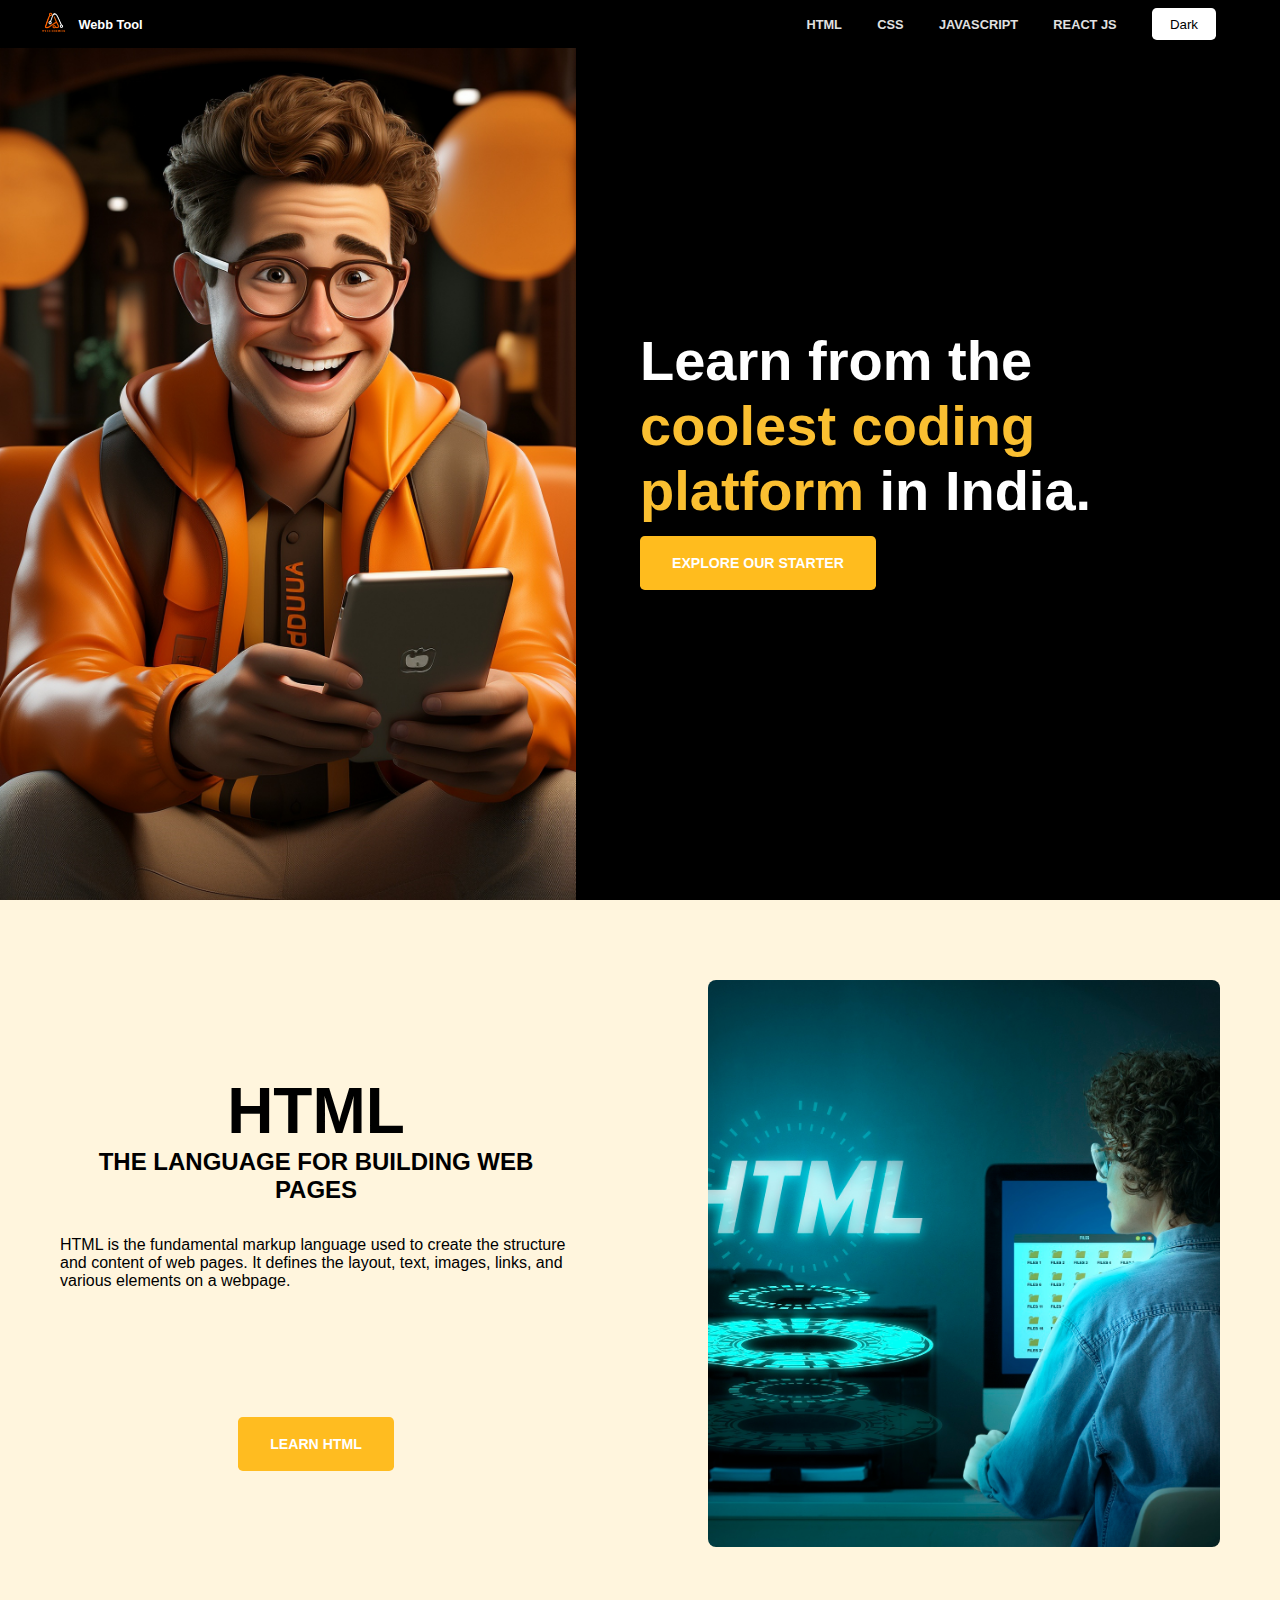
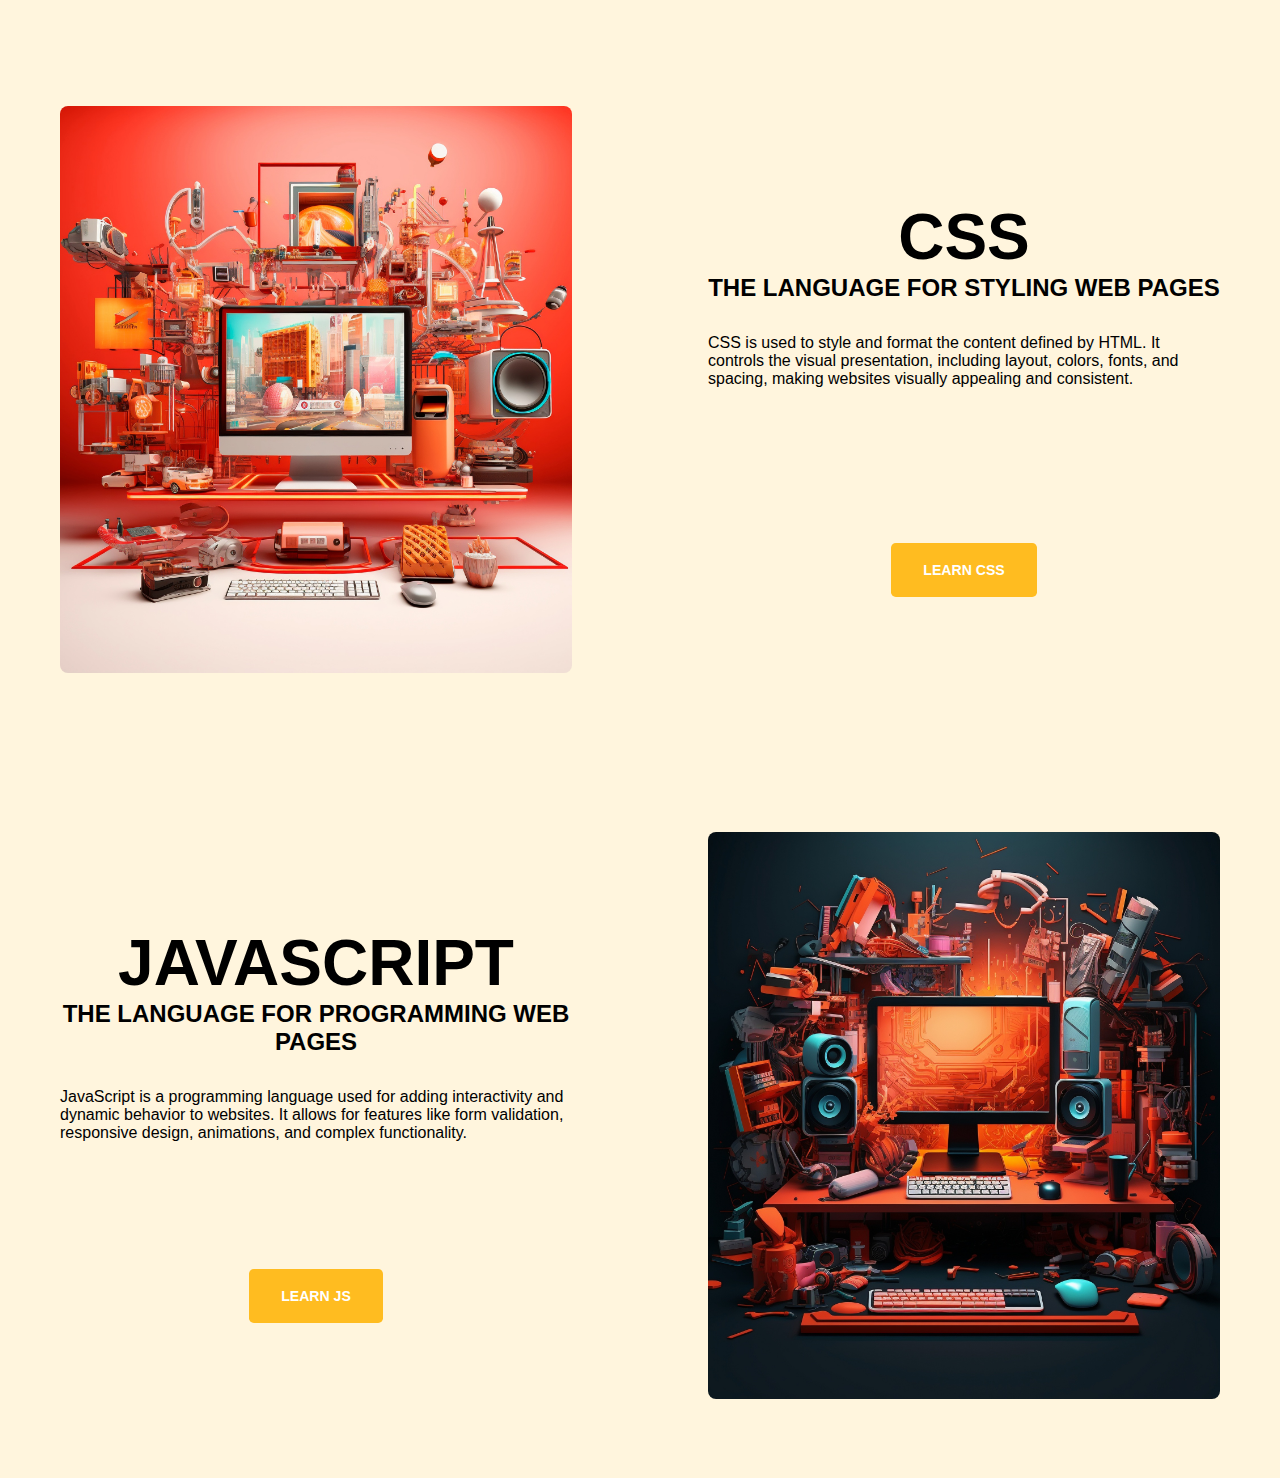
<file: index.html>
<!DOCTYPE html>
<html lang="en">

<head>
    <meta charset="UTF-8">
    <meta name="viewport" content="width=device-width, initial-scale=1.0">
    <title>Web Development</title>
    <link rel="stylesheet" href="./CSS/index.css">
    <link rel="shortcut icon" href="./pho/logo.jpg" type="image.jpg">
    <script defer src="./JS/index.js"></script>
</head>

<body>
    <div class="navbar">
        <div class="logo">
            <img src="./pho/webb logo.png">
            <span>webb tool</span>
        </div>
        <div class="menubox" id="menubox">
            <div class="row"></div>
            <div class="row"></div>
            <div class="row"></div>
        </div>
        <div class="links">
            <nav class="defoltnav">
                <a href="./CHTML/homehtml.html">html</a>
                <a href="./CCSS/home-css.html">css</a>
                <a href="#">javascript</a>
                <a href="#">react js</a>
                <button>dark</button>
            </nav>
        </div>
    </div>
    
    <div class="responnav" id="responnav">
        <div class="resplinks">
            <nav class="responav" id="responav">
                <a href="./CHTML/homehtml.html">html</a>
                <a href="./CCSS/home-css.html">css</a>
                <a href="#">javascript</a>
                <a href="#">react js</a>
                <button>dark</button>
            </nav>
        </div>
    </div>

<div class="lander">
        <div class="part1"></div>
        <div class="part2">
            <div class="part2in">
                <h1>Learn from the <span> coolest coding platform</span> in India.</h1>
                <button><a href="./roadmap/road.html">explore our starter</a></button>
            </div>
        </div>
</div>

<div class="landerres">
    <div class="landerbg">
        <div class="landpart2">
            <div class="landpart2in">
                <h1>Learn from the <span> coolest coding platform</span> in India.</h1>
                <button><a href="./roadmap/road.html">explore our starter</a></button>
            </div>
        </div>
    </div>
</div>

    <main>
        <div class="uplearn">
            <div class="learn">
                <div class="texts">
                    <div class="infom">
                    <h2 class="laname">html</h2>
                    <p class="oneline">The language for building web pages</p>
                    <p class="lanintro">HTML is the fundamental markup language used to create the structure and content
                        of web pages. It defines the layout, text, images, links, and various elements on a webpage.</p>
                    </div>
                    <button class="learnbtn"><a href="./CHTML/homehtml.html">learn html</a></button>
                </div>
                <div id="proimg1"></div>
            </div>

            <div class="learn">
                <div id="proimg2"></div>
                <div class="texts">
                    <div class="infom">
                    <h2 class="laname">css</h2>
                    <p class="oneline">The language for styling web pages</p>
                    <p class="lanintro">CSS is used to style and format the content defined by HTML. It controls the visual presentation, including layout, colors, fonts, and spacing, making websites visually appealing and consistent.</p>
                    </div>
                        <button class="learnbtn"><a href="./CCSS/home-css.html">learn css</a></button>
                </div>
            </div>

            <div class="learn">
                <div class="texts">
                    <div class="infom">
                    <h2 class="laname">JavaScript</h2>
                    <p class="oneline">The language for programming web pages</p>
                    <p class="lanintro">JavaScript is a programming language used for adding interactivity and dynamic behavior to websites. It allows for features like form validation, responsive design, animations, and complex functionality.</p>
                </div>
                <button class="learnbtn"><a href="#">learn js</a></button>
                </div>
                <div id="proimg3"></div>
            </div>
        </div>
    </main>
</body>

</html>
</file>
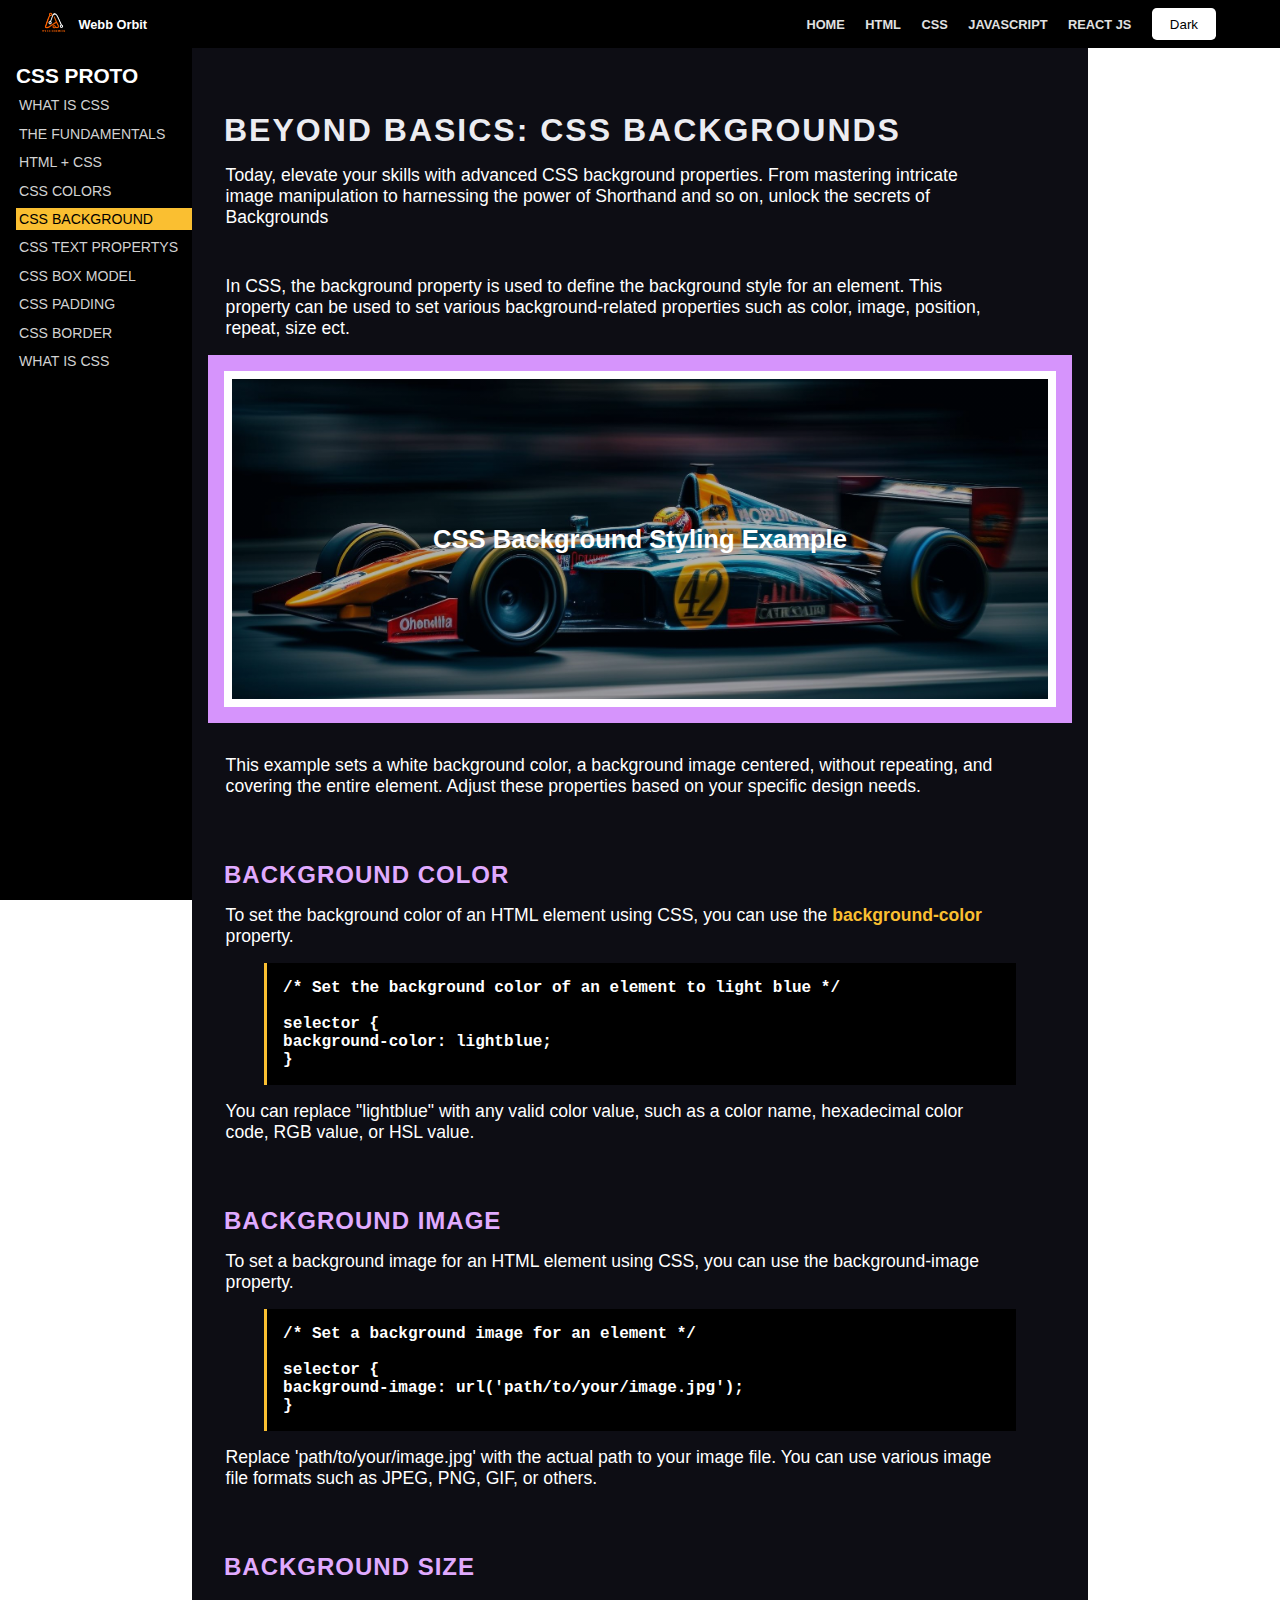
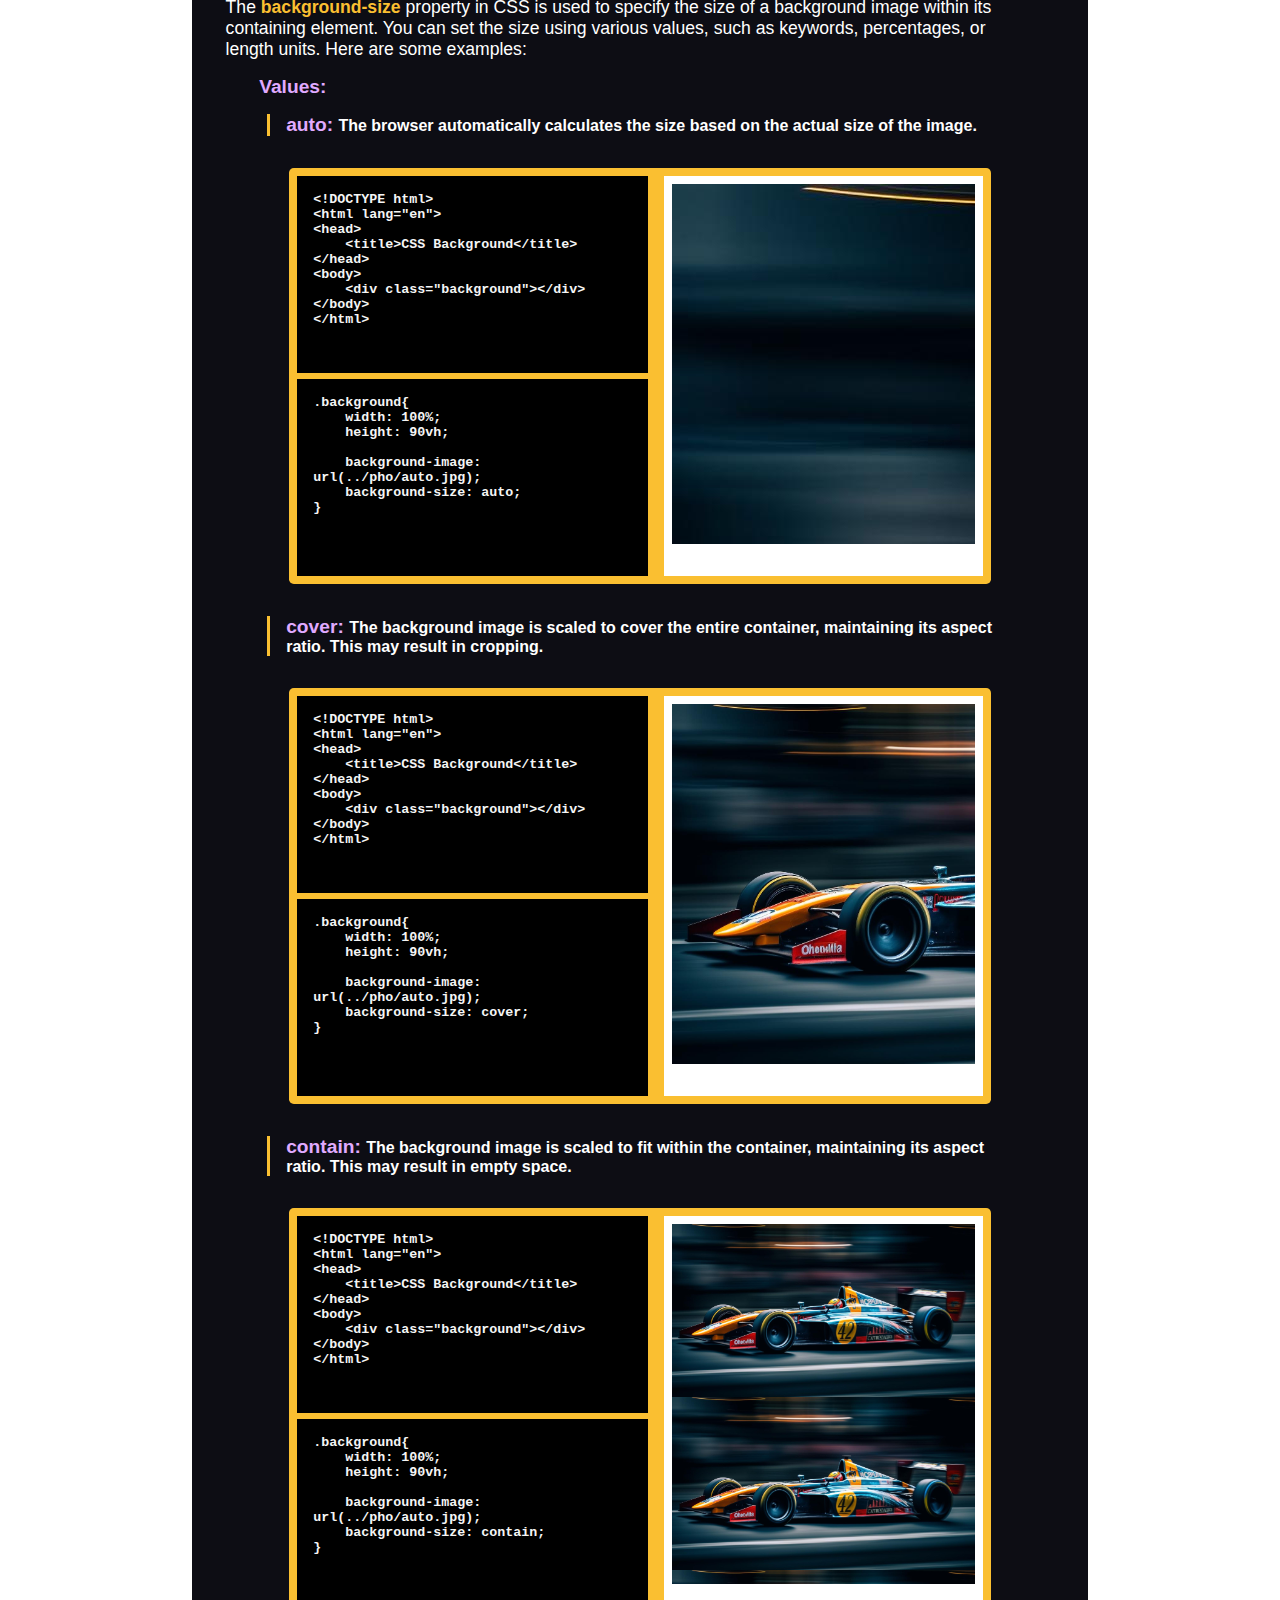
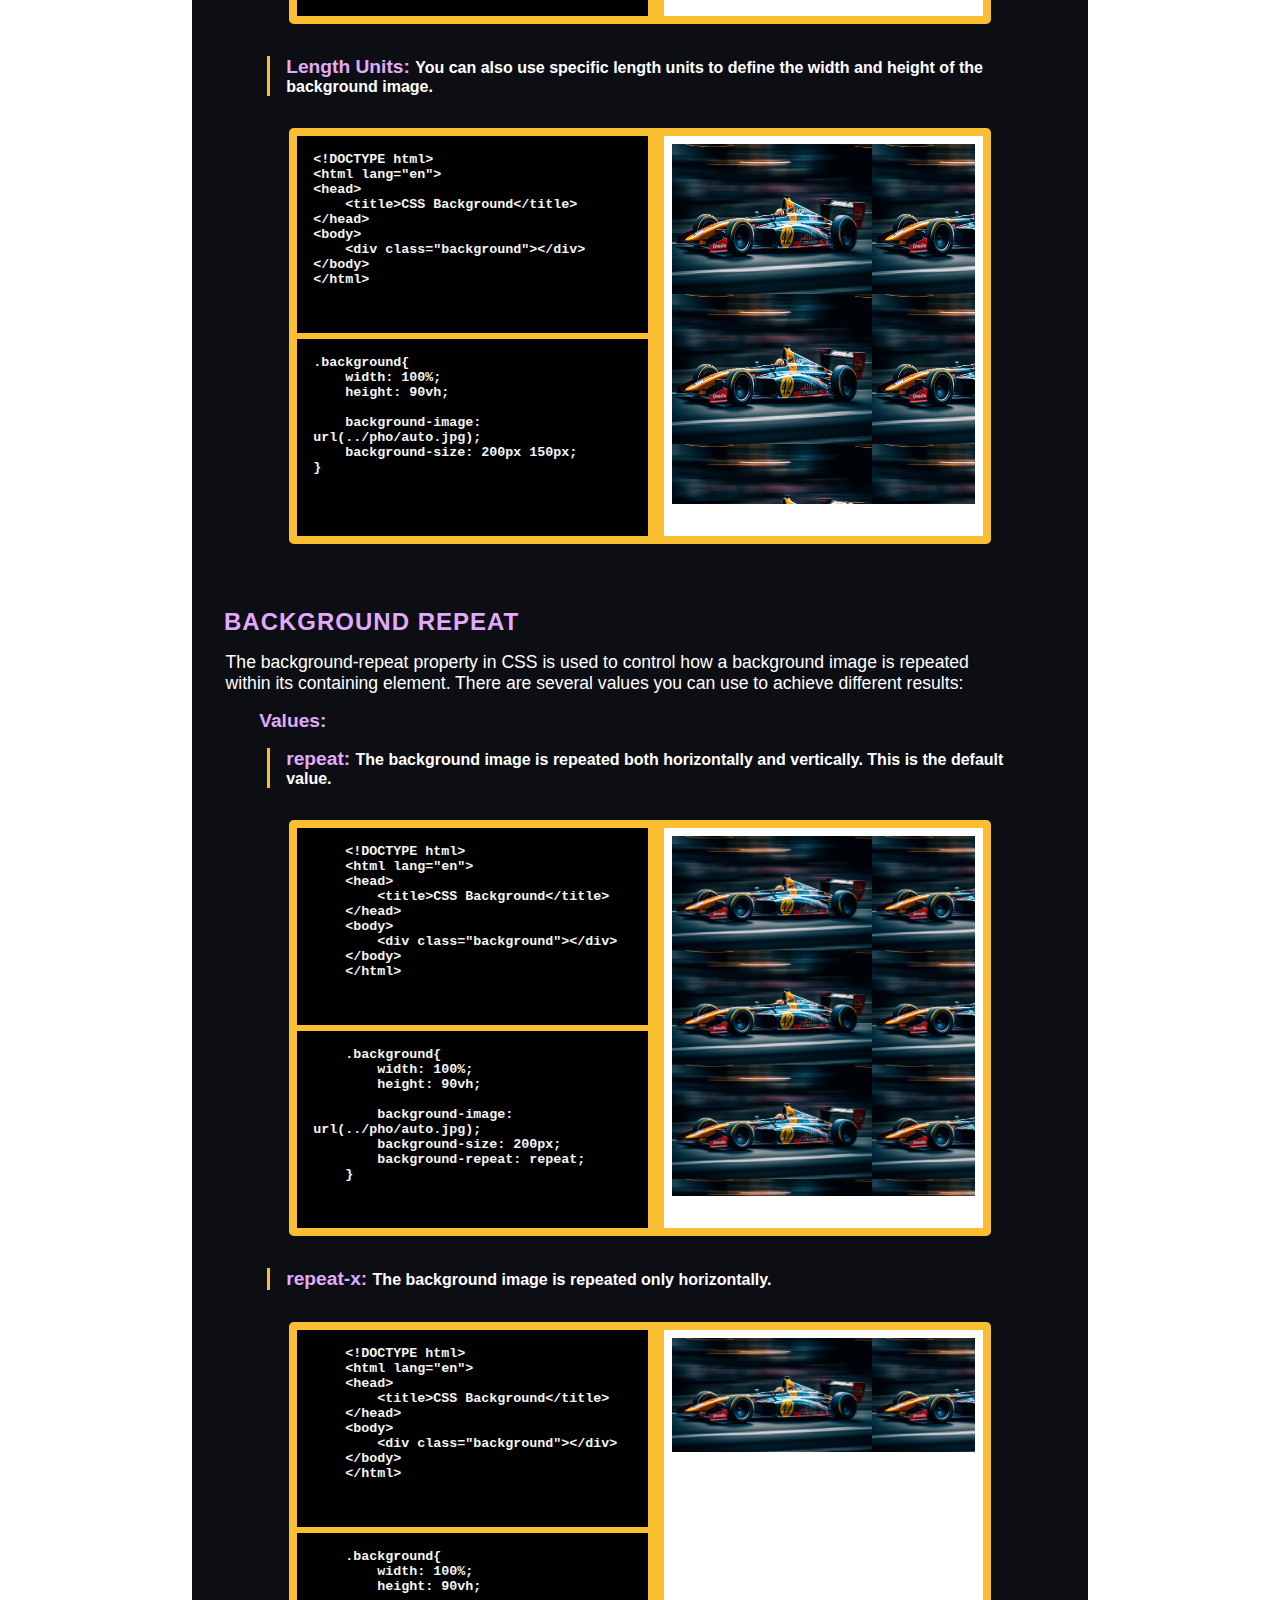
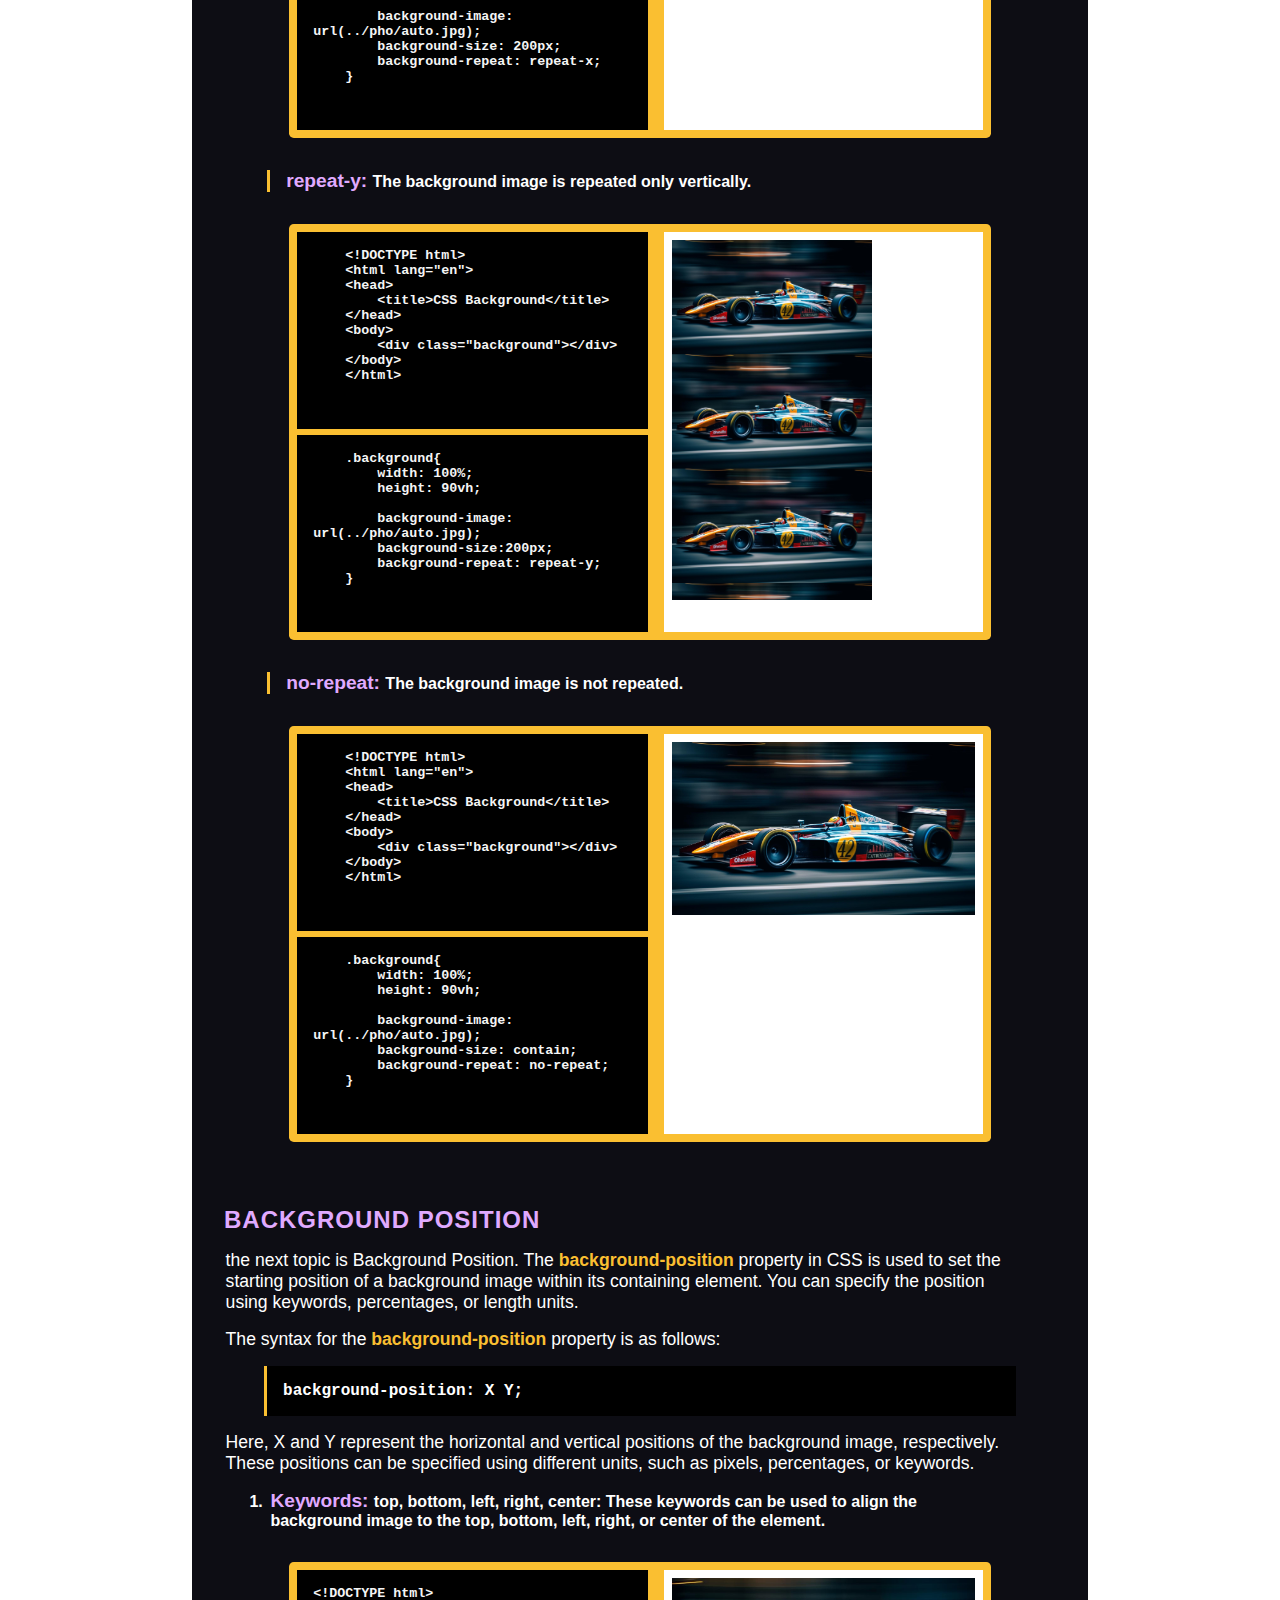
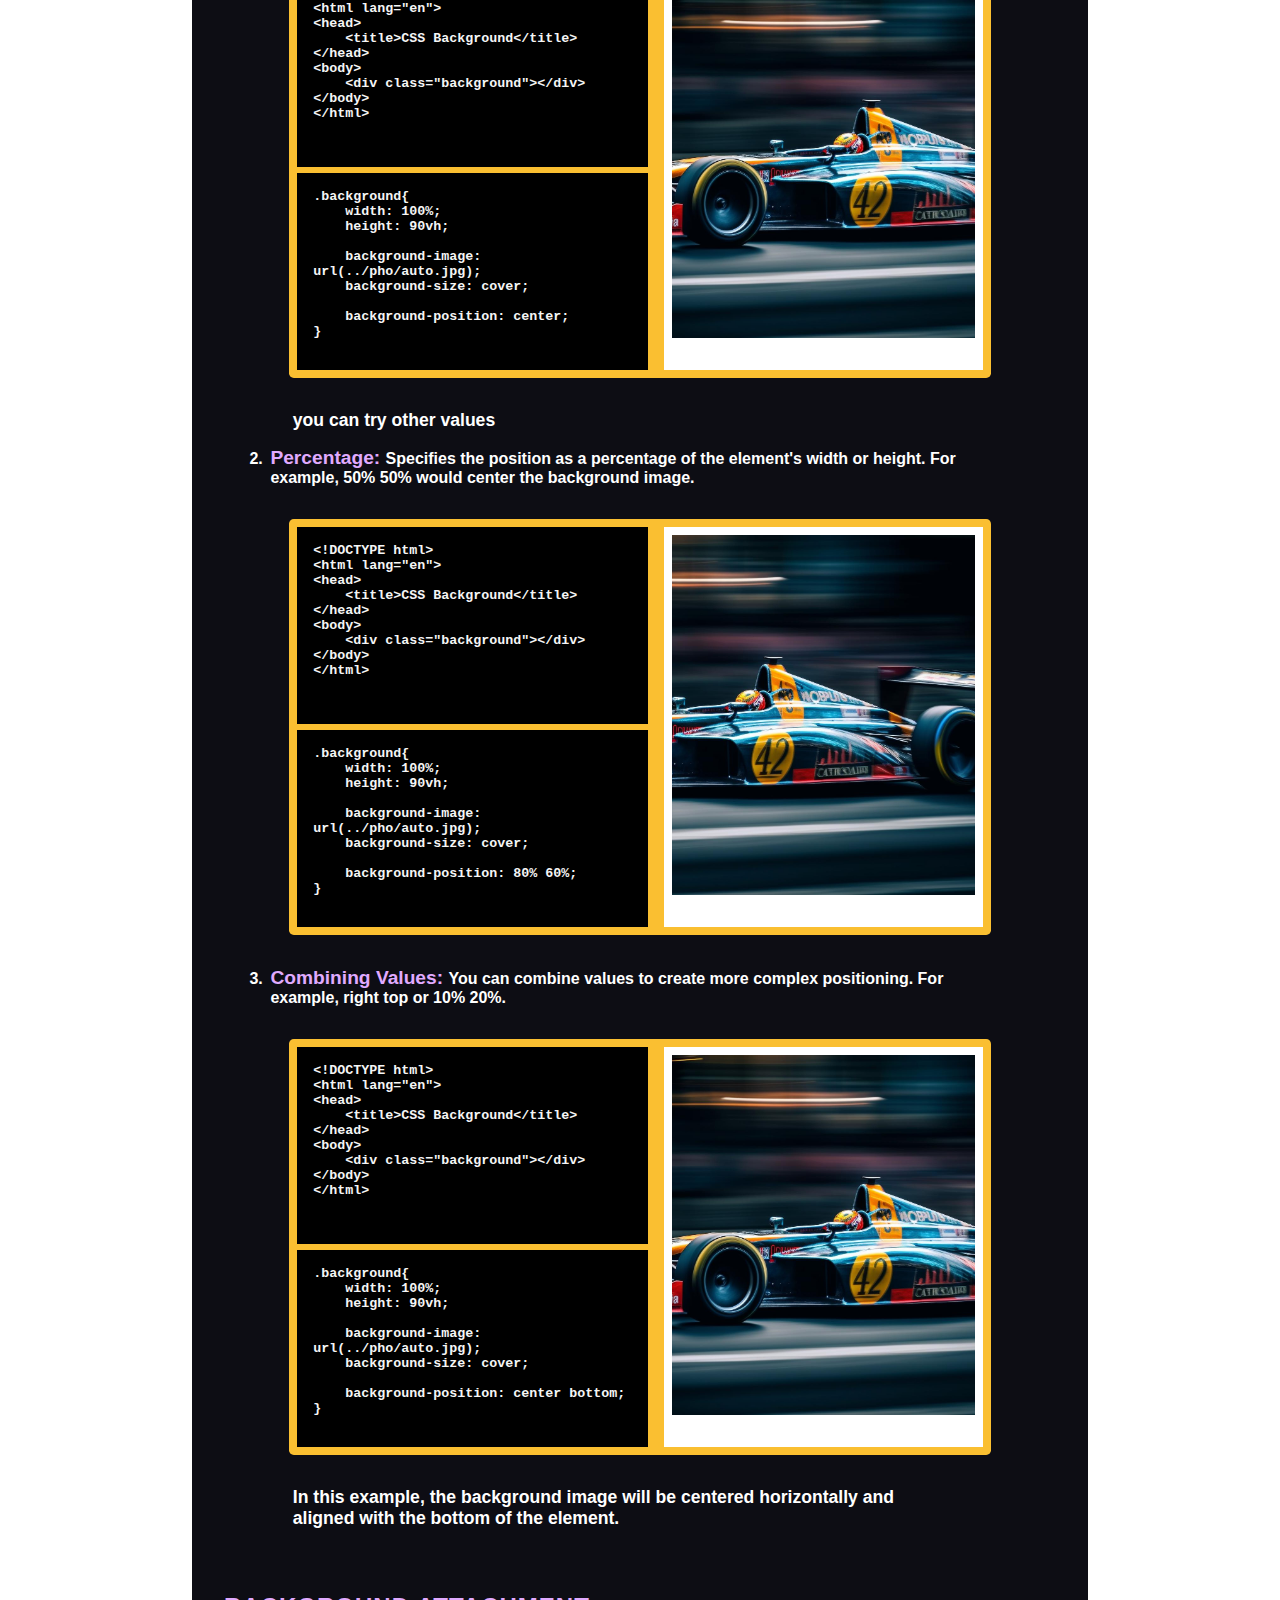
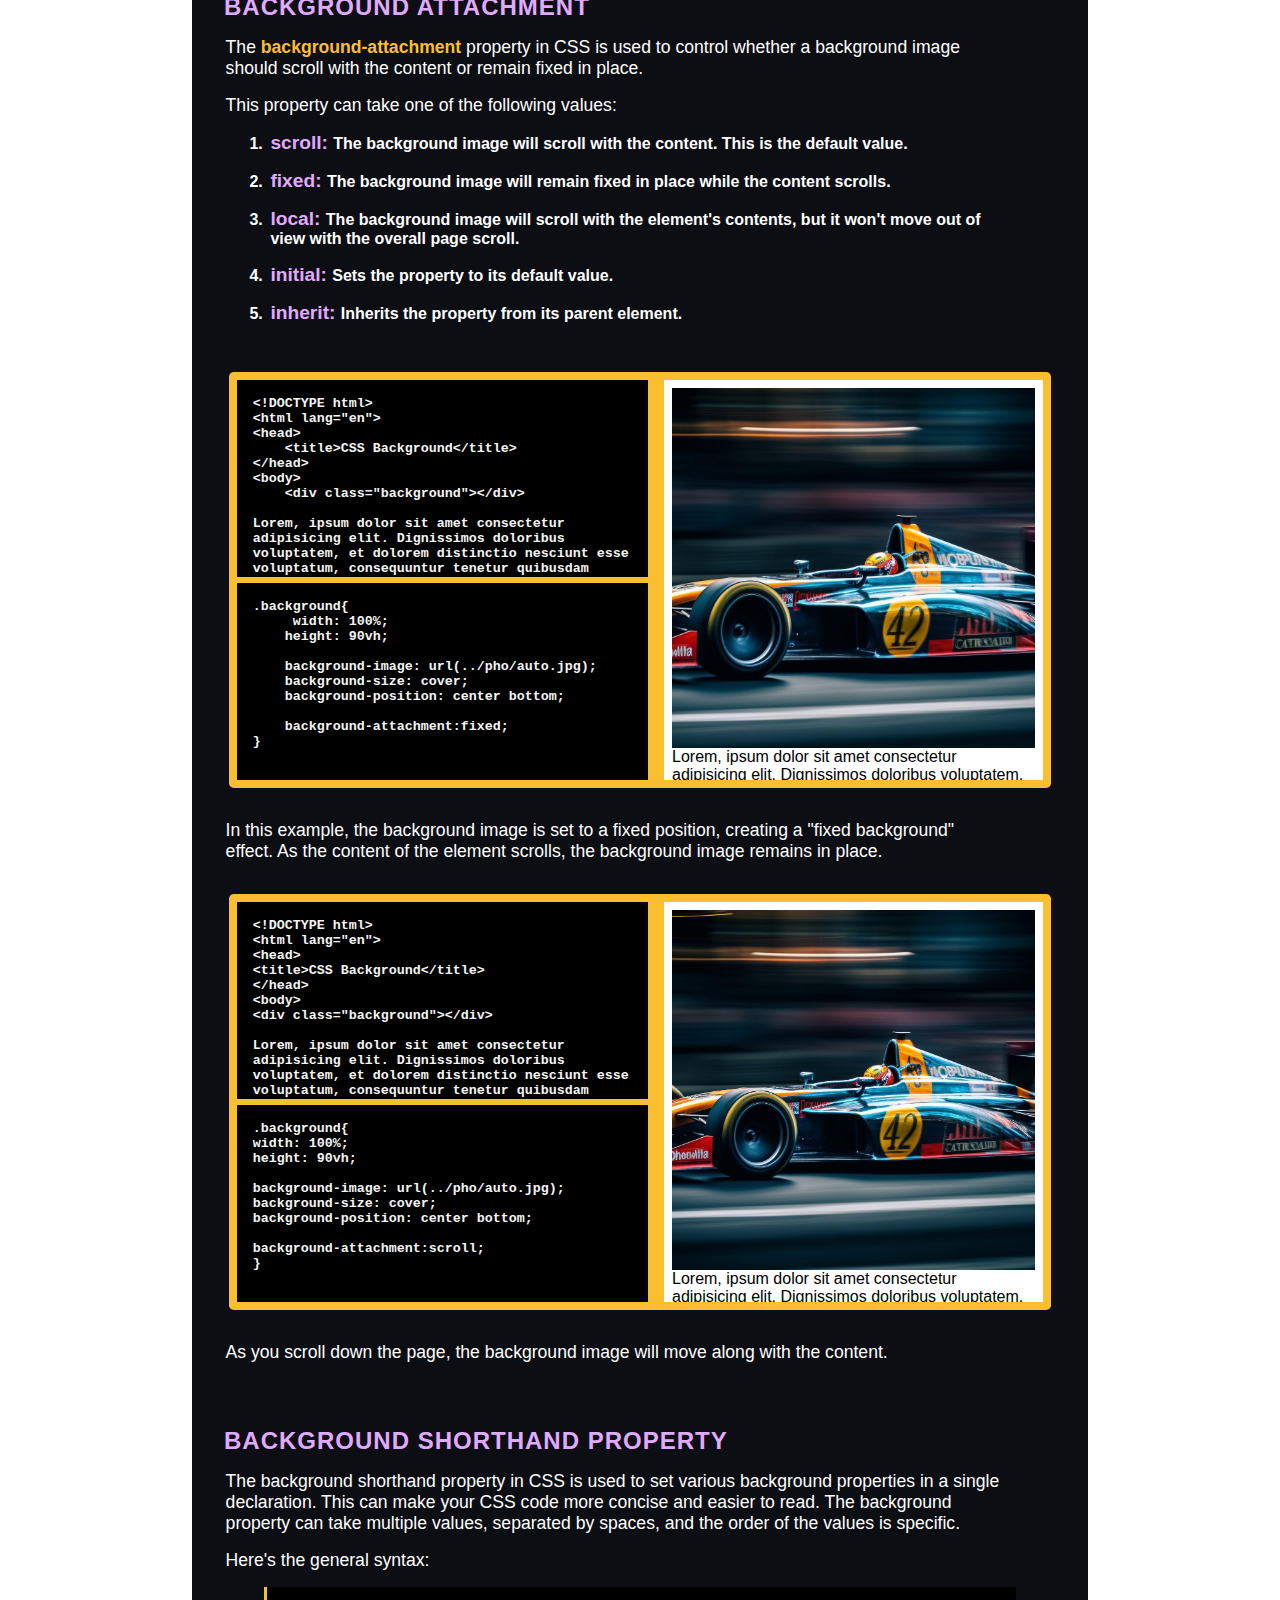
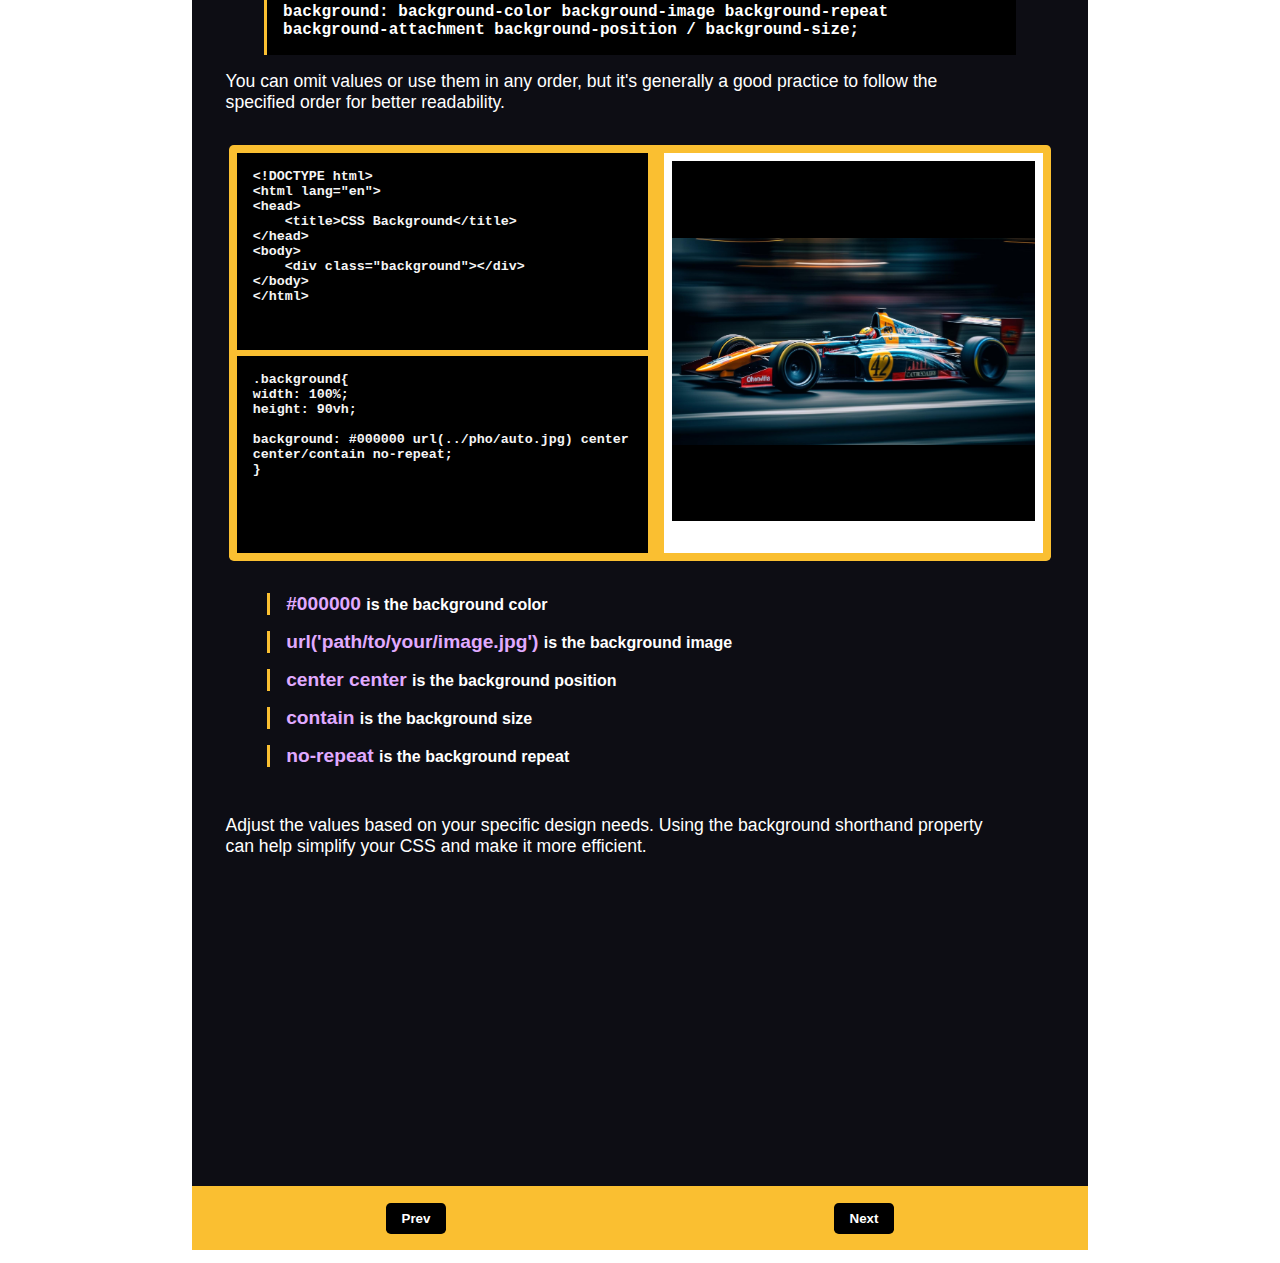
<file: CCSS/css-background.html>
<!DOCTYPE html>
<html lang="en">
<head>
    <meta charset="UTF-8">
    <meta name="viewport" content="width=device-width, initial-scale=1.0">
    <title>Document</title>
    <link rel="stylesheet" href="../CSS/coursnav.css">
    <link rel="stylesheet" href="../CSS/courscomponent.css">
    <link rel="stylesheet" href="../CSS/responsive.css">
</head>
<body>
    <div class="navbar">
        <div class="logo">
            <img src="../pho/webb logo.png">
            <span>webb orbit</span>
        </div>
        <div class="links">
            <nav>
                <a href="../index.html">home</a>
                <a href="../CHTML/homehtml.html">html</a>
                <a href="../CCSS/home-css.html">css</a>
                <a href="#">javascript</a>
                <a href="#">react js</a>
                <button>dark</button>
            </nav>
        </div>
    </div>

    <main>
        <div id="sidenav"></div>
        <div id="maincon">
            <h1 class="mainh1">Beyond Basics: CSS Backgrounds</h1>
            <p class="para">Today, elevate your skills with advanced CSS background properties. From mastering intricate image manipulation to harnessing the power of Shorthand and so on, unlock the secrets of Backgrounds</p>
            <p class="para m3top">In CSS, the background property is used to define the background style for an element. This property can be used to set various background-related properties such as color, image, position, repeat, size ect.</p>

            <div class="outputbox">
                <div class="output">
            <div class="bg" style="height: 20rem; background-color: black ;
            background:linear-gradient(rgba(0,0,0,0.3),rgba(0,0,0,0.3)), url(../pho/auto.jpg);
            background-size: cover; background-position: center; display: flex; align-items: center; justify-content: center;">
                <h1 style="color: white; font-size: 2vw;">CSS Background Styling Example</h1>
            </div>
                </div>
            </div>

            <p class="para">This example sets a white background color, a background image centered, without repeating, and covering the entire element. Adjust these properties based on your specific design needs.</p>

            <h2 class="mainh2">Background Color</h2>
            <p class="para">To set the background color of an HTML element using CSS, you can use the <span class="highlight bold">background-color</span> property. </p>

            <div class="syntax">
                <pre>
                    /* Set the background color of an element to light blue */

                    selector {
                        background-color: lightblue;                
                    }
                </pre>
            </div>
            <p class="para">You can replace "lightblue" with any valid color value, such as a color name, hexadecimal color code, RGB value, or HSL value.</p>

            <h2 class="mainh2">Background Image</h2>
            <p class="para">To set a background image for an HTML element using CSS, you can use the background-image property.</p>
            <div class="syntax">
                <pre>
                    /* Set a background image for an element */

                    selector {
                    background-image: url('path/to/your/image.jpg');
                    }
                </pre>
            </div>
            <p class="para">Replace 'path/to/your/image.jpg' with the actual path to your image file. You can use various image file formats such as JPEG, PNG, GIF, or others. </p>

            <h2 class="mainh2">Background Size</h2>
            <p class="para">
                The<span class="highlight bold"> background-size</span>  property in CSS is used to specify the size of a background image within its containing element. You can set the size using various values, such as keywords, percentages, or length units. Here are some examples:</p>
                <div class="listbox">
                    <p class="listpointer bold">Values:</p>
                    <ol>
                        <li><span class="listpointer">auto: </span>The browser automatically calculates the size based on the actual size of the image.</li>
                        <div class="csseditor">
                            <div class="writecode">
                                <textarea  class="codearea" spellcheck="false" name="csseditor">
<!DOCTYPE html>
<html lang="en">
<head>
    <title>CSS Background</title>
</head>
<body>
    <div class="background"></div>
</body>
</html>
                                </textarea>
                                <textarea  class="codearea" spellcheck="false" name="csseditor">
.background{
    width: 100%;
    height: 90vh;

    background-image: url(../pho/auto.jpg);
    background-size: auto;
}                                    
                                </textarea>
                            </div>
                            <div class="showcode">
                                <iframe class="codeoutput" frameborder="0"></iframe>
                            </div>
                        </div>

                        <li><span class="listpointer">cover: </span>The background image is scaled to cover the entire container, maintaining its aspect ratio. This may result in cropping.</li>
                        <div class="csseditor">
                            <div class="writecode">
                                <textarea  class="codearea" spellcheck="false" name="csseditor">
<!DOCTYPE html>
<html lang="en">
<head>
    <title>CSS Background</title>
</head>
<body>
    <div class="background"></div>
</body>
</html>
                                </textarea>
                                <textarea  class="codearea" spellcheck="false" name="csseditor">
.background{
    width: 100%;
    height: 90vh;

    background-image: url(../pho/auto.jpg);
    background-size: cover;
}                                    
                                </textarea>
                            </div>
                            <div class="showcode">
                                <iframe class="codeoutput" frameborder="0"></iframe>
                            </div>
                        </div>

                        <li><span class="listpointer">contain: </span>The background image is scaled to fit within the container, maintaining its aspect ratio. This may result in empty space.</li>
                        <div class="csseditor">
                            <div class="writecode">
                                <textarea  class="codearea" spellcheck="false" name="csseditor">
<!DOCTYPE html>
<html lang="en">
<head>
    <title>CSS Background</title>
</head>
<body>
    <div class="background"></div>
</body>
</html>
                                </textarea>
                                <textarea  class="codearea" spellcheck="false" name="csseditor">
.background{
    width: 100%;
    height: 90vh;

    background-image: url(../pho/auto.jpg);
    background-size: contain;
}                                    
                                </textarea>
                            </div>
                            <div class="showcode">
                                <iframe class="codeoutput" frameborder="0"></iframe>
                            </div>
                        </div>

                        <li><span class="listpointer">Length Units: </span>You can also use specific length units to define the width and height of the background image.</li>
                        <div class="csseditor">
                            <div class="writecode">
                                <textarea  class="codearea" spellcheck="false" name="csseditor">
<!DOCTYPE html>
<html lang="en">
<head>
    <title>CSS Background</title>
</head>
<body>
    <div class="background"></div>
</body>
</html>
                                </textarea>
                                <textarea  class="codearea" spellcheck="false" name="csseditor">
.background{
    width: 100%;
    height: 90vh;

    background-image: url(../pho/auto.jpg);
    background-size: 200px 150px;
}                                    
                                </textarea>
                            </div>
                            <div class="showcode">
                                <iframe class="codeoutput" frameborder="0"></iframe>
                            </div>
                        </div>
                    </ol>
                </div>

                <h2 class="mainh2">Background Repeat</h2>
                <p class="para">
                    The background-repeat property in CSS is used to control how a background image is repeated within its containing element. There are several values you can use to achieve different results:</p>
                    <div class="listbox">
                        <p class="listpointer bold">Values:</p>
                        <ol>
                            
                            <li><span class="listpointer">repeat: </span>The background image is repeated both horizontally and vertically. This is the default value.</li>
                            <div class="csseditor">
                                <div class="writecode">
                                    <textarea  class="codearea" spellcheck="false" name="csseditor">
    <!DOCTYPE html>
    <html lang="en">
    <head>
        <title>CSS Background</title>
    </head>
    <body>
        <div class="background"></div>
    </body>
    </html>
                                    </textarea>
                                    <textarea  class="codearea" spellcheck="false" name="csseditor">
    .background{
        width: 100%;
        height: 90vh;
    
        background-image: url(../pho/auto.jpg);
        background-size: 200px;
        background-repeat: repeat;
    }                                    
                                    </textarea>
                                </div>
                                <div class="showcode">
                                    <iframe class="codeoutput" frameborder="0"></iframe>
                                </div>
                            </div>

                            <li><span class="listpointer">repeat-x: </span>The background image is repeated only horizontally.</li>
                            <div class="csseditor">
                                <div class="writecode">
                                    <textarea  class="codearea" spellcheck="false" name="csseditor">
    <!DOCTYPE html>
    <html lang="en">
    <head>
        <title>CSS Background</title>
    </head>
    <body>
        <div class="background"></div>
    </body>
    </html>
                                    </textarea>
                                    <textarea  class="codearea" spellcheck="false" name="csseditor">
    .background{
        width: 100%;
        height: 90vh;
    
        background-image: url(../pho/auto.jpg);
        background-size: 200px;
        background-repeat: repeat-x;
    }                                    
                                    </textarea>
                                </div>
                                <div class="showcode">
                                    <iframe class="codeoutput" frameborder="0"></iframe>
                                </div>
                            </div>

                            <li><span class="listpointer">repeat-y: </span> The background image is repeated only vertically.</li>
                            <div class="csseditor">
                                <div class="writecode">
                                    <textarea  class="codearea" spellcheck="false" name="csseditor">
    <!DOCTYPE html>
    <html lang="en">
    <head>
        <title>CSS Background</title>
    </head>
    <body>
        <div class="background"></div>
    </body>
    </html>
                                    </textarea>
                                    <textarea  class="codearea" spellcheck="false" name="csseditor">
    .background{
        width: 100%;
        height: 90vh;
    
        background-image: url(../pho/auto.jpg);
        background-size:200px;
        background-repeat: repeat-y;
    }                                    
                                    </textarea>
                                </div>
                                <div class="showcode">
                                    <iframe class="codeoutput" frameborder="0"></iframe>
                                </div>
                            </div>

                            <li><span class="listpointer">no-repeat: </span>The background image is not repeated.</li>
                            <div class="csseditor">
                                <div class="writecode">
                                    <textarea  class="codearea" spellcheck="false" name="csseditor">
    <!DOCTYPE html>
    <html lang="en">
    <head>
        <title>CSS Background</title>
    </head>
    <body>
        <div class="background"></div>
    </body>
    </html>
                                    </textarea>
                                    <textarea  class="codearea" spellcheck="false" name="csseditor">
    .background{
        width: 100%;
        height: 90vh;
    
        background-image: url(../pho/auto.jpg);
        background-size: contain;
        background-repeat: no-repeat;
    }                                    
                                    </textarea>
                                </div>
                                <div class="showcode">
                                    <iframe class="codeoutput" frameborder="0"></iframe>
                                </div>
                            </div>
                        </ol>
                    </div>

            <h2 class="mainh2">Background Position</h2>
            <p class="para">the next topic is Background Position. The <span class="highlight bold">background-position</span> property in CSS is used to set the starting position of a background image within its containing element. You can specify the position using keywords, percentages, or length units.</p>
            <p class="para">The syntax for the <span class="highlight bold">background-position</span> property is as follows:</p>

            <div class="syntax">
                <pre>
                    background-position: X Y;
                </pre>
            </div>
            <p class="para">Here, X and Y represent the horizontal and vertical positions of the background image, respectively. These positions can be specified using different units, such as pixels, percentages, or keywords.</p>
            <div class="listbox">
                <ul>
                    <li><span class="listpointer">Keywords: </span>top, bottom, left, right, center: These keywords can be used to align the background image to the top, bottom, left, right, or center of the element.</li>
                    <div class="csseditor">
                        <div class="writecode">
                            <textarea  class="codearea" spellcheck="false" name="csseditor">
<!DOCTYPE html>
<html lang="en">
<head>
    <title>CSS Background</title>
</head>
<body>
    <div class="background"></div>
</body>
</html>
                            </textarea>
                            <textarea  class="codearea" spellcheck="false" name="csseditor">
.background{
    width: 100%;
    height: 90vh;
                                
    background-image: url(../pho/auto.jpg);
    background-size: cover;

    background-position: center;
}                                  
                            </textarea>
                        </div>
                        <div class="showcode">
                            <iframe class="codeoutput" frameborder="0"></iframe>
                        </div>
                    </div>
                    <p class="para">you can try other values</p>
                    <li><span class="listpointer">Percentage: </span>Specifies the position as a percentage of the element's width or height. For example, 50% 50% would center the background image.</li>
                    <div class="csseditor">
                        <div class="writecode">
                            <textarea  class="codearea" spellcheck="false" name="csseditor">
<!DOCTYPE html>
<html lang="en">
<head>
    <title>CSS Background</title>
</head>
<body>
    <div class="background"></div>
</body>
</html>
                            </textarea>
                            <textarea  class="codearea" spellcheck="false" name="csseditor">
.background{
    width: 100%;
    height: 90vh;
                                
    background-image: url(../pho/auto.jpg);
    background-size: cover;

    background-position: 80% 60%;
}                                  
                            </textarea>
                        </div>
                        <div class="showcode">
                            <iframe class="codeoutput" frameborder="0"></iframe>
                        </div>
                    </div>

                    <li><span class="listpointer">Combining Values: </span>You can combine values to create more complex positioning. For example, right top or 10% 20%.</li>
                    <div class="csseditor">
                        <div class="writecode">
                            <textarea  class="codearea" spellcheck="false" name="csseditor">
<!DOCTYPE html>
<html lang="en">
<head>
    <title>CSS Background</title>
</head>
<body>
    <div class="background"></div>
</body>
</html>
                            </textarea>
                            <textarea  class="codearea" spellcheck="false" name="csseditor">
.background{
    width: 100%;
    height: 90vh;
                                
    background-image: url(../pho/auto.jpg);
    background-size: cover;

    background-position: center bottom;
}                                  
                            </textarea>
                        </div>
                        <div class="showcode">
                            <iframe class="codeoutput" frameborder="0"></iframe>
                        </div>
                    </div>
                    <p class="para">In this example, the background image will be centered horizontally and aligned with the bottom of the element.</p>
                </ul>
            </div>

            <h2 class="mainh2">background Attachment</h2>
            <p class="para">
                The <span class="highlight bold">background-attachment</span> property in CSS is used to control whether a background image should scroll with the content or remain fixed in place.</p>
                <p class="para">This property can take one of the following values:</p>

                <div class="listbox">
                    <ul>
                        <li><span class="listpointer">scroll: </span>The background image will scroll with the content. This is the default value.</li>
                        <li><span class="listpointer">fixed: </span>The background image will remain fixed in place while the content scrolls.</li>
                        <li><span class="listpointer">local: </span>The background image will scroll with the element's contents, but it won't move out of view with the overall page scroll.</li>
                        <li><span class="listpointer">initial: </span>Sets the property to its default value.</li>
                        <li><span class="listpointer">inherit: </span> Inherits the property from its parent element.</li>
                    </ul>
                </div>
                <div class="csseditor">
                    <div class="writecode">
                        <textarea  class="codearea" spellcheck="false" name="csseditor">
<!DOCTYPE html>
<html lang="en">
<head>
    <title>CSS Background</title>
</head>
<body>
    <div class="background"></div>

Lorem, ipsum dolor sit amet consectetur adipisicing elit. Dignissimos doloribus voluptatem, et dolorem distinctio nesciunt esse voluptatum, consequuntur tenetur quibusdam rerum autem quisquam nam omnis beatae alias debitis ut quam architecto reprehenderit natus explicabo voluptate animi nisi. Vel veniam, distinctio hic neque cum repellendus ipsa in corrupti alias, dignissimos unde nemo. Error commodi nam culpa, nulla accusantium quaerat quae architecto aut a quis, recusandae nesciunt consequuntur quos explicabo aspernatur dolorum rem! Similique est veritatis facere. Recusandae natus odio quibusdam voluptatem mollitia modi ipsa rerum? Possimus dolor libero voluptatum sit magni numquam cumque laborum aut sequi sint quos cum atque, fuga accusantium vero veritatis perspiciatis officiis velit. Soluta amet dolor at deleniti, sit commodi aspernatur assumenda sed nisi delectus adipisci earum culpa quos temporibus ab, ullam unde provident? Est, consectetur atque ducimus quo corporis saepe fuga. Fuga officia qui, ex exercitationem eaque illum quasi quis, iure veritatis in distinctio facilis mollitia. Animi tenetur sint ut sit magnam, ducimus quis nam? Veniam omnis amet ipsam officiis, ex, ipsum ut veritatis laudantium dolor nemo sit blanditiis enim. Minus quis blanditiis autem, voluptatum rerum sint ea eaque illum architecto amet unde omnis alias pariatur repellat vero sapiente harum praesentium sunt maiores, ab nemo laudantium.
</body>
</html>
                        </textarea>
                        <textarea  class="codearea" spellcheck="false" name="csseditor">
.background{
     width: 100%;
    height: 90vh;
                                                            
    background-image: url(../pho/auto.jpg);
    background-size: cover;
    background-position: center bottom;

    background-attachment:fixed;
}  
                        </textarea>
                    </div>
                    <div class="showcode">
                        <iframe class="codeoutput" frameborder="0"></iframe>
                    </div>
                </div>
<p class="para">In this example, the background image is set to a fixed position, creating a "fixed background" effect. As the content of the element scrolls, the background image remains in place.</p>

<div class="csseditor">
    <div class="writecode">
        <textarea  class="codearea" spellcheck="false" name="csseditor">
<!DOCTYPE html>
<html lang="en">
<head>
<title>CSS Background</title>
</head>
<body>
<div class="background"></div>

Lorem, ipsum dolor sit amet consectetur adipisicing elit. Dignissimos doloribus voluptatem, et dolorem distinctio nesciunt esse voluptatum, consequuntur tenetur quibusdam rerum autem quisquam nam omnis beatae alias debitis ut quam architecto reprehenderit natus explicabo voluptate animi nisi. Vel veniam, distinctio hic neque cum repellendus ipsa in corrupti alias, dignissimos unde nemo. Error commodi nam culpa, nulla accusantium quaerat quae architecto aut a quis, recusandae nesciunt consequuntur quos explicabo aspernatur dolorum rem! Similique est veritatis facere. Recusandae natus odio quibusdam voluptatem mollitia modi ipsa rerum? Possimus dolor libero voluptatum sit magni numquam cumque laborum aut sequi sint quos cum atque, fuga accusantium vero veritatis perspiciatis officiis velit. Soluta amet dolor at deleniti, sit commodi aspernatur assumenda sed nisi delectus adipisci earum culpa quos temporibus ab, ullam unde provident? Est, consectetur atque ducimus quo corporis saepe fuga. Fuga officia qui, ex exercitationem eaque illum quasi quis, iure veritatis in distinctio facilis mollitia. Animi tenetur sint ut sit magnam, ducimus quis nam? Veniam omnis amet ipsam officiis, ex, ipsum ut veritatis laudantium dolor nemo sit blanditiis enim. Minus quis blanditiis autem, voluptatum rerum sint ea eaque illum architecto amet unde omnis alias pariatur repellat vero sapiente harum praesentium sunt maiores, ab nemo laudantium.
</body>
</html>
        </textarea>
        <textarea  class="codearea" spellcheck="false" name="csseditor">
.background{
width: 100%;
height: 90vh;
                                            
background-image: url(../pho/auto.jpg);
background-size: cover;
background-position: center bottom;

background-attachment:scroll;
}  
        </textarea>
    </div>
    <div class="showcode">
        <iframe class="codeoutput" frameborder="0"></iframe>
    </div>
</div>
<p class="para">As you scroll down the page, the background image will move along with the content.</p>

<h2 class="mainh2">background shorthand property</h2>
<p class="para">The background shorthand property in CSS is used to set various background properties in a single declaration. This can make your CSS code more concise and easier to read. The background property can take multiple values, separated by spaces, and the order of the values is specific.</p>
<p class="para"> Here's the general syntax:</p>

<div class="syntax">
    <pre>
        background: background-color background-image background-repeat background-attachment background-position / background-size;
    </pre>
</div>
<p class="para">You can omit values or use them in any order, but it's generally a good practice to follow the specified order for better readability. </p>

<div class="csseditor">
    <div class="writecode">
        <textarea  class="codearea" spellcheck="false" name="csseditor">
<!DOCTYPE html>
<html lang="en">
<head>
    <title>CSS Background</title>
</head>
<body>
    <div class="background"></div>
</body>
</html>
        </textarea>
        <textarea  class="codearea" spellcheck="false" name="csseditor">
.background{
width: 100%;
height: 90vh;

background: #000000 url(../pho/auto.jpg) center center/contain no-repeat;
}             
        </textarea>
    </div>
    <div class="showcode">
        <iframe class="codeoutput" frameborder="0"></iframe>
    </div>
</div>
<div class="listbox">
    <ol>
        <li><span class="listpointer">#000000 </span>is the background color</li>
        <li><span class="listpointer">url('path/to/your/image.jpg') </span>is the background image</li>
        <li><span class="listpointer">center center </span>is the background position</li>
        <li><span class="listpointer">contain </span>is the background size</li>
        <li><span class="listpointer">no-repeat </span>is the background repeat</li>
    </ol>
</div>
<p class="para">Adjust the values based on your specific design needs. Using the background shorthand property can help simplify your CSS and make it more efficient.</p>
<div class="inpro">
    <p class="para">Great! If you've successfully implemented the desired background styling using CSS, congratulations! CSS provides a lot of flexibility for creating visually appealing and dynamic backgrounds on your web pages</p>
    <p class="para">Experiment with different properties and values to achieve the desired look and feel for your web pages.</p>

</div>
        </div>
    </main>
</body>
<script src="../JS/cCSS.js"></script>
</html>
</file>
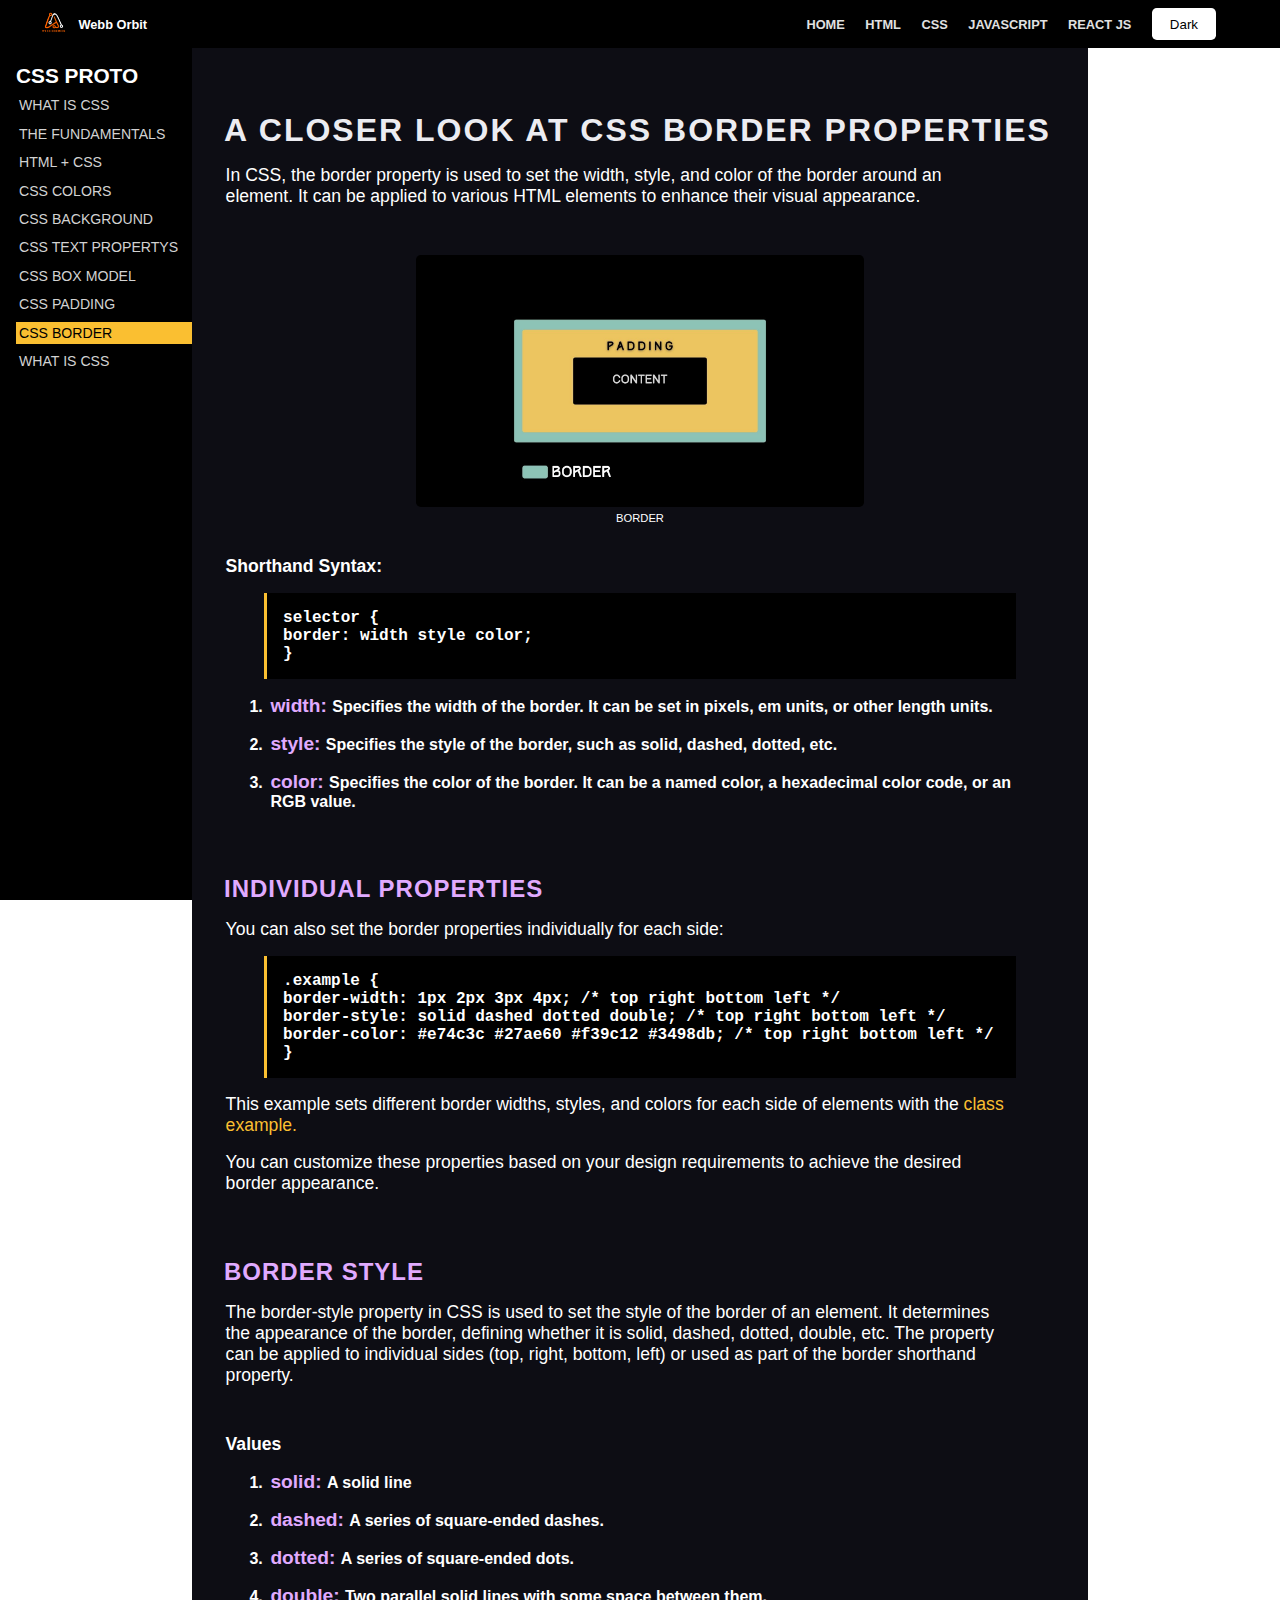
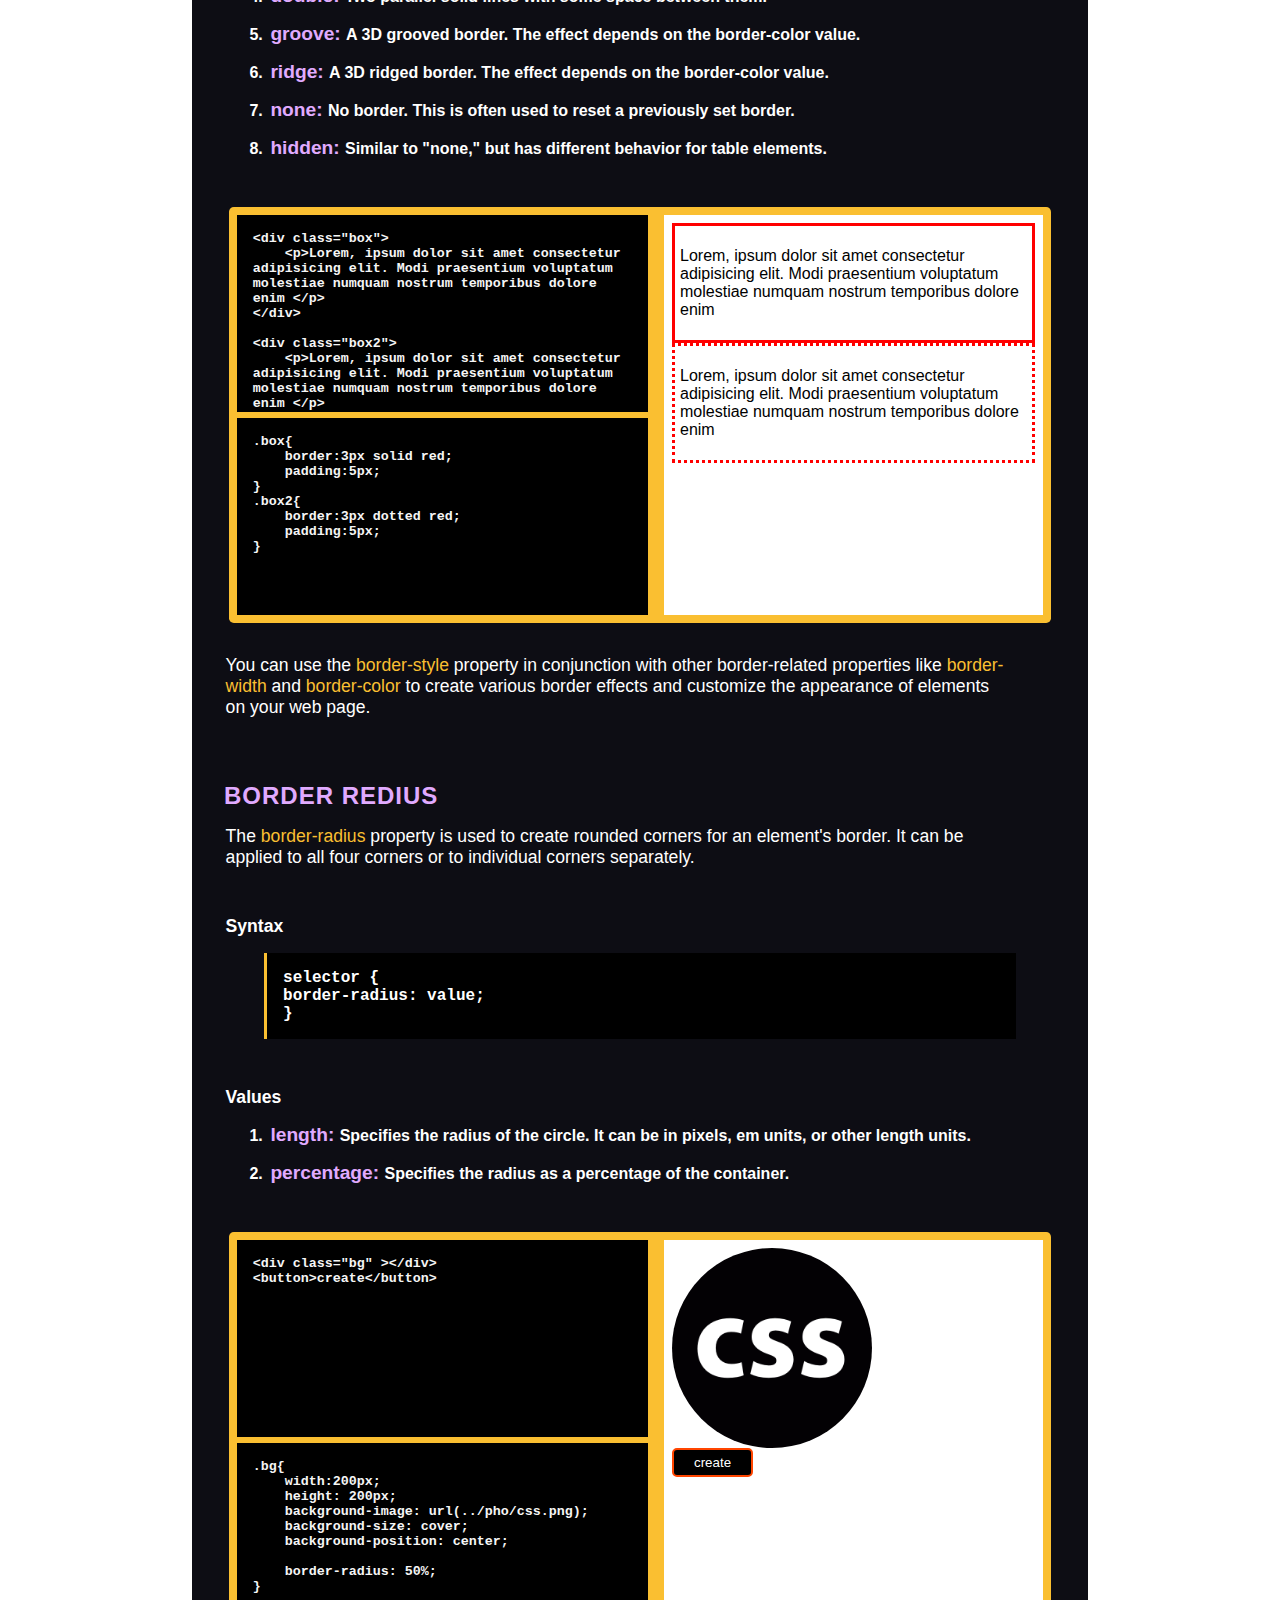
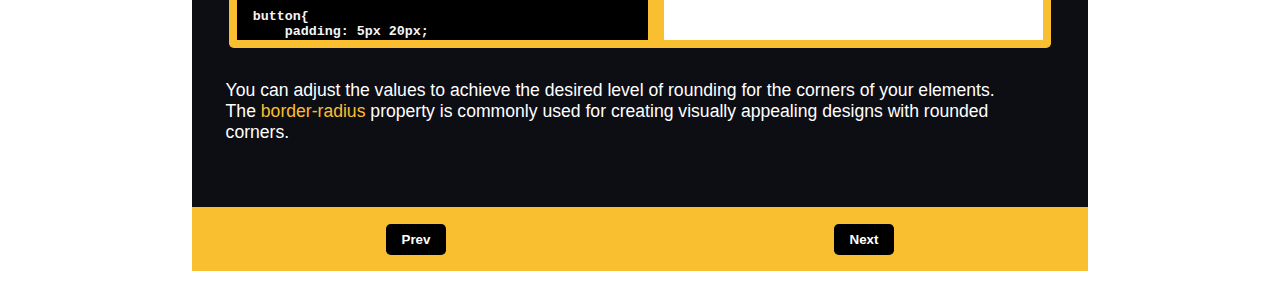
<file: CCSS/css-border.html>
<!DOCTYPE html>
<html lang="en">
<head>
    <meta charset="UTF-8">
    <meta name="viewport" content="width=device-width, initial-scale=1.0">
    <title>Document</title>
    <link rel="stylesheet" href="../CSS/coursnav.css">
    <link rel="stylesheet" href="../CSS/courscomponent.css">
</head>
<body>
    <div class="navbar">
        <div class="logo">
            <img src="../pho/webb logo.png">
            <span>webb orbit</span>
        </div>
        <div class="links">
            <nav>
                <a href="../index.html">home</a>
                <a href="../CHTML/homehtml.html">html</a>
                <a href="../CCSS/home-css.html">css</a>
                <a href="#">javascript</a>
                <a href="#">react js</a>
                <button>dark</button>
            </nav>
        </div>
    </div>

    <main>
        <div id="sidenav"></div>
        <div id="maincon">
            <h1 class="mainh1">A Closer Look at CSS Border properties</h1>
            <p class="para">
                In CSS, the border property is used to set the width, style, and color of the border around an element. It can be applied to various HTML elements to enhance their visual appearance.</p>
                <div class="photobox">
                    <img src="../pho/border.jpg"class="photo">
                    <p class="photop">border</p>
                </div>

            <p class="para bold">Shorthand Syntax:</p>
            <div class="syntax">
                <pre>
                    selector {
                        border: width style color;
                      }                      
                </pre>
            </div>
            <div class="listbox">
                <ul>
                    <li><span class="listpointer">width: </span>Specifies the width of the border. It can be set in pixels, em units, or other length units.</li>
                    <li><span class="listpointer">style: </span>Specifies the style of the border, such as solid, dashed, dotted, etc.</li>
                    <li><span class="listpointer">color: </span> Specifies the color of the border. It can be a named color, a hexadecimal color code, or an RGB value.
                    </li>
                </ul>
            </div>
            <h2 class="mainh2">Individual Properties</h2>
            <p class="para">You can also set the border properties individually for each side:</p>
            <div class="syntax">
                <pre>
                    .example {
                        border-width: 1px 2px 3px 4px; /* top right bottom left */
                        border-style: solid dashed dotted double; /* top right bottom left */
                        border-color: #e74c3c #27ae60 #f39c12 #3498db; /* top right bottom left */
                      }                      
                </pre>
            </div>
            <p class="para">This example sets different border widths, styles, and colors for each side of elements with the  <span class="highlight">class example.</span></p>
            <p class="para">You can customize these properties based on your design requirements to achieve the desired border appearance.</p>

            <h2 class="mainh2">border style</h2>
            <p class="para">
                The border-style property in CSS is used to set the style of the border of an element. It determines the appearance of the border, defining whether it is solid, dashed, dotted, double, etc. The property can be applied to individual sides (top, right, bottom, left) or used as part of the border shorthand property.</p>
                <p class="para m3top bold">Values</p>
                <div class="listbox">
                    <ul>
                        <li><span class="listpointer">solid: </span>A solid line</li>
                        <li><span class="listpointer">dashed: </span>A series of square-ended dashes.</li>
                        <li><span class="listpointer">dotted: </span>A series of square-ended dots.</li>
                        <li><span class="listpointer">double: </span>Two parallel solid lines with some space between them.</li>
                        <li><span class="listpointer">groove: </span>A 3D grooved border. The effect depends on the border-color value.</li>
                        <li><span class="listpointer">ridge: </span>A 3D ridged border. The effect depends on the border-color value.</li>
                        <li><span class="listpointer">none: </span>No border. This is often used to reset a previously set border.</li>
                        <li><span class="listpointer">hidden: </span>Similar to "none," but has different behavior for table elements.</li>
                    </ul>
                </div>
                <div class="csseditor">
                    <div class="writecode">
                        <textarea  class="codearea" spellcheck="false" name="csseditor">
<div class="box">
    <p>Lorem, ipsum dolor sit amet consectetur adipisicing elit. Modi praesentium voluptatum molestiae numquam nostrum temporibus dolore enim </p>
</div>

<div class="box2">
    <p>Lorem, ipsum dolor sit amet consectetur adipisicing elit. Modi praesentium voluptatum molestiae numquam nostrum temporibus dolore enim </p>
</div>
                        </textarea>
                        <textarea  class="codearea" spellcheck="false" name="csseditor">
.box{
    border:3px solid red;
    padding:5px;
}                            
.box2{
    border:3px dotted red;
    padding:5px;
}                            
                        </textarea>
                    </div>
                    <div class="showcode">
                        <iframe class="codeoutput" frameborder="0"></iframe>
                    </div>
                </div>
                <p class="para">You can use the <span class="highlight">border-style</span> property in conjunction with other border-related properties like <span class="highlight">border-width</span> and <span class="highlight">border-color</span> to create various border effects and customize the appearance of elements on your web page.</p>
                <h2 class="mainh2 ">border redius</h2>
                <p class="para">The <span class="highlight">border-radius</span> property is used to create rounded corners for an element's border. It can be applied to all four corners or to individual corners separately.</p>
                <p class="para bold m3top">Syntax</p>
                <div class="syntax">
                    <pre>
                        selector {
                            border-radius: value;
                        }                          
                    </pre>
                </div>
                <p class="para m3top bold">Values</p>
                <div class="listbox">
                    <ul>
                        <li><span class="listpointer">length: </span>Specifies the radius of the circle. It can be in pixels, em units, or other length units.</li>
                        <li><span class="listpointer">percentage: </span>Specifies the radius as a percentage of the container.</li>
                    </ul>
                </div>
                <div class="csseditor">
                    <div class="writecode">
                        <textarea  class="codearea" spellcheck="false" name="csseditor">
<div class="bg" ></div>                    
<button>create</button>        
                        </textarea>
                        <textarea  class="codearea" spellcheck="false" name="csseditor">
.bg{
    width:200px;
    height: 200px;
    background-image: url(../pho/css.png);
    background-size: cover;
    background-position: center;
                            
    border-radius: 50%;
}

button{
    padding: 5px 20px;
    background-color: black;
    color: white;
                                
    border: 2px solid orangered;
    border-radius: 5px;
}
</textarea>
                    </div>
                    <div class="showcode">
                        <iframe class="codeoutput" frameborder="0"></iframe>
                    </div>
                </div>
                <p class="para">You can adjust the values to achieve the desired level of rounding for the corners of your elements. The <span class="highlight">border-radius</span> property is commonly used for creating visually appealing designs with rounded corners.</p>
        </div>
    </main>
</body>
<script src="../JS/cCSS.js"></script>
</html>
</file>
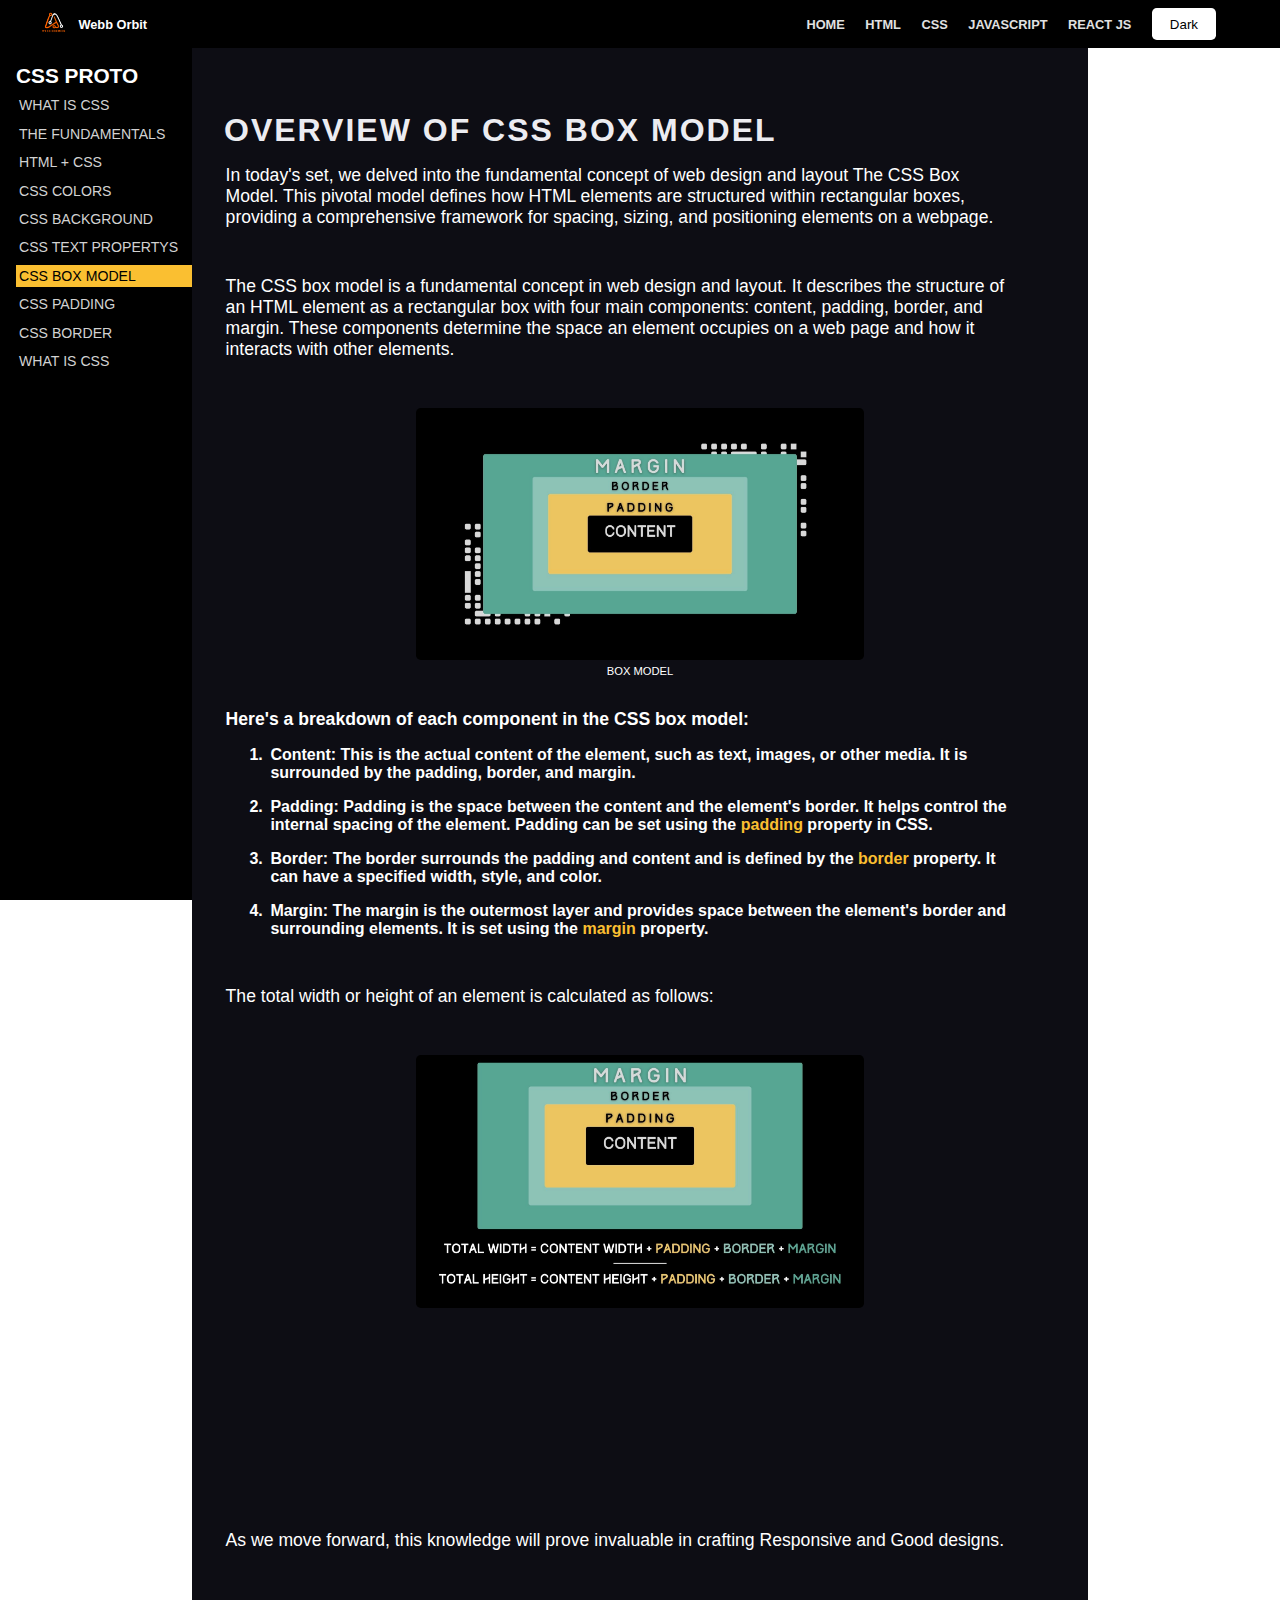
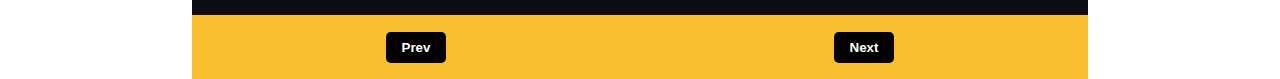
<file: CCSS/css-box-model.html>
<!DOCTYPE html>
<html lang="en">
<head>
    <meta charset="UTF-8">
    <meta name="viewport" content="width=device-width, initial-scale=1.0">
    <title>Document</title>
    <link rel="stylesheet" href="../CSS/coursnav.css">
    <link rel="stylesheet" href="../CSS/courscomponent.css">
</head>
<body>
    <div class="navbar">
        <div class="logo">
            <img src="../pho/webb logo.png">
            <span>webb orbit</span>
        </div>
        <div class="links">
            <nav>
                <a href="../index.html">home</a>
                <a href="../CHTML/homehtml.html">html</a>
                <a href="../CCSS/home-css.html">css</a>
                <a href="#">javascript</a>
                <a href="#">react js</a>
                <button>dark</button>
            </nav>
        </div>
    </div>

    <main>
        <div id="sidenav"></div>
        <div id="maincon">
            <h1 class="mainh1">overview of css box model</h1>
            <p class="para">In today's set, we delved into the fundamental concept of web design and layout The CSS Box Model. This pivotal model defines how HTML elements are structured within rectangular boxes, providing a comprehensive framework for spacing, sizing, and positioning elements on a webpage.</p>
            <p class="para m3top">
                The CSS box model is a fundamental concept in web design and layout. It describes the structure of an HTML element as a rectangular box with four main components: content, padding, border, and margin. These components determine the space an element occupies on a web page and how it interacts with other elements.</p>

               <div class="photobox">
                    <img src="../pho/box-model.jpg"class="photo">
                    <p class="photop">box model</p>
                </div>

                <p class="para bold">Here's a breakdown of each component in the CSS box model:</p>
                <div class="listbox">
                    <ul>
                        <li><span class="lisipointer">Content: </span>This is the actual content of the element, such as text, images, or other media. It is surrounded by the padding, border, and margin.</li>
                        <li><span class="lisipointer">Padding: </span>Padding is the space between the content and the element's border. It helps control the internal spacing of the element. Padding can be set using the <span class="highlight">padding</span> property in CSS.</li>
                        <li><span class="lisipointer">Border: </span>The border surrounds the padding and content and is defined by the <span class="highlight">border</span> property. It can have a specified width, style, and color.</li>
                        <li><span class="lisipointer">Margin: </span>The margin is the outermost layer and provides space between the element's border and surrounding elements. It is set using the <span class="highlight">margin</span> property.</li>
                    </ul>
                </div>
                <p class="para">The total width or height of an element is calculated as follows:</p>

                <div class="photobox">
                    <img src="../pho/boxmodel-calculation.jpg"class="photo">
                    <p class="photop"></p>
                </div>

                <div class="inpro">
                    <p class="para">Understanding the box model is crucial for creating consistent and well-designed layouts in web development. Keep in mind that the box model can be influenced by the CSS <span class="bold">box-sizing</span> property,</p>
                </div>
                <p class="para">As we move forward, this knowledge will prove invaluable in crafting Responsive and Good designs.</p>
        </div>
    </main>
</body>
<script src="../JS/cCSS.js"></script>
</html>
</file>
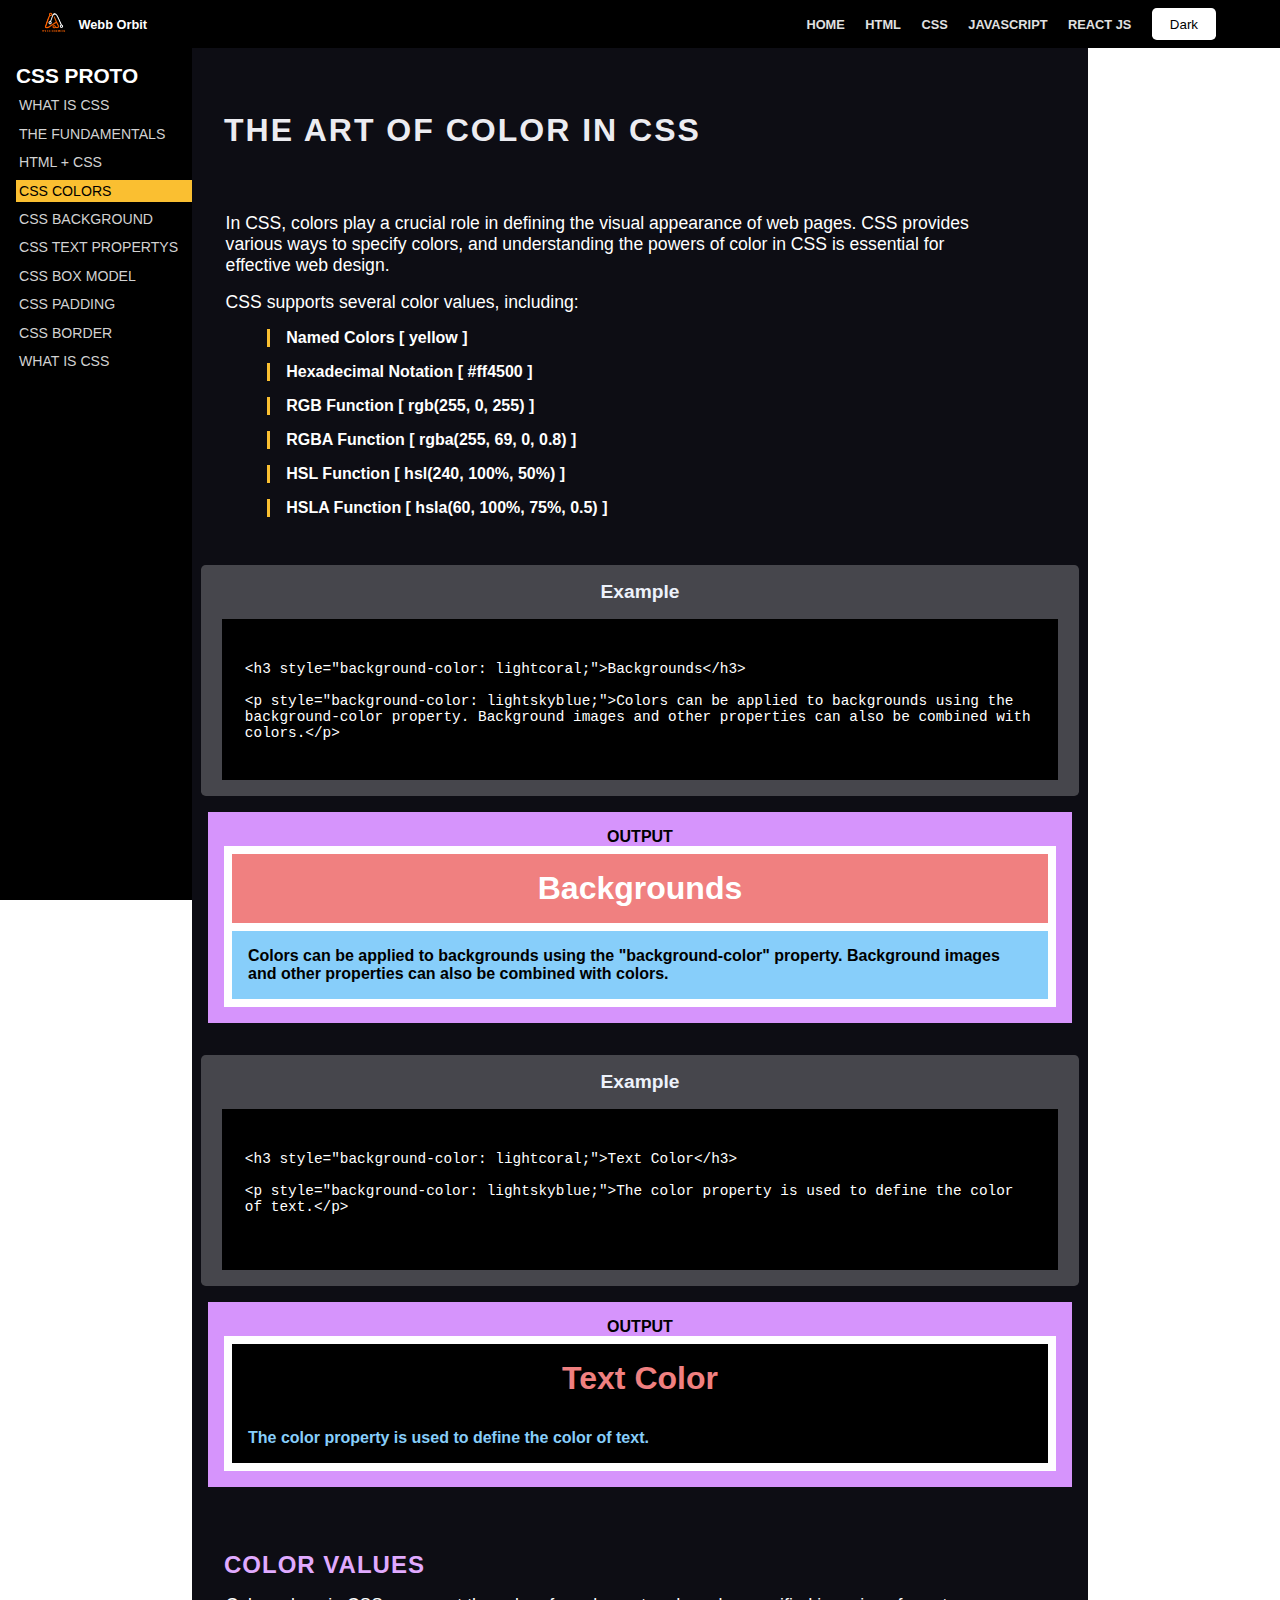
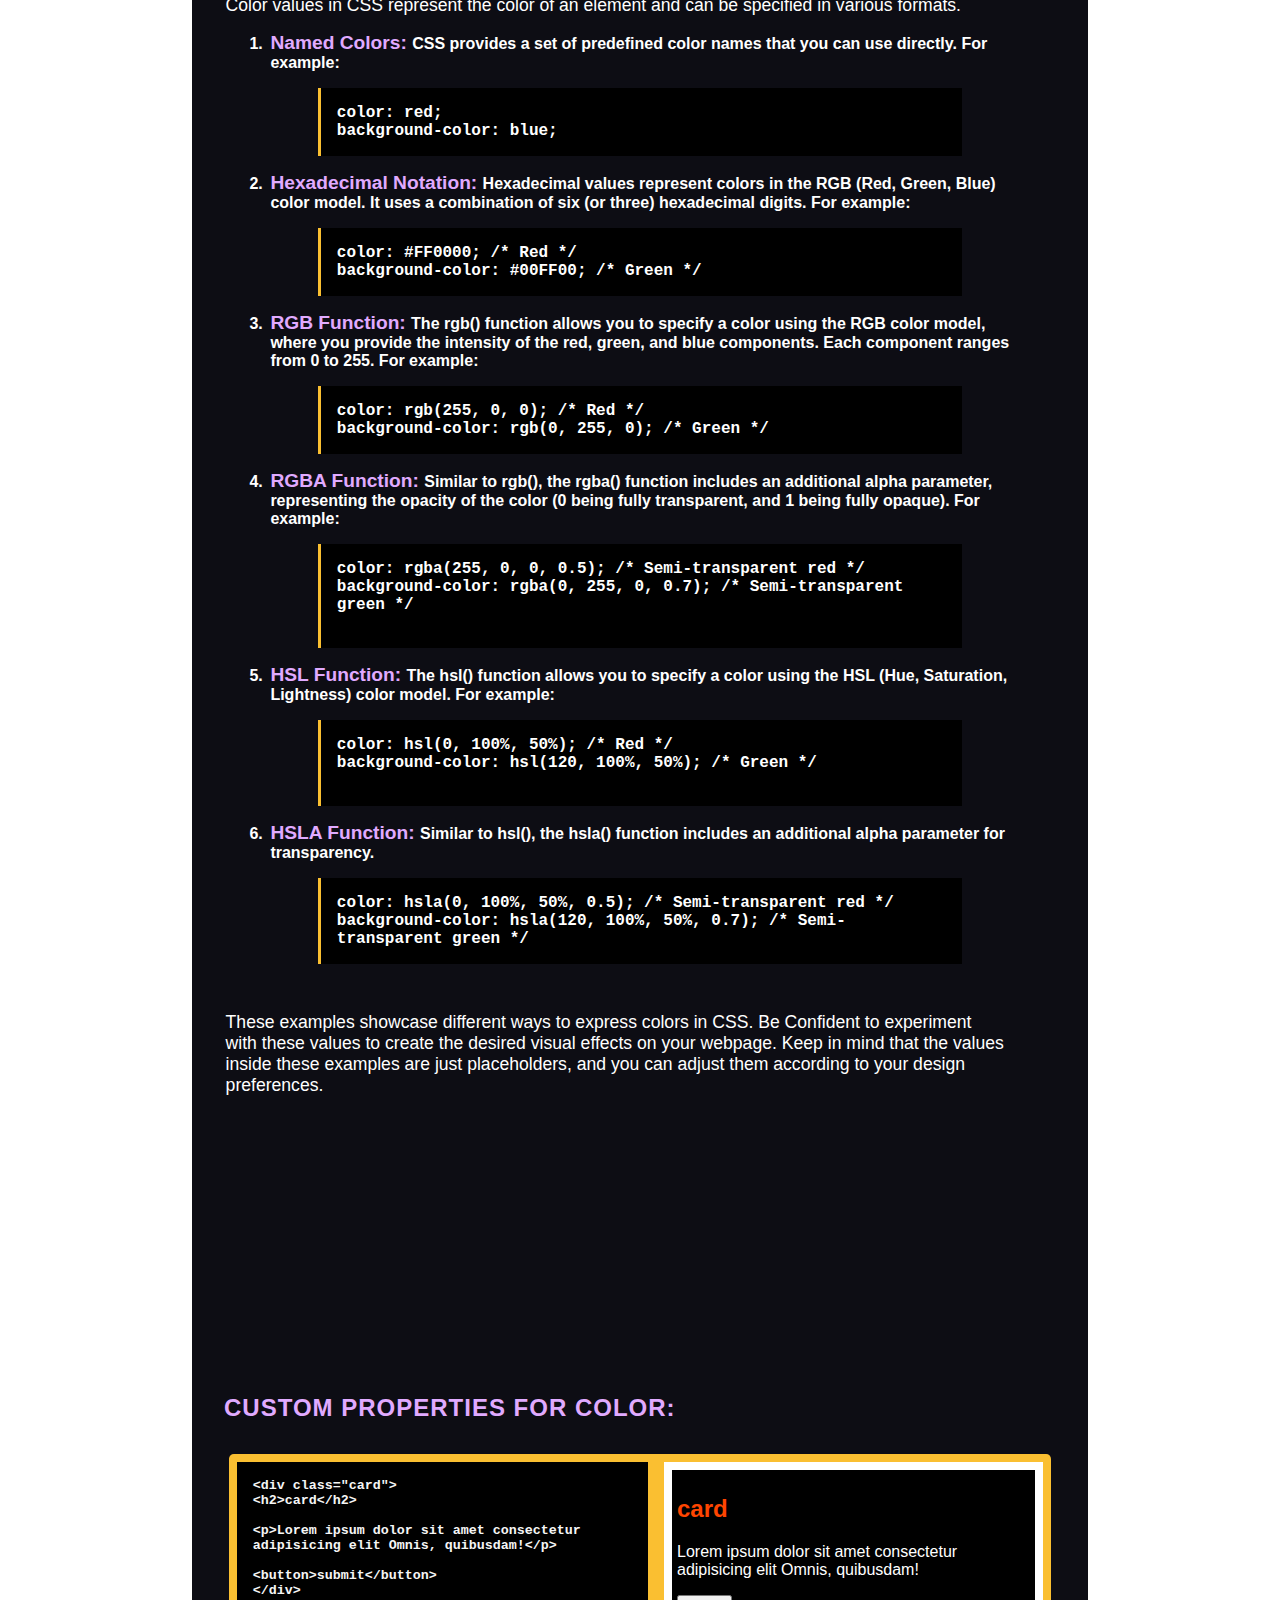
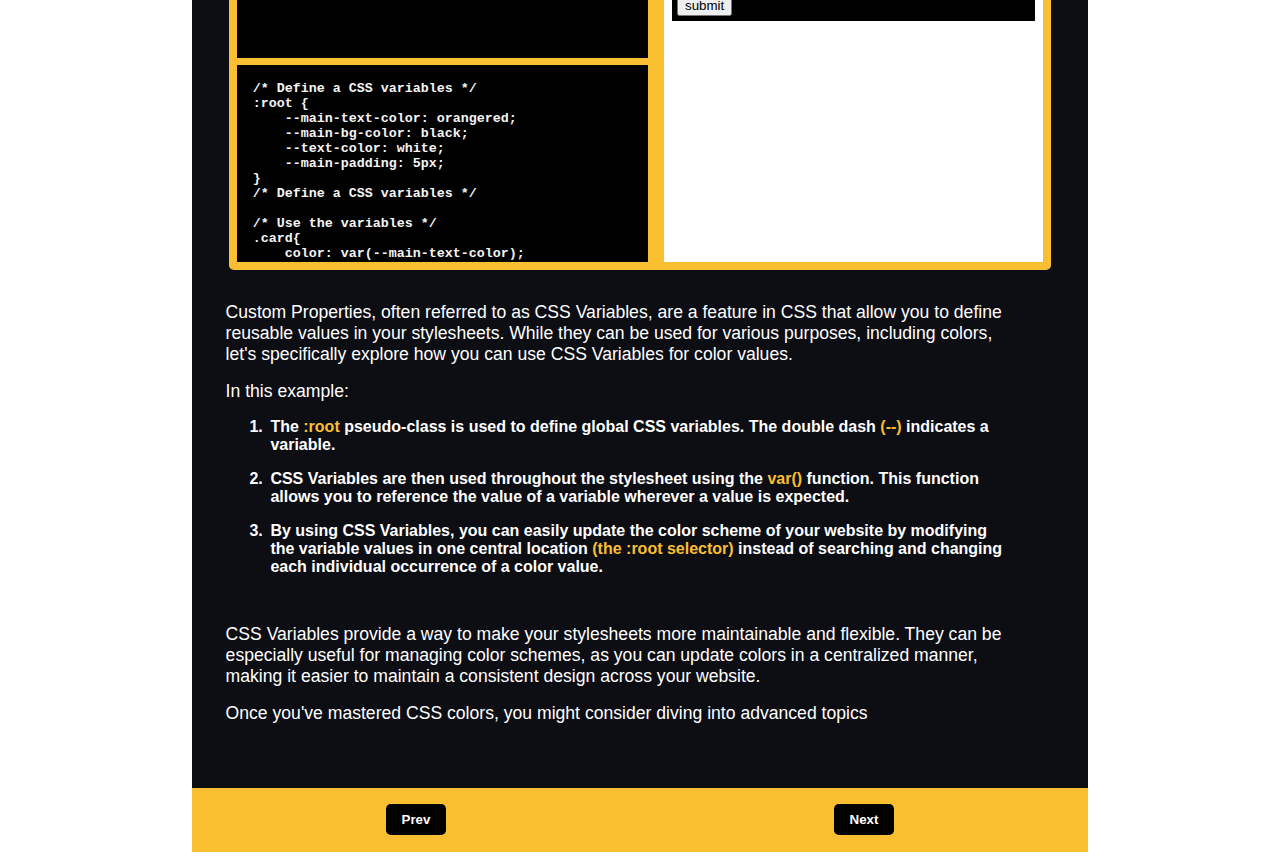
<file: CCSS/css-colors.html>
<!DOCTYPE html>
<html lang="en">
<head>
    <meta charset="UTF-8">
    <meta name="viewport" content="width=device-width, initial-scale=1.0">
    <title>Document</title>
    <link rel="stylesheet" href="../CSS/coursnav.css">
    <link rel="stylesheet" href="../CSS/courscomponent.css">
</head>
<body>
    <div class="navbar">
        <div class="logo">
            <img src="../pho/webb logo.png">
            <span>webb orbit</span>
        </div>
        <div class="links">
            <nav>
                <a href="../index.html">home</a>
                <a href="../CHTML/homehtml.html">html</a>
                <a href="../CCSS/home-css.html">css</a>
                <a href="#">javascript</a>
                <a href="#">react js</a>
                <button>dark</button>
            </nav>
        </div>
    </div>

    <main>
        <div id="sidenav"></div>
        <div id="maincon">
            <h1 class="mainh1">The Art of Color in CSS</h1>
            <p class="para m3top">
                In CSS, colors play a crucial role in defining the visual appearance of web pages. CSS provides various ways to specify colors, and understanding the powers of color in CSS is essential for effective web design.</p>

                <p class="para">CSS supports several color values, including:</p>
                <div class="listbox">
                    <ol>
                        <li>Named Colors [ yellow ]</li>
                        <li>Hexadecimal Notation [ #ff4500 ]</li>
                        <li>RGB Function [ rgb(255, 0, 255) ]</li>
                        <li>RGBA Function [ rgba(255, 69, 0, 0.8) ]</li>
                        <li>HSL Function [ hsl(240, 100%, 50%) ]</li>
                        <li>HSLA Function [ hsla(60, 100%, 75%, 0.5) ]</li>
                    </ol>
                </div>

                <div class="coderaper">
                    <h3 class="Example">Example</h3>
                    <div class="codebox">
                        <textarea name="code" class="coode hight7" spellcheck="false"> 
<h3 style="background-color: lightcoral;">Backgrounds</h3>

<p style="background-color: lightskyblue;">Colors can be applied to backgrounds using the background-color property. Background images and other properties can also be combined with colors.</p>
                        </textarea>
                    </div>
                </div>

                <div class="outputbox">
                    <p class="outptext">output</p>
                    <div class="output">
                <h3 style="text-align: center; background-color: lightcoral; padding: 1rem; font-size: 2rem; color: white;">Backgrounds</h3>
                <p style="padding: 1rem; background-color: lightskyblue; margin-top: 0.5rem; font-weight: 600; color: rgb(0, 0, 0);">Colors can be applied to backgrounds using the "background-color" property. Background images and other properties can also be combined with colors.</p>
                    </div>
                </div>

                <div class="coderaper ">
                    <h3 class="Example">Example</h3>
                    <div class="codebox">
                        <textarea name="code" class="coode hight7" spellcheck="false"> 
<h3 style="background-color: lightcoral;">Text Color</h3>

<p style="background-color: lightskyblue;">The color property is used to define the color of text.</p>
                        </textarea>
                    </div>
                </div>

                <div class="outputbox">
                    <p class="outptext">output</p>
                    <div class="output">
                        <h3  style="text-align: center; color: lightcoral; padding: 1rem; font-size: 2rem; background-color: black; ">Text Color</h3>

                        <p  style="padding: 1rem; color: lightskyblue;  font-weight: 600; background-color: black;">The color property is used to define the color of text.</p>
                    </div>
                </div>
                <h2 class="mainh2 ">Color Values</h2>
                <p class="para">Color values in CSS represent the color of an element and can be specified in various formats. </p>

                <div class="listbox">
                    <ul>
                        
                        <li><span class="listpointer">Named Colors: </span>CSS provides a set of predefined color names that you can use directly. For example:
                        </li>
                        <div class="syntax">
                            <pre>
                                color: red;
                                background-color: blue;                                
                            </pre>
                        </div>

                        <li><span class="listpointer">Hexadecimal Notation: </span>Hexadecimal values represent colors in the RGB (Red, Green, Blue) color model. It uses a combination of six (or three) hexadecimal digits. For example:
                        </li>
                        <div class="syntax">
                            <pre>
                                color: #FF0000; /* Red */
                                background-color: #00FF00; /* Green */ 
                            </pre>
                        </div>

                        <li><span class="listpointer">RGB Function: </span>The rgb() function allows you to specify a color using the RGB color model, where you provide the intensity of the red, green, and blue components. Each component ranges from 0 to 255. For example:
                        </li>
                        <div class="syntax">
                            <pre>
                                color: rgb(255, 0, 0); /* Red */
                                background-color: rgb(0, 255, 0); /* Green */      
                            </pre>
                        </div>

                        <li><span class="listpointer">RGBA Function: </span>Similar to rgb(), the rgba() function includes an additional alpha parameter, representing the opacity of the color (0 being fully transparent, and 1 being fully opaque). For example:
                        </li>
                        <div class="syntax">
                            <pre>
                                color: rgba(255, 0, 0, 0.5); /* Semi-transparent red */
                                background-color: rgba(0, 255, 0, 0.7); /* Semi-transparent green */
                                                            
                        </pre>
                        </div>

                        <li><span class="listpointer">HSL Function: </span>The hsl() function allows you to specify a color using the HSL (Hue, Saturation, Lightness) color model. For example:
                        </li>
                        <div class="syntax">
                            <pre>
                                color: hsl(0, 100%, 50%); /* Red */
                                background-color: hsl(120, 100%, 50%); /* Green */
                                                             
                            </pre>
                        </div>

                        <li><span class="listpointer">HSLA Function: </span>Similar to hsl(), the hsla() function includes an additional alpha parameter for transparency.
                        </li>
                        <div class="syntax">
                            <pre>
                                color: hsla(0, 100%, 50%, 0.5); /* Semi-transparent red */
                                background-color: hsla(120, 100%, 50%, 0.7); /* Semi-transparent green */   
                            </pre>
                        </div>
            
                    </ul>
                </div>
                <p class="para">These examples showcase different ways to express colors in CSS. Be Confident to experiment with these values to create the desired visual effects on your webpage. Keep in mind that the values inside these examples are just placeholders, and you can adjust them according to your design preferences.</p>
                <div class="inpro m3top">
                    <p class="para">
                        The most commonly used color values in CSS include a combination of named colors, hexadecimal values, and RGB representations.</p>
                </div>

                <h2 class="mainh2">Custom Properties for Color:</h2>

                <div class="csseditor">
                    <div class="writecode">
                        <textarea  class="codearea" spellcheck="false" name="csseditor">
<div class="card">
<h2>card</h2>

<p>Lorem ipsum dolor sit amet consectetur adipisicing elit Omnis, quibusdam!</p>

<button>submit</button>
</div>
                        </textarea>
                        <textarea  class="codearea" spellcheck="false" name="csseditor">
/* Define a CSS variables */
:root {
    --main-text-color: orangered; 
    --main-bg-color: black;
    --text-color: white;
    --main-padding: 5px;
}
/* Define a CSS variables */
 
/* Use the variables */
.card{
    color: var(--main-text-color);
    padding: var(--main-padding);
    font-family: Arial, Helvetica, sans-serif;
    background-color: var(--main-bg-color);
}

p{
    color: var(--text-color);
}
/* Use the variables */
                        </textarea>
                    </div>
                    <div class="showcode">
                        <iframe class="codeoutput" frameborder="0"></iframe>
                    </div>
                </div>
    <p class="para">Custom Properties, often referred to as CSS Variables, are a feature in CSS that allow you to define reusable values in your stylesheets. While they can be used for various purposes, including colors, let's specifically explore how you can use CSS Variables for color values.</p>
    <p class="para">In this example:</p>

    <div class="listbox">
        <ul>
            <li>The <span class="highlight">:root</span> pseudo-class is used to define global CSS variables. The double dash <span class="highlight">(--)</span> indicates a variable.</li>
            <li>CSS Variables are then used throughout the stylesheet using the <span class="highlight">var()</span> function. This function allows you to reference the value of a variable wherever a value is expected.</li>
            <li>By using CSS Variables, you can easily update the color scheme of your website by modifying the variable values in one central location <span class="highlight">(the :root selector)</span>  instead of searching and changing each individual occurrence of a color value.</li>
        </ul>
    </div>
    <p class="para">CSS Variables provide a way to make your stylesheets more maintainable and flexible. They can be especially useful for managing color schemes, as you can update colors in a centralized manner, making it easier to maintain a consistent design across your website.</p>
    <p class="para">Once you've mastered CSS colors, you might consider diving into advanced topics </p>
        </div>
    </main>
</body>
<script src="../JS/cCSS.js"></script>
</html>
</file>
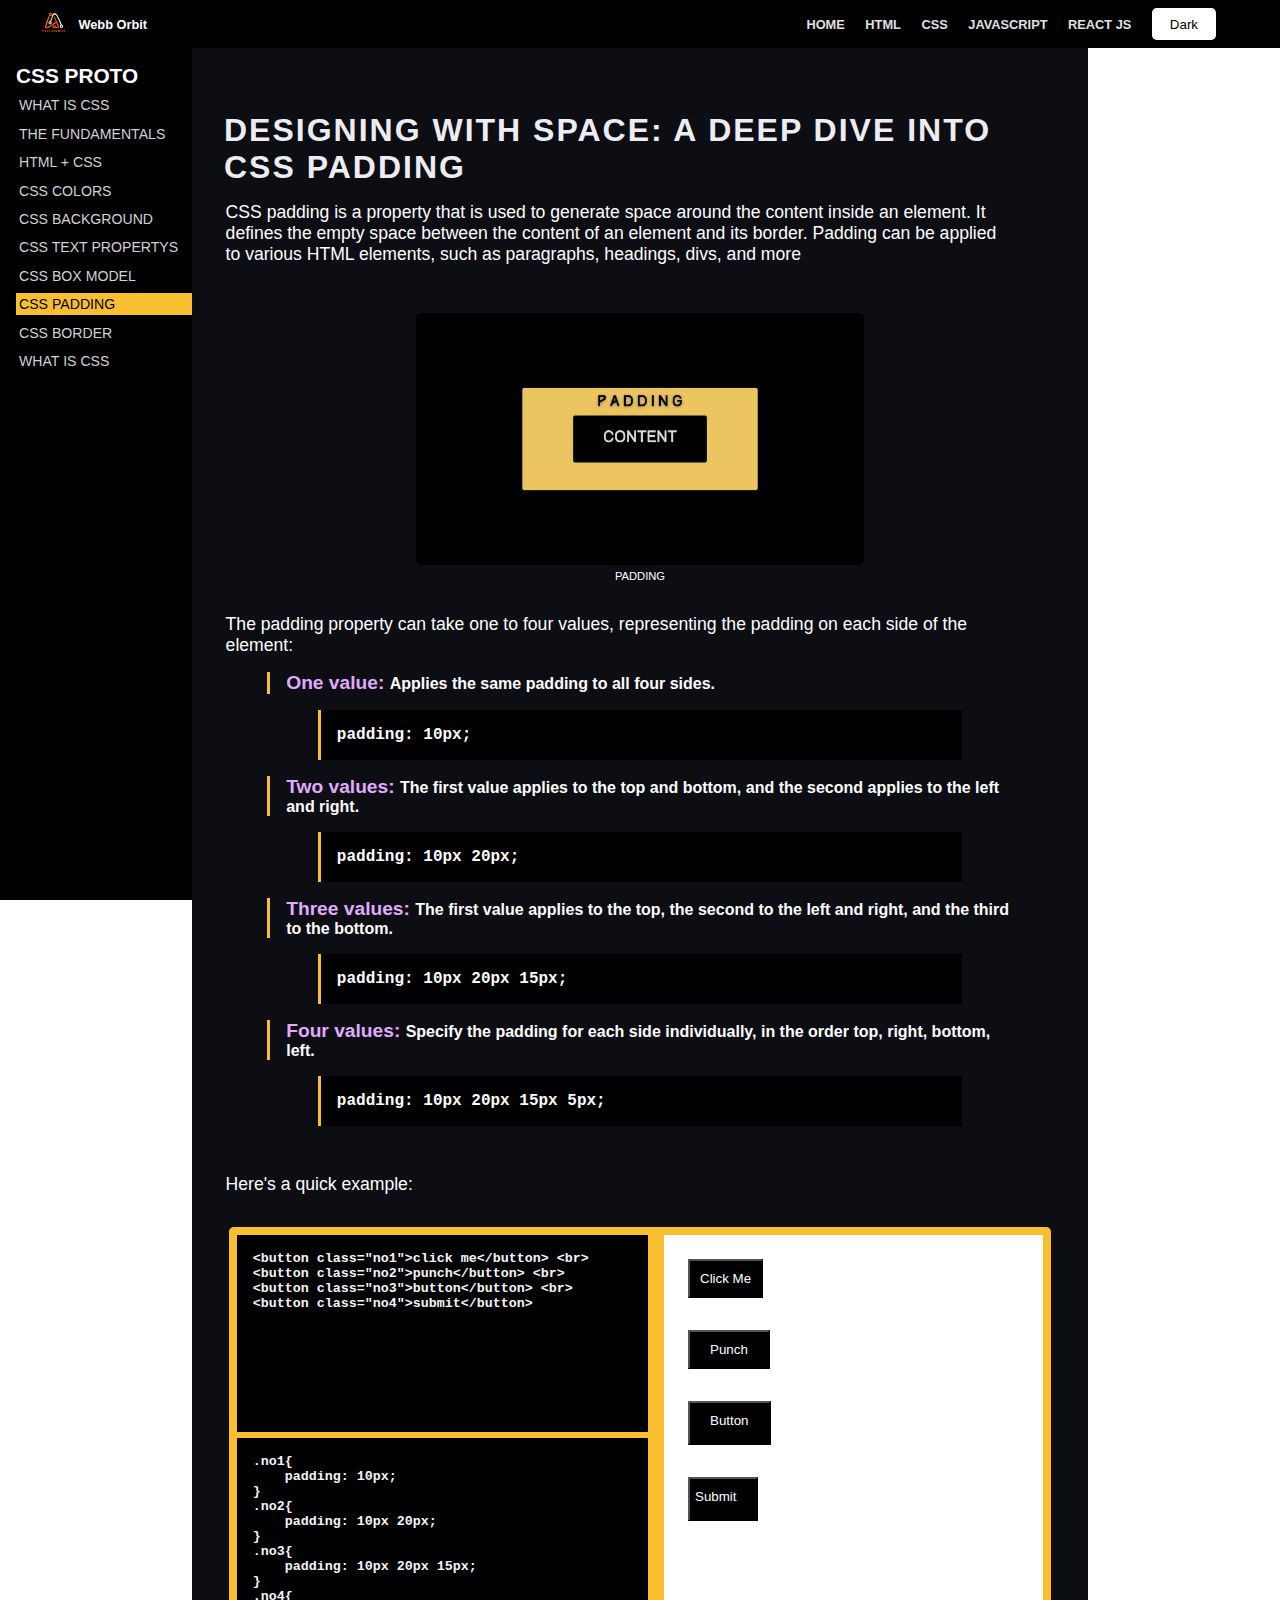
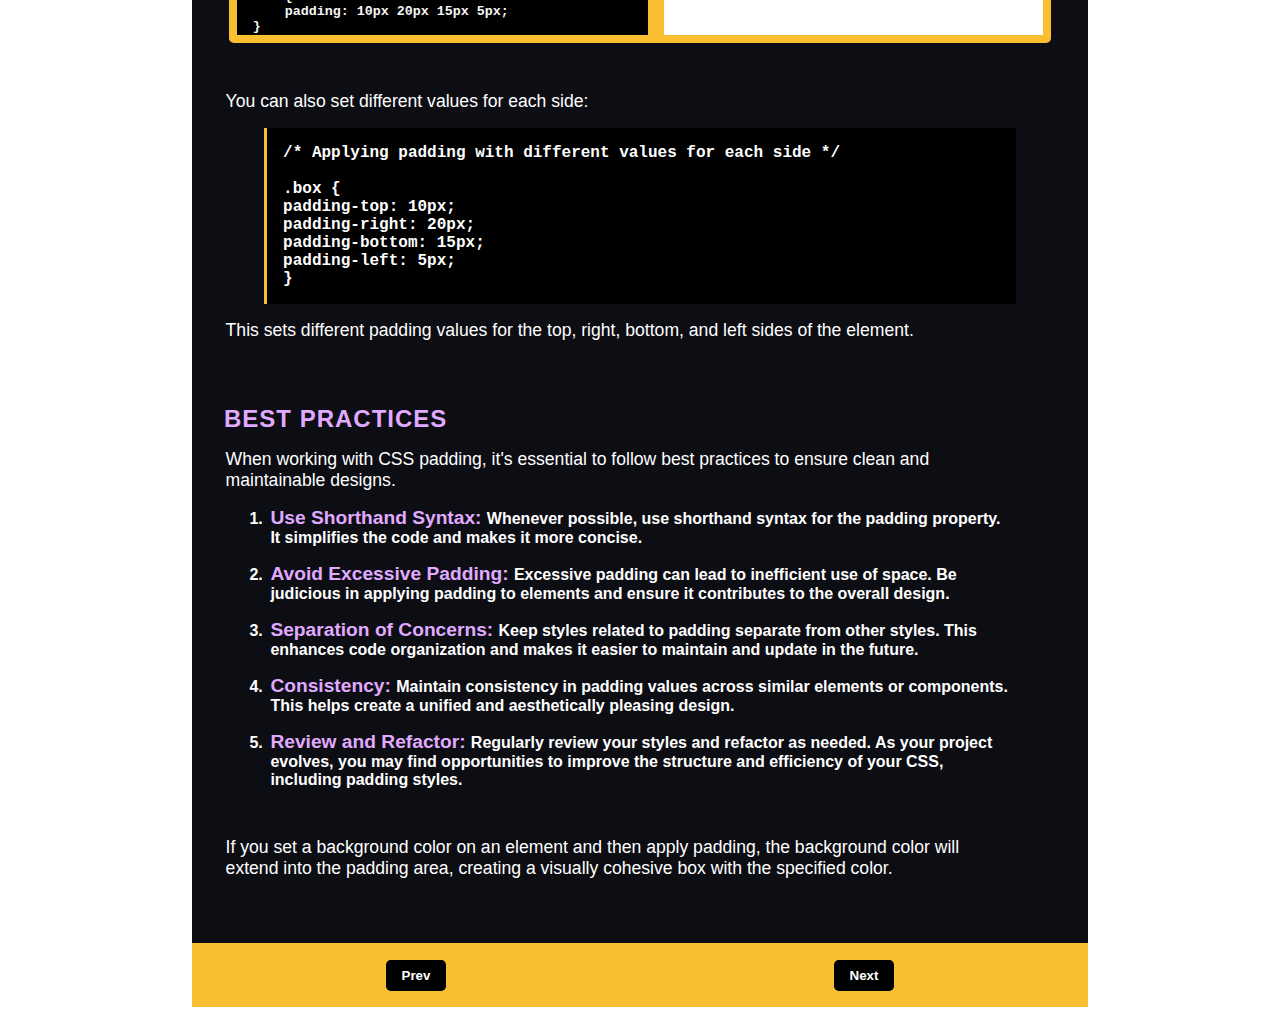
<file: CCSS/css-padding.html>
<!DOCTYPE html>
<html lang="en">
<head>
    <meta charset="UTF-8">
    <meta name="viewport" content="width=device-width, initial-scale=1.0">
    <title>Document</title>
    <link rel="stylesheet" href="../CSS/coursnav.css">
    <link rel="stylesheet" href="../CSS/courscomponent.css">
</head>
<body>
    <div class="navbar">
        <div class="logo">
            <img src="../pho/webb logo.png">
            <span>webb orbit</span>
        </div>
        <div class="links">
            <nav>
                <a href="../index.html">home</a>
                <a href="../CHTML/homehtml.html">html</a>
                <a href="../CCSS/home-css.html">css</a>
                <a href="#">javascript</a>
                <a href="#">react js</a>
                <button>dark</button>
            </nav>
        </div>
    </div>

    <main>
        <div id="sidenav"></div>
        <div id="maincon">
            <h1 class="mainh1">Designing with Space: A Deep Dive into CSS Padding</h1>
            <p class="para">CSS padding is a property that is used to generate space around the content inside an element. It defines the empty space between the content of an element and its border. Padding can be applied to various HTML elements, such as paragraphs, headings, divs, and more</p>

            <div class="photobox">
                <img src="../pho/padding.jpg"class="photo">
                <p class="photop">padding</p>
            </div>

            <p class="para">The padding property can take one to four values, representing the padding on each side of the element:</p>

            <div class="listbox">
                <ol>
                    <li><span class="listpointer">One value: </span>Applies the same padding to all four sides.</li>
                    <div class="syntax">
                        <pre>
                            padding: 10px;
                        </pre>
                    </div>
                    <li><span class="listpointer">Two values: </span>The first value applies to the top and bottom, and the second applies to the left and right.</li>
                    <div class="syntax">
                        <pre>
                            padding: 10px 20px;
                        </pre>
                    </div>
                    <li><span class="listpointer">Three values: </span>The first value applies to the top, the second to the left and right, and the third to the bottom.</li>
                    <div class="syntax">
                        <pre>
                            padding: 10px 20px 15px;
                        </pre>
                    </div>
                    <li><span class="listpointer">Four values: </span>Specify the padding for each side individually, in the order top, right, bottom, left.</li>
                    <div class="syntax">
                        <pre>
                            padding: 10px 20px 15px 5px;
                        </pre>
                    </div>
                </ol>
            </div>
            <p class="para">Here's a quick example:</p>
            <div class="csseditor">
                <div class="writecode">
                    <textarea  class="codearea" spellcheck="false" name="csseditor">
<button class="no1">click me</button> <br>
<button class="no2">punch</button> <br>
<button class="no3">button</button> <br>
<button class="no4">submit</button>
                    </textarea>
                    <textarea  class="codearea" spellcheck="false" name="csseditor">
.no1{
    padding: 10px;
}
.no2{
    padding: 10px 20px;
}
.no3{
    padding: 10px 20px 15px;
}
.no4{
    padding: 10px 20px 15px 5px;
}

button{
    margin: 1rem;
    background-color: #000;
    color: white;
    text-transform: capitalize;
}      

                    </textarea>
                </div>
                <div class="showcode">
                    <iframe class="codeoutput" frameborder="0"></iframe>
                </div>
            </div>

            <p class="para m3top">You can also set different values for each side:</p>
            <div class="syntax">
                <pre>
                    /* Applying padding with different values for each side */

                    .box {
                      padding-top: 10px;
                      padding-right: 20px;
                      padding-bottom: 15px;
                      padding-left: 5px;
                    }
                </pre>
            </div>
            <p class="para">This sets different padding values for the top, right, bottom, and left sides of the element.</p>
            <h2 class="mainh2">best practices</h2>
            <p class="para">When working with CSS padding, it's essential to follow best practices to ensure clean and maintainable designs.</p>
            <div class="listbox">
                <ul>
                    <li><span class="listpointer">Use Shorthand Syntax: </span>Whenever possible, use shorthand syntax for the padding property. It simplifies the code and makes it more concise. </li>
                    <li><span class="listpointer">Avoid Excessive Padding: </span>Excessive padding can lead to inefficient use of space. Be judicious in applying padding to elements and ensure it contributes to the overall design.</li>
                    <li><span class="listpointer">Separation of Concerns: </span>Keep styles related to padding separate from other styles. This enhances code organization and makes it easier to maintain and update in the future. </li>
                    <li><span class="listpointer">Consistency: </span>Maintain consistency in padding values across similar elements or components. This helps create a unified and aesthetically pleasing design.</li>
                    <li><span class="listpointer">Review and Refactor: </span>Regularly review your styles and refactor as needed. As your project evolves, you may find opportunities to improve the structure and efficiency of your CSS, including padding styles.</li>
                </ul>
            </div>
            <p class="para">If you set a background color on an element and then apply padding, the background color will extend into the padding area, creating a visually cohesive box with the specified color. </p>
        </div>
    </main>
</body>
<script src="../JS/cCSS.js"></script>
</html>
</file>
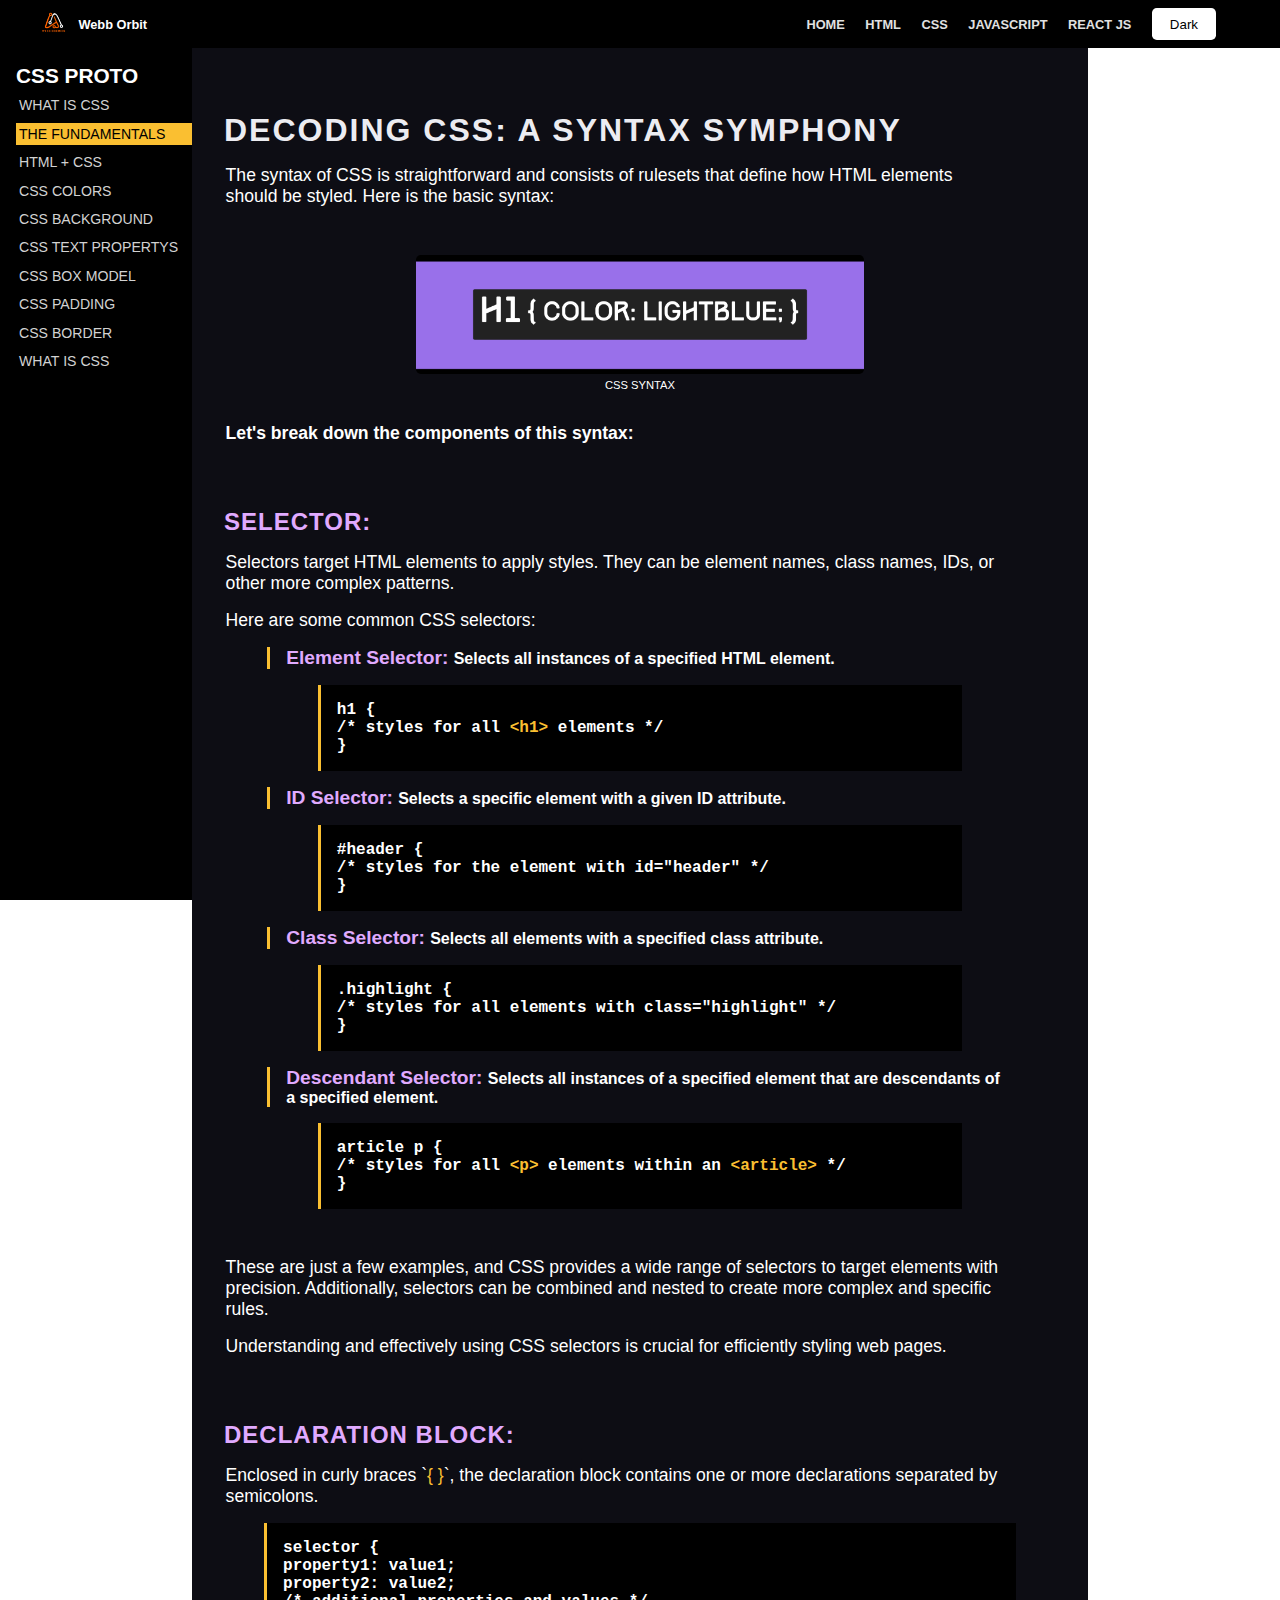
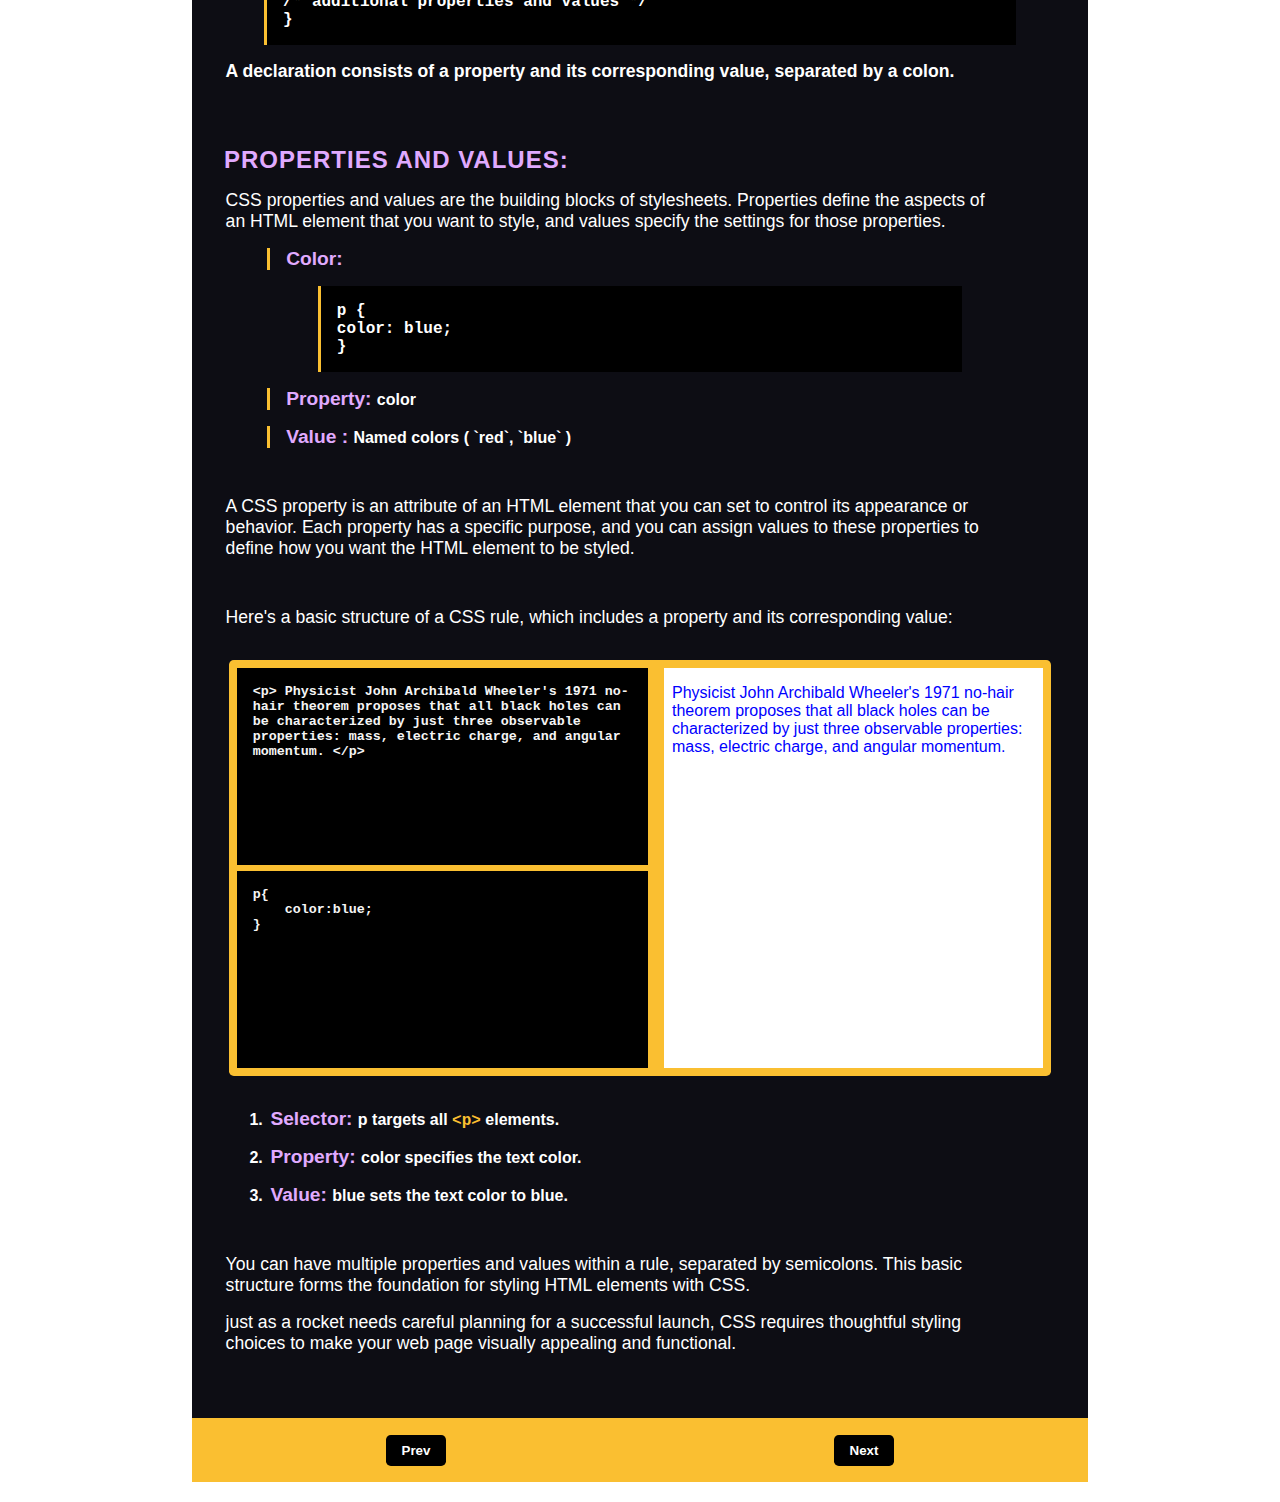
<file: CCSS/CSS-Syntax.html>
<!DOCTYPE html>
<html lang="en">
<head>
    <meta charset="UTF-8">
    <meta name="viewport" content="width=device-width, initial-scale=1.0">
    <title>CSS Syntax</title>
    <link rel="stylesheet" href="../CSS/coursnav.css">
    <link rel="stylesheet" href="../CSS/courscomponent.css">
    
</head>
<body>
    <div class="navbar">
        <div class="logo">
            <img src="../pho/webb logo.png">
            <span>webb orbit</span>
        </div>
        <div class="links">
            <nav>
                <a href="../index.html">home</a>
                <a href="../CHTML/homehtml.html">html</a>
                <a href="../CCSS/home-css.html">css</a>
                <a href="#">javascript</a>
                <a href="#">react js</a>
                <button>dark</button>
            </nav>
        </div>
    </div>

    <main>
        <div id="sidenav"></div>
        <div id="maincon">
            <h1 class="mainh1">Decoding CSS: A Syntax Symphony</h1>
            <p class="para">The syntax of CSS is straightforward and consists of rulesets that define how HTML elements should be styled. Here is the basic syntax:</p>

            <div class="photobox">
                <img src="../pho/syntaxofcss.png"class="photo">
                <p class="photop">css syntax</p>
            </div>

            <p class="para bold">Let's break down the components of this syntax:</p>
            <h2 class="mainh2">Selector:</h2>
            <p class="para">Selectors target HTML elements to apply styles. They can be element names, class names, IDs, or other more complex patterns.</p>
            <p class="para">Here are some common CSS selectors:</p>
            <div class="listbox">
                <ol>
                    
                    <li><span class="listpointer">Element Selector: </span>Selects all instances of a specified HTML element.</li>
                    <div class="syntax">
                        <pre>
                            h1 {
                                /* styles for all <code>&lt;h1&gt;</code> elements */
                              }
                        </pre>
                    </div>

                    <li><span class="listpointer">ID Selector: </span>Selects a specific element with a given ID attribute.</li>
                    <div class="syntax">
                        <pre>
                            #header {
                                /* styles for the element with id="header" */
                              }
                        </pre>
                    </div>

                    <li><span class="listpointer">Class Selector: </span>Selects all elements with a specified class attribute.</li>
                    <div class="syntax">
                        <pre>
                            .highlight {
                                /* styles for all elements with class="highlight" */
                              }
                        </pre>
                    </div>

                    <li><span class="listpointer">Descendant Selector: </span>Selects all instances of a specified element that are descendants of a specified element.</li>
                    <div class="syntax">
                        <pre>
                            article p {
                                /* styles for all <code>&lt;p&gt;</code> elements within an <code>&lt;article&gt;</code> */
                              }
                        </pre>
                    </div>
                </ol>
            </div>
            <p class="para">These are just a few examples, and CSS provides a wide range of selectors to target elements with precision. Additionally, selectors can be combined and nested to create more complex and specific rules.</p>
            <p class="para">Understanding and effectively using CSS selectors is crucial for efficiently styling web pages.</p>
            <h2 class="mainh2">Declaration Block:</h2>
            <p class="para">Enclosed in curly braces `<span class="highlight">{ }</span>`, the declaration block contains one or more declarations separated by semicolons.</p>
            <div class="syntax">
                <pre>
                    selector {
                        property1: value1;
                        property2: value2;
                        /* additional properties and values */
                      }
                </pre>
            </div>
            <p class="para bold">A declaration consists of a property and its corresponding value, separated by a colon.</p>
            <h2 class="mainh2">properties and values: </h2>
            <p class="para">CSS properties and values are the building blocks of stylesheets. Properties define the aspects of an HTML element that you want to style, and values specify the settings for those properties.</p>
            <div class="listbox">
                <ol>
                    <li><span class="listpointer">Color: </span></li>
                    <div class="syntax">
                        <pre>
                            p {
                                color: blue;
                              }
                        </pre>
                    </div>
                    <li><span class="listpointer">Property: </span>color</li>
                    <li><span class="listpointer">Value : </span>Named colors ( `red`, `blue` )</li>
                </ol>
            </div>
            <p class="para"> A CSS property is an attribute of an HTML element that you can set to control its appearance or behavior. Each property has a specific purpose, and you can assign values to these properties to define how you want the HTML element to be styled.
            </p>
            <p class="para m3top">Here's a basic structure of a CSS rule, which includes a property and its corresponding value:</p>
            <div class="csseditor">
                <div class="writecode">
                    <textarea  class="codearea" spellcheck="false" name="csseditor">
<p> Physicist John Archibald Wheeler's 1971 no-hair theorem proposes that all black holes can be characterized by just three observable properties: mass, electric charge, and angular momentum. </p>
                    </textarea>
                    <textarea  class="codearea" spellcheck="false" name="csseditor">
p{
    color:blue;
}
                    </textarea>
                </div>
                <div class="showcode">
                    <iframe class="codeoutput" frameborder="0"></iframe>
                </div>
            </div>
                <div class="listbox">
                    <ul>
                        <li><span class="listpointer">Selector: </span> p targets all <code>&lt;p&gt;</code> elements.</li>
                        <li><span class="listpointer">Property: </span>color specifies the text color.</li>
                        <li><span class="listpointer">Value: </span> blue sets the text color to blue.</li>
                    </ul>
                </div>
                <p class="para">You can have multiple properties and values within a rule, separated by semicolons. This basic structure forms the foundation for styling HTML elements with CSS.</p>
                <p class="para">just as a rocket needs careful planning for a successful launch, CSS requires thoughtful styling choices to make your web page visually appealing and functional.
                </p>
        </div>
    </main>
</body>
<script src="../JS/cCSS.js"></script>
</html>
</file>
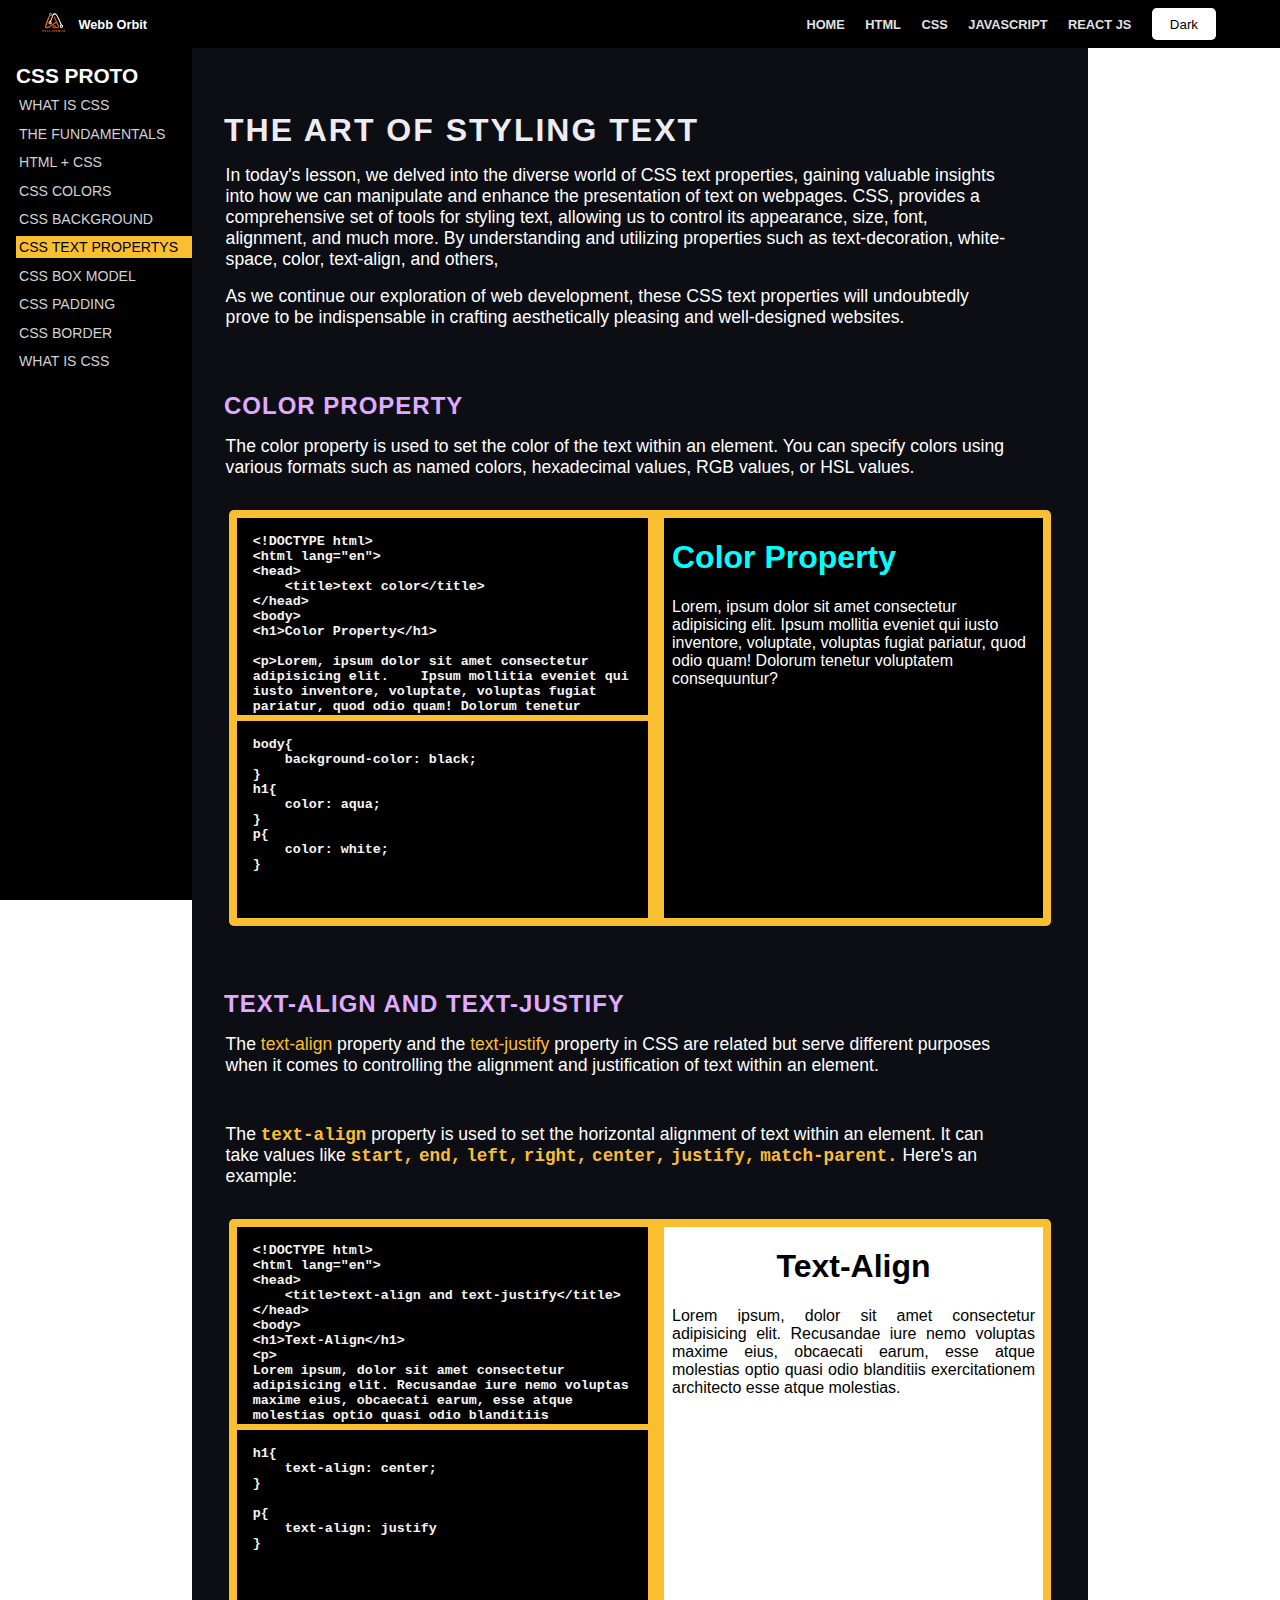
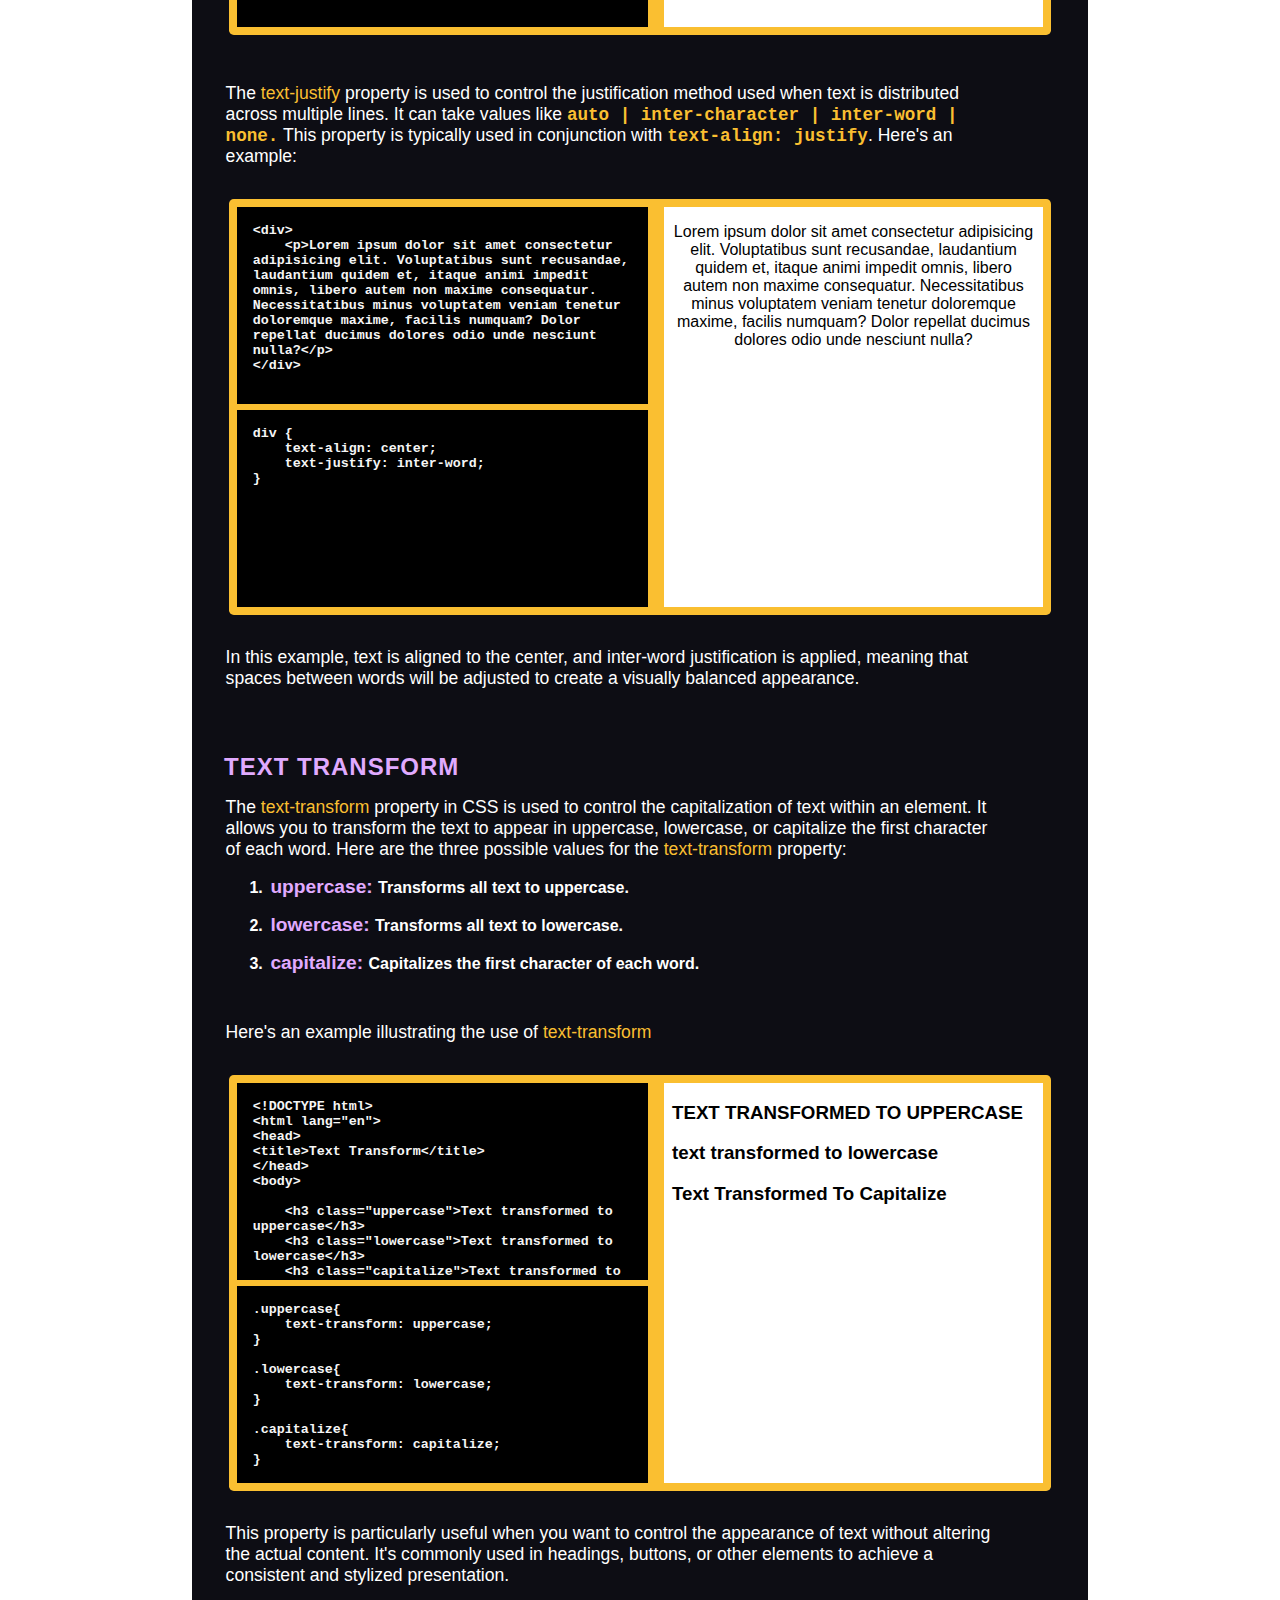
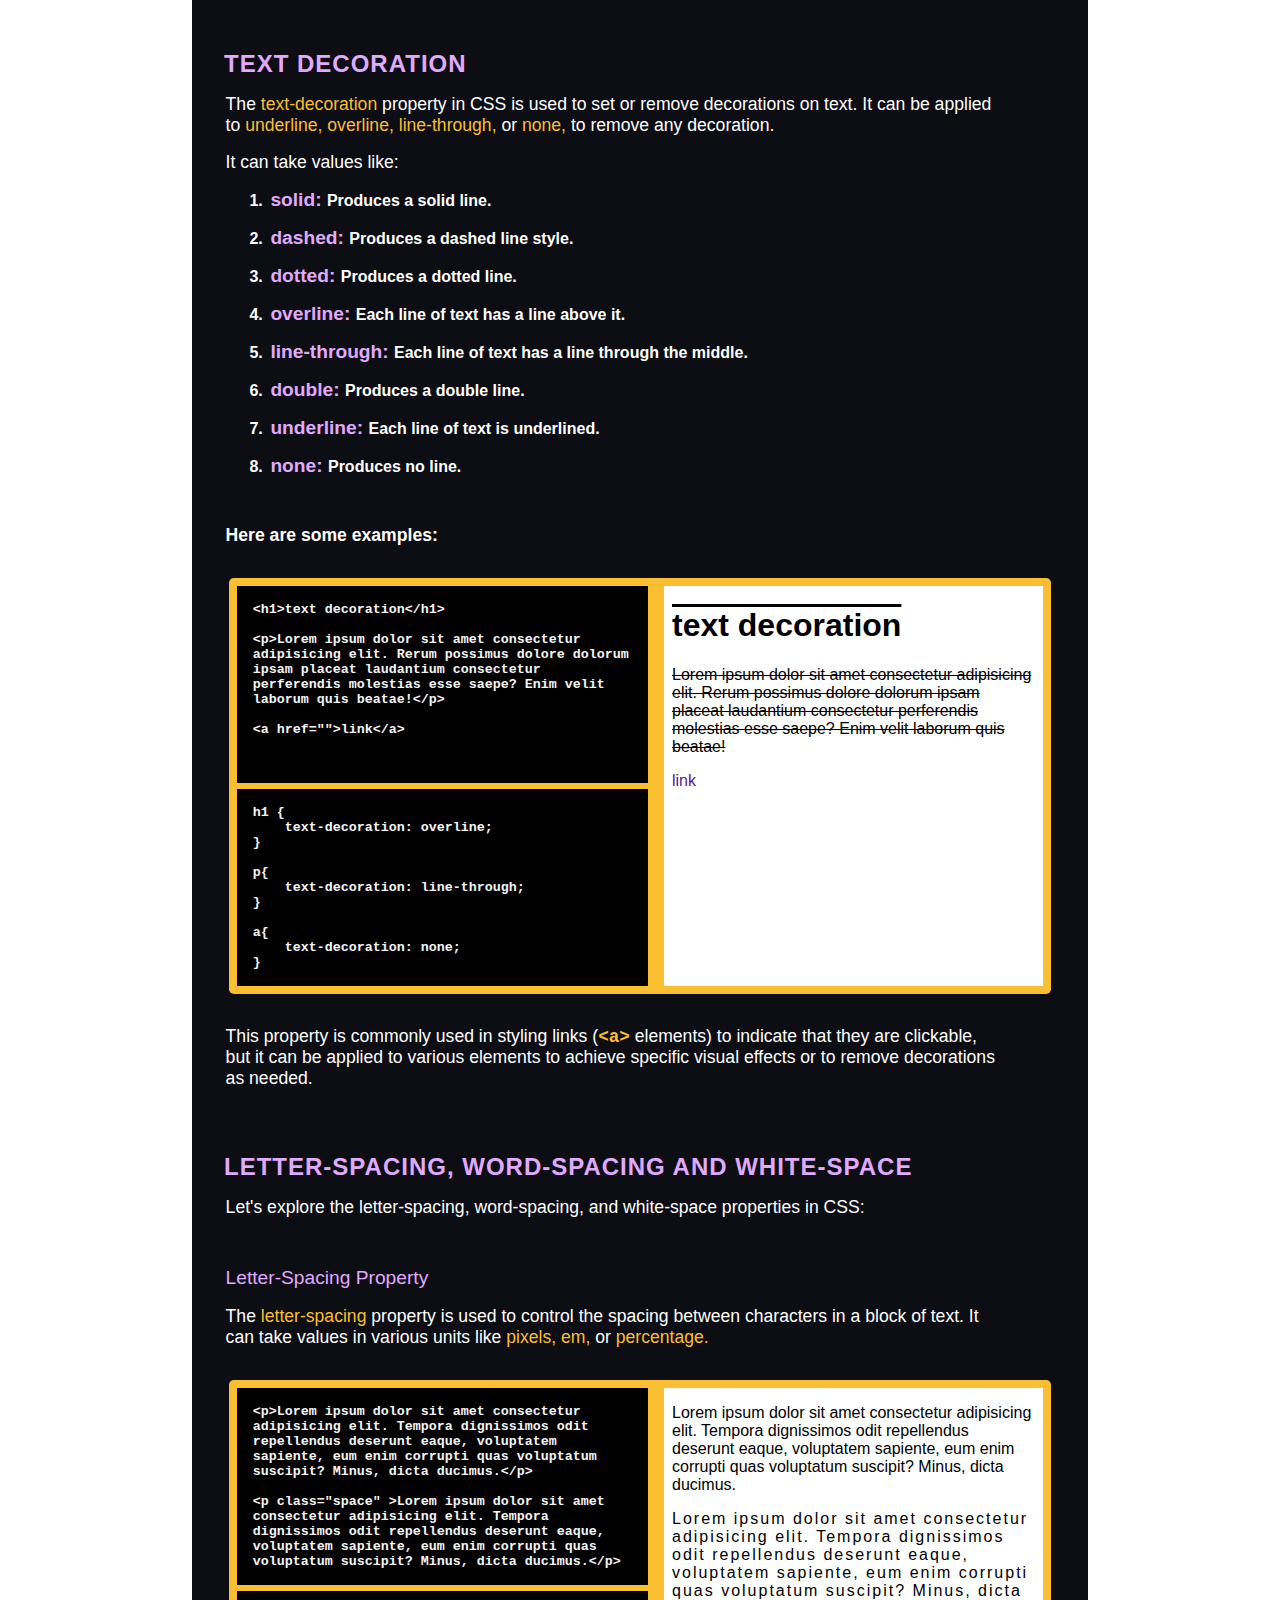
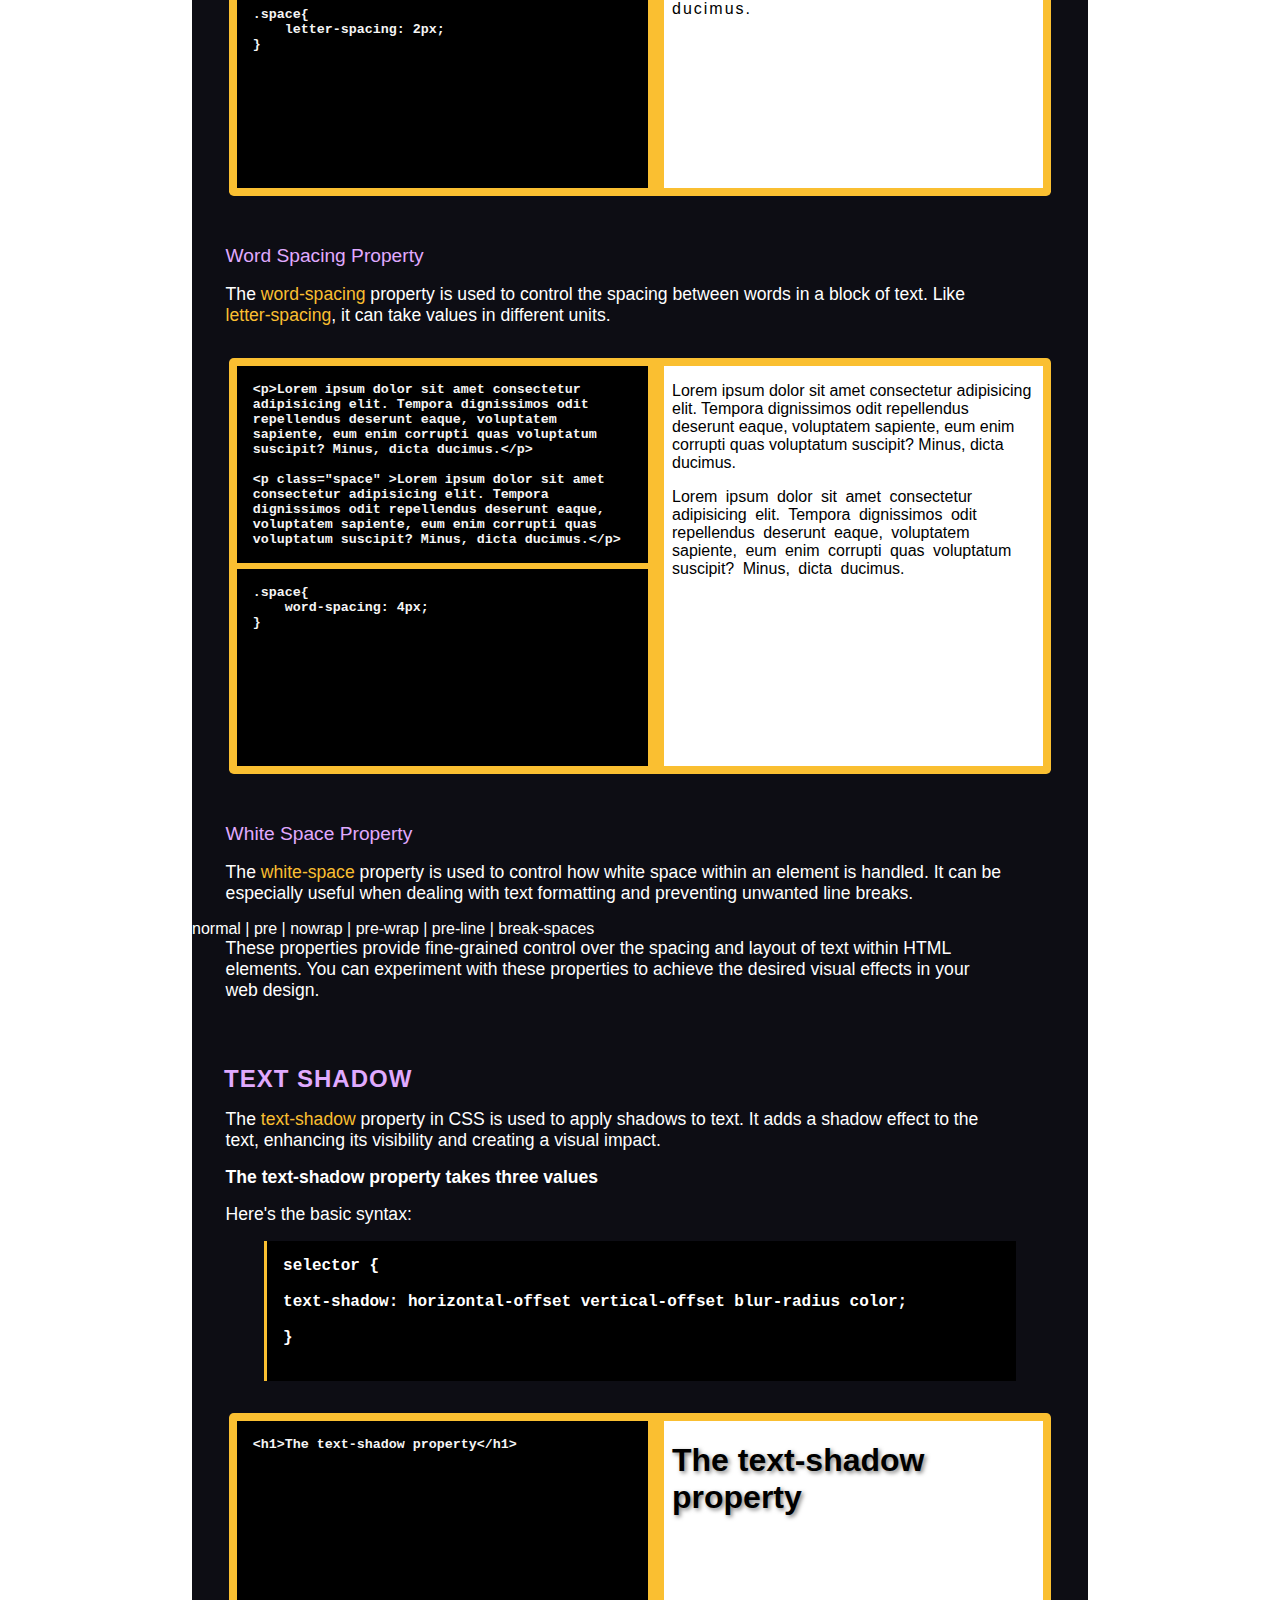
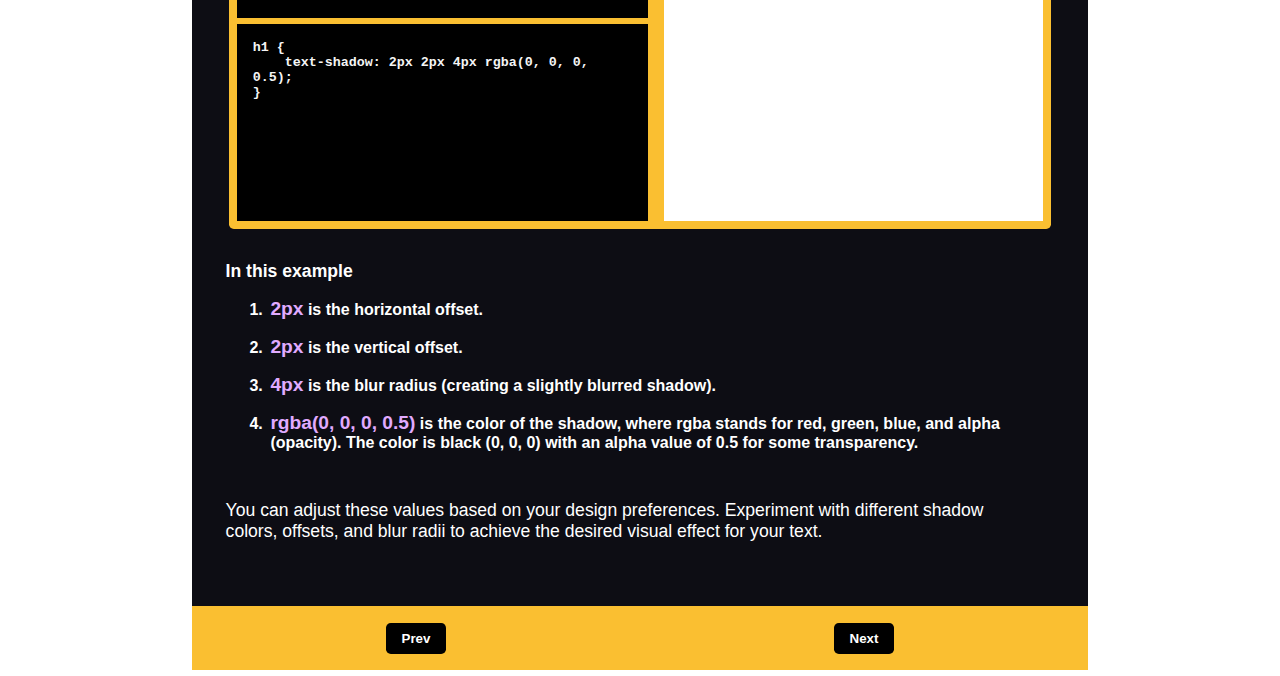
<file: CCSS/css-text-property.html>
<!DOCTYPE html>
<html lang="en">
<head>
    <meta charset="UTF-8">
    <meta name="viewport" content="width=device-width, initial-scale=1.0">
    <title>Document</title>
    <link rel="stylesheet" href="../CSS/coursnav.css">
    <link rel="stylesheet" href="../CSS/courscomponent.css">
</head>
<body>
    <div class="navbar">
        <div class="logo">
            <img src="../pho/webb logo.png">
            <span>webb orbit</span>
        </div>
        <div class="links">
            <nav>
                <a href="../index.html">home</a>
                <a href="../CHTML/homehtml.html">html</a>
                <a href="../CCSS/home-css.html">css</a>
                <a href="#">javascript</a>
                <a href="#">react js</a>
                <button>dark</button>
            </nav>
        </div>
    </div>

    <main>
        <div id="sidenav"></div>
        <div id="maincon">
            <h1 class="mainh1">the art of styling text</h1>
            <p class="para">In today's lesson, we delved into the diverse world of CSS text properties, gaining valuable insights into how we can manipulate and enhance the presentation of text on webpages. CSS, provides a comprehensive set of tools for styling text, allowing us to control its appearance, size, font, alignment, and much more. By understanding and utilizing properties such as text-decoration, white-space, color, text-align, and others, </p>
            <p class="para">As we continue our exploration of web development, these CSS text properties will undoubtedly prove to be indispensable in crafting aesthetically pleasing and well-designed websites.</p>
            <h2 class="mainh2">color Property</h2>
            <p class="para">The color property is used to set the color of the text within an element. You can specify colors using various formats such as named colors, hexadecimal values, RGB values, or HSL values.</p>

            <div class="csseditor">
                <div class="writecode">
                    <textarea  class="codearea" spellcheck="false" name="csseditor">
<!DOCTYPE html>
<html lang="en">
<head>
    <title>text color</title>
</head>
<body>
<h1>Color Property</h1>

<p>Lorem, ipsum dolor sit amet consectetur adipisicing elit.    Ipsum mollitia eveniet qui iusto inventore, voluptate, voluptas fugiat pariatur, quod odio quam! Dolorum tenetur voluptatem consequuntur?</p>
</body>
</html>
                    </textarea>
                    <textarea  class="codearea" spellcheck="false" name="csseditor">
body{
    background-color: black;
}
h1{
    color: aqua;
}
p{
    color: white;
}
                    </textarea>
                </div>
                <div class="showcode">
                    <iframe class="codeoutput" frameborder="0"></iframe>
                </div>
            </div>

            <h2 class="mainh2">text-align and text-justify</h2>
            <p class="para">The <span class="highlight">text-align</span> property and the <span class="highlight">text-justify</span> property in CSS are related but serve different purposes when it comes to controlling the alignment and justification of text within an element.</p>
            <p class="para m3top">The <code>text-align</code> property is used to set the horizontal alignment of text within an element. It can take values like <code>start,</code> <code>end,</code> <code>left,</code> <code>right,</code> <code>center,</code> <code>justify,</code> <code>match-parent.</code> Here's an example:</p>

            <div class="csseditor">
                <div class="writecode">
                    <textarea  class="codearea" spellcheck="false" name="csseditor">
<!DOCTYPE html>
<html lang="en">
<head>
    <title>text-align and text-justify</title>
</head>
<body>
<h1>Text-Align</h1>
<p>
Lorem ipsum, dolor sit amet consectetur adipisicing elit. Recusandae iure nemo voluptas maxime eius, obcaecati earum, esse atque molestias optio quasi odio blanditiis exercitationem architecto esse atque molestias.
</p>
</body>
</html>
                    </textarea>
                    <textarea  class="codearea" spellcheck="false" name="csseditor">
h1{
    text-align: center;
}

p{
    text-align: justify
}
                    </textarea>
                </div>
                <div class="showcode">
                    <iframe class="codeoutput" frameborder="0"></iframe>
                </div>
            </div>
            <p class="para m3top">The <span class="highlight">text-justify</span> property is used to control the justification method used when text is distributed across multiple lines. It can take values like <code>auto | inter-character | inter-word | none.</code> This property is typically used in conjunction with <code>text-align: justify</code>. Here's an example:</p>

            <div class="csseditor">
                <div class="writecode">
                    <textarea  class="codearea" spellcheck="false" name="csseditor">
<div>
    <p>Lorem ipsum dolor sit amet consectetur adipisicing elit. Voluptatibus sunt recusandae, laudantium quidem et, itaque animi impedit omnis, libero autem non maxime consequatur. Necessitatibus minus voluptatem veniam tenetur doloremque maxime, facilis numquam? Dolor repellat ducimus dolores odio unde nesciunt nulla?</p>
</div>
                    </textarea>
                    <textarea  class="codearea" spellcheck="false" name="csseditor">
div {
    text-align: center;
    text-justify: inter-word;
}                 
                    </textarea>
                </div>
                <div class="showcode">
                    <iframe class="codeoutput" frameborder="0"></iframe>
                </div>
            </div>
            <p class="para">In this example, text is aligned to the center, and inter-word justification is applied, meaning that spaces between words will be adjusted to create a visually balanced appearance.</p>

            <h2 class="mainh2">text transform</h2>
            <p class="para">
                The <span class="highlight">text-transform</span> property in CSS is used to control the capitalization of text within an element. It allows you to transform the text to appear in uppercase, lowercase, or capitalize the first character of each word. Here are the three possible values for the <span class="highlight">text-transform</span> property:</p>
                <div class="listbox">
                    <ul>
                        <li><span class="listpointer">uppercase: </span>Transforms all text to uppercase.</li>
                        <li><span class="listpointer">lowercase: </span>Transforms all text to lowercase.</li>
                        <li><span class="listpointer">capitalize: </span>Capitalizes the first character of each word.</li>
                    </ul>
                </div>
                <p class="para">Here's an example illustrating the use of <span class="highlight">text-transform</span></p>

                <div class="csseditor">
                    <div class="writecode">
                        <textarea  class="codearea" spellcheck="false" name="csseditor">
<!DOCTYPE html>
<html lang="en">
<head>
<title>Text Transform</title>
</head>
<body>
                        
    <h3 class="uppercase">Text transformed to uppercase</h3>
    <h3 class="lowercase">Text transformed to lowercase</h3>
    <h3 class="capitalize">Text transformed to capitalize</h3>

</body>
</html>   
                        </textarea>
                        <textarea  class="codearea" spellcheck="false" name="csseditor">
.uppercase{
    text-transform: uppercase;
}

.lowercase{
    text-transform: lowercase;
}

.capitalize{
    text-transform: capitalize;
}
                        </textarea>
                    </div>
                    <div class="showcode">
                        <iframe class="codeoutput" frameborder="0"></iframe>
                    </div>
                </div>
                <p class="para">This property is particularly useful when you want to control the appearance of text without altering the actual content. It's commonly used in headings, buttons, or other elements to achieve a consistent and stylized presentation.</p>

                <h2 class="mainh2">text decoration</h2>
                <p class="para">The <span class="highlight">text-decoration</span> property in CSS is used to set or remove decorations on text. It can be applied to <span class="highlight">underline,</span> <span class="highlight">overline,</span> <span class="highlight">line-through,</span> or <span class="highlight">none,</span> to remove any decoration. </p>
                <p class="para"> It can take values like: </p>
                <div class="listbox">
                    <ul>
                        <li><span class="listpointer">solid: </span>Produces a solid line.</li>
                        <li><span class="listpointer">dashed: </span>Produces a dashed line style.</li>
                        <li><span class="listpointer">dotted: </span>Produces a dotted line.</li>
                        <li><span class="listpointer">overline: </span>Each line of text has a line above it.</li>
                        <li><span class="listpointer">line-through: </span>Each line of text has a line through the middle.</li>
                        <li><span class="listpointer">double: </span>Produces a double line.</li>
                        <li><span class="listpointer">underline: </span>Each line of text is underlined.</li>
                        <li><span class="listpointer">none: </span>Produces no line.</li>
                    </ul>
                </div>
                <p class="para bold">Here are some examples:</p>

                <div class="csseditor">
                    <div class="writecode">
                        <textarea  class="codearea" spellcheck="false" name="csseditor">
<h1>text decoration</h1>

<p>Lorem ipsum dolor sit amet consectetur adipisicing elit. Rerum possimus dolore dolorum ipsam placeat laudantium consectetur perferendis molestias esse saepe? Enim velit laborum quis beatae!</p>

<a href="">link</a>                     
                        </textarea>
                        <textarea  class="codearea" spellcheck="false" name="csseditor">
h1 {
    text-decoration: overline;
}

p{
    text-decoration: line-through;
}

a{
    text-decoration: none;
}
                                                 
                        </textarea>
                    </div>
                    <div class="showcode">
                        <iframe class="codeoutput" frameborder="0"></iframe>
                    </div>
                </div>
<p class="para">This property is commonly used in styling links (<code>&lt;a&gt;</code> elements) to indicate that they are clickable, but it can be applied to various elements to achieve specific visual effects or to remove decorations as needed.</p>

<h2 class="mainh2">letter-spacing, word-spacing and white-space</h2>
<p class="para">Let's explore the letter-spacing, word-spacing, and white-space properties in CSS:</p>

<h3 class="introh3 m3top">letter-spacing Property</h3>
<p class="para">The <span class="highlight">letter-spacing</span> property is used to control the spacing between characters in a block of text. It can take values in various units like <span class="highlight">pixels,</span> <span class="highlight">em,</span> or <span class="highlight">percentage.</span></p>

<div class="csseditor">
    <div class="writecode">
        <textarea  class="codearea" spellcheck="false" name="csseditor">
<p>Lorem ipsum dolor sit amet consectetur adipisicing elit. Tempora dignissimos odit repellendus deserunt eaque, voluptatem sapiente, eum enim corrupti quas voluptatum suscipit? Minus, dicta ducimus.</p>            

<p class="space" >Lorem ipsum dolor sit amet consectetur adipisicing elit. Tempora dignissimos odit repellendus deserunt eaque, voluptatem sapiente, eum enim corrupti quas voluptatum suscipit? Minus, dicta ducimus.</p>            
        </textarea>
        <textarea  class="codearea" spellcheck="false" name="csseditor">
.space{
    letter-spacing: 2px;
}
        </textarea>
    </div>
    <div class="showcode">
        <iframe class="codeoutput" frameborder="0"></iframe>
    </div>
</div>

<h3 class="introh3 m3top">word spacing Property</h3>
<p class="para">The <span class="highlight">word-spacing</span> property is used to control the spacing between words in a block of text. Like <span class="highlight">letter-spacing</span>, it can take values in different units.</p>

<div class="csseditor">
    <div class="writecode">
        <textarea  class="codearea" spellcheck="false" name="csseditor">
<p>Lorem ipsum dolor sit amet consectetur adipisicing elit. Tempora dignissimos odit repellendus deserunt eaque, voluptatem sapiente, eum enim corrupti quas voluptatum suscipit? Minus, dicta ducimus.</p>            

<p class="space" >Lorem ipsum dolor sit amet consectetur adipisicing elit. Tempora dignissimos odit repellendus deserunt eaque, voluptatem sapiente, eum enim corrupti quas voluptatum suscipit? Minus, dicta ducimus.</p>            
        </textarea>
        <textarea  class="codearea" spellcheck="false" name="csseditor">
.space{
    word-spacing: 4px;
}
        </textarea>
    </div>
    <div class="showcode">
        <iframe class="codeoutput" frameborder="0"></iframe>
    </div>
</div>

<h3 class="introh3 m3top">white space Property</h3>
<p class="para">The <span class="highlight">white-space</span> property is used to control how white space within an element is handled. It can be especially useful when dealing with text formatting and preventing unwanted line breaks.</p>

normal | pre | nowrap | pre-wrap | pre-line | break-spaces 

<p class="para">These properties provide fine-grained control over the spacing and layout of text within HTML elements. You can experiment with these properties to achieve the desired visual effects in your web design.</p>


<h2 class="mainh2">text shadow</h2>
<p class="para">The <span class="highlight">text-shadow</span> property in CSS is used to apply shadows to text. It adds a shadow effect to the text, enhancing its visibility and creating a visual impact.</p>
<p class="para bold">The text-shadow property takes three values</p>
<p class="para">Here's the basic syntax:</p>

<div class="syntax">
    <pre>
        selector {

            text-shadow: horizontal-offset vertical-offset blur-radius color;

          }
          
    </pre>
</div>

<div class="csseditor">
    <div class="writecode">
        <textarea  class="codearea" spellcheck="false" name="csseditor">
<h1>The text-shadow property</h1>
        </textarea>
        <textarea  class="codearea" spellcheck="false" name="csseditor">
h1 {
    text-shadow: 2px 2px 4px rgba(0, 0, 0, 0.5);
}
        </textarea>
    </div>
    <div class="showcode">
        <iframe class="codeoutput" frameborder="0"></iframe>
    </div>
</div>
<p class="para bold">In this example</p>
<div class="listbox">
    <ul>
        <li><span class="listpointer">2px</span> is the horizontal offset.</li>
        <li><span class="listpointer">2px</span> is the vertical offset.</li>
        <li><span class="listpointer">4px</span> is the blur radius (creating a slightly blurred shadow).</li>
        <li><span class="listpointer">rgba(0, 0, 0, 0.5)</span> is the color of the shadow, where rgba stands for red, green, blue, and alpha (opacity). The color is black (0, 0, 0) with an alpha value of 0.5 for some transparency.</li>
    </ul>
</div>
<p class="para">You can adjust these values based on your design preferences. Experiment with different shadow colors, offsets, and blur radii to achieve the desired visual effect for your text.</p>
        </div>
    </main>
</body>
<script src="../JS/cCSS.js"></script>
</html>
</file>
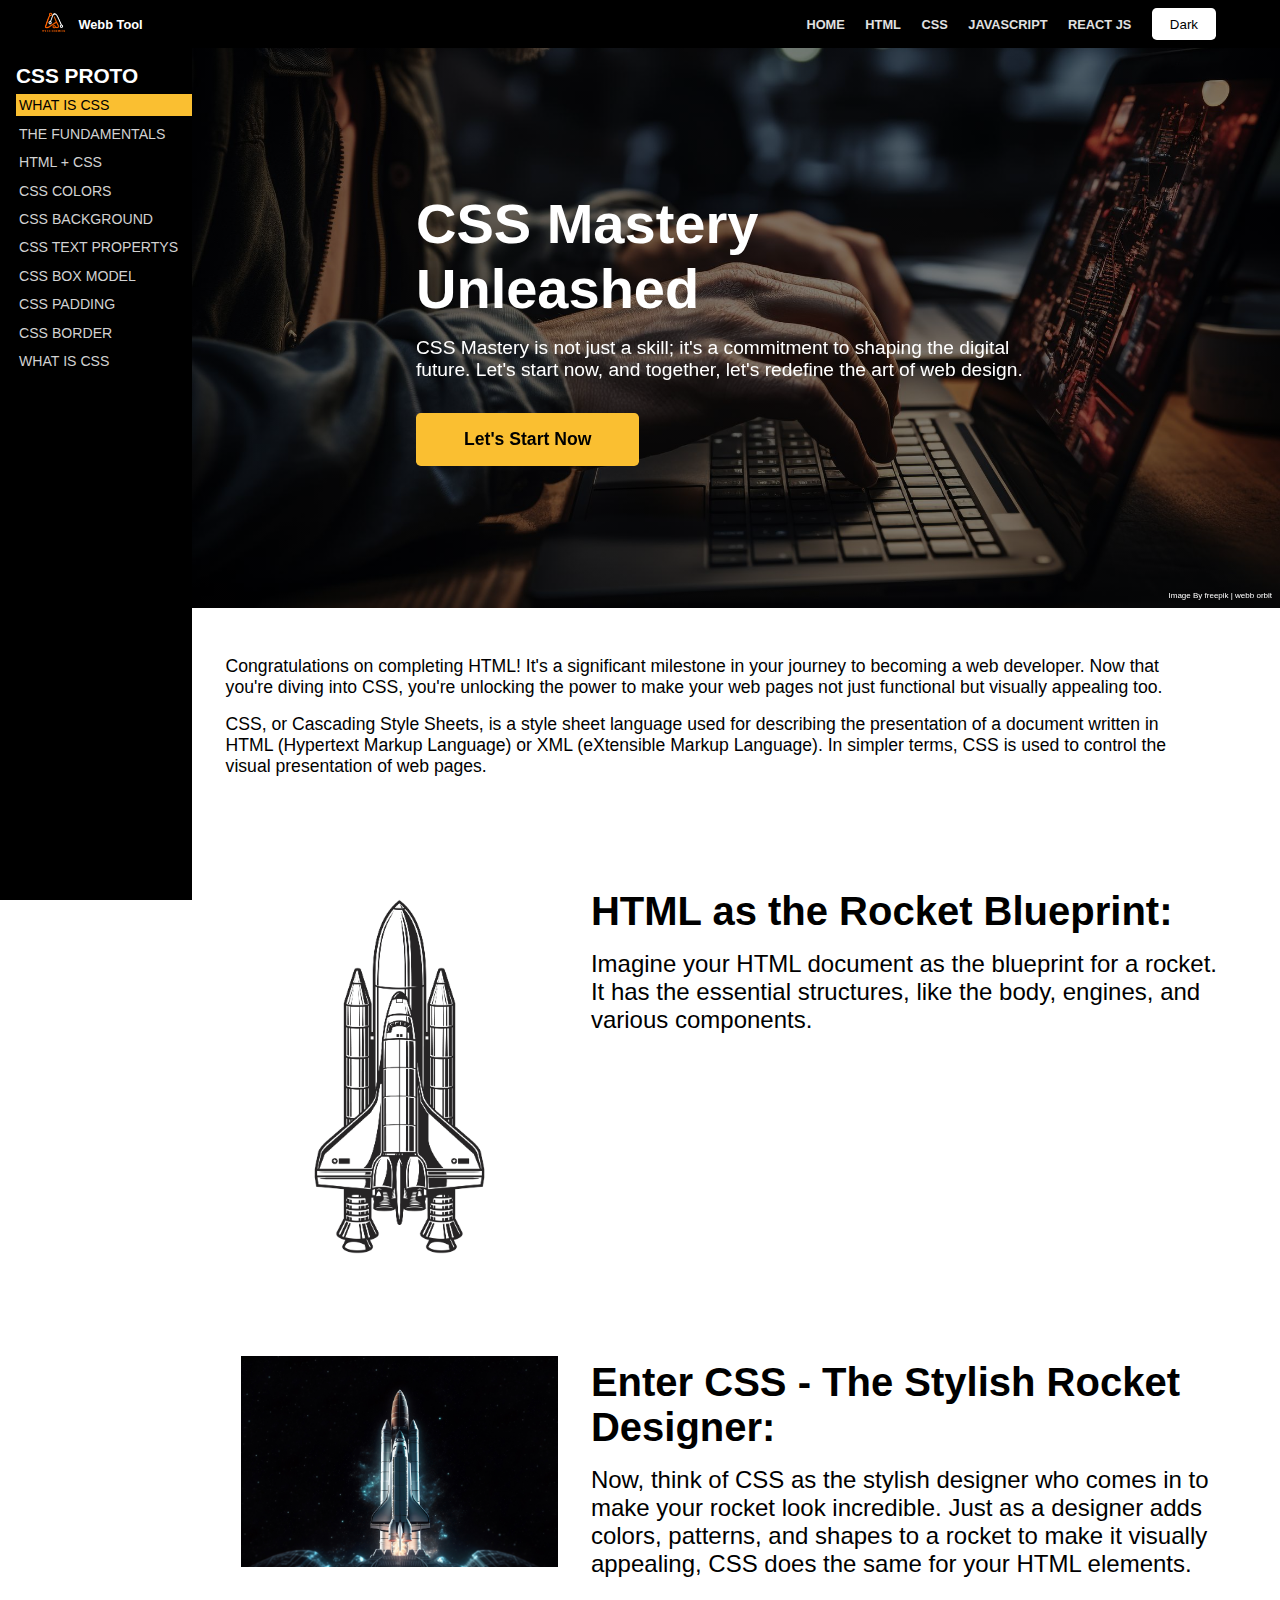
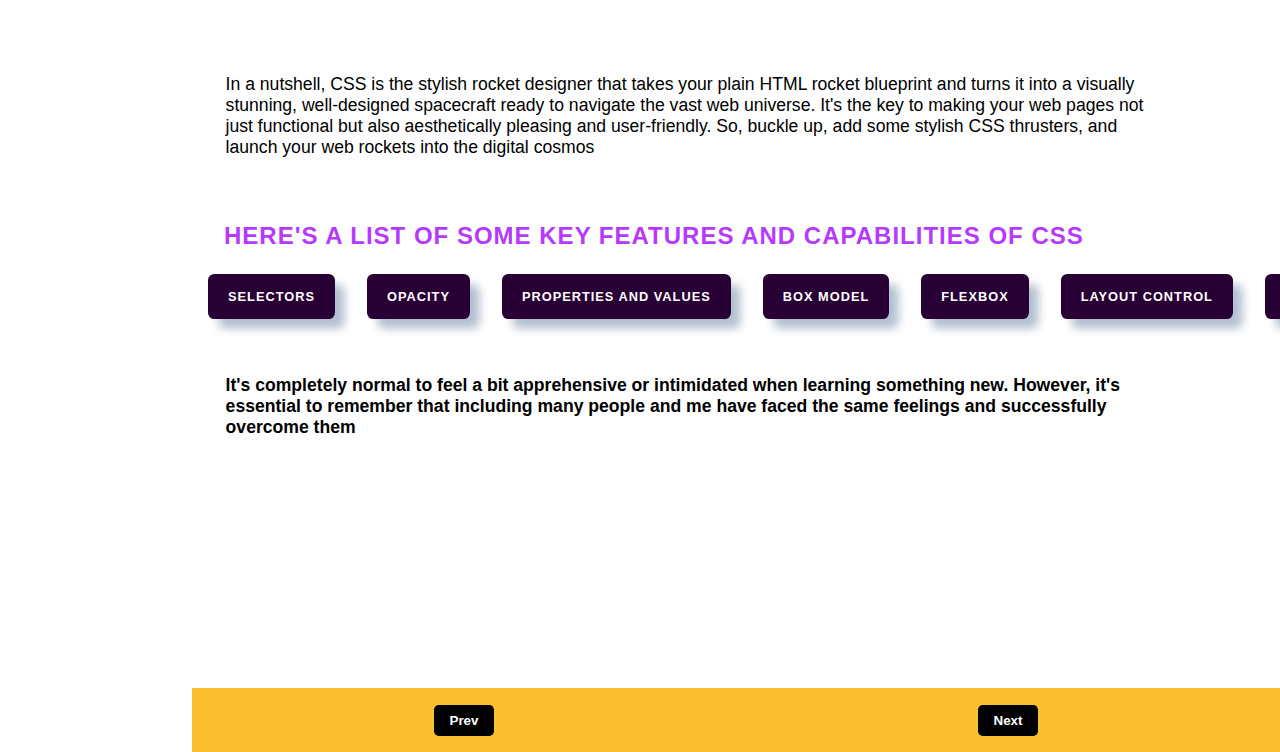
<file: CCSS/home-css.html>
<!DOCTYPE html>
<html lang="en">
<head>
    <meta charset="UTF-8">
    <meta name="viewport" content="width=device-width, initial-scale=1.0">
    <title>Document</title>
    <link rel="stylesheet" href="../CSS/intropage.css">
</head>
<body>
    <div class="navbar">
        <div class="logo">
            <img src="../pho/webb logo.png">
            <span>webb tool</span>
        </div>
        <div class="links">
            <nav>
                <a href="../index.html">home</a>
                <a href="../CHTML/homehtml.html">html</a>
                <a href="../CCSS/home-css.html">css</a>
                <a href="#">javascript</a>
                <a href="#">react js</a>
                <button>dark</button>
            </nav>
        </div>
    </div>

    <main>
        <div id="sidenav"></div>
        <div id="maincon">
            <div class="introcard">
                <div class="onebox">
                    <h1>CSS Mastery Unleashed</h1>
                    <p>CSS Mastery is not just a skill; it's a commitment to shaping the digital future. Let's start now, and together, let's redefine the art of web design.</p>
                    <button><a href="./CSS-Syntax.html">Let's start now</a></button>
                </div>
               <div class="twobox">
                <p class="copywrite"><a href="http://freepik.com" target="_blank" rel="noopener noreferrer">Image By freepik</a> | webb orbit</p>
               </div>
            </div>
            <p class="para m3top    ">
                Congratulations on completing HTML! It's a significant milestone in your journey to becoming a web developer. Now that you're diving into CSS, you're unlocking the power to make your web pages not just functional but visually appealing too.</p>
            <p class="para">
                CSS, or Cascading Style Sheets, is a style sheet language used for describing the presentation of a document written in HTML (Hypertext Markup Language) or XML (eXtensible Markup Language). In simpler terms, CSS is used to control the visual presentation of web pages.</p>

                <div class="introimgs">
                    <div class="eximg">
                        <img src="../pho/rocket-html.jpg" class="poster">
                        <div class="dis">
                            <h3>HTML as the Rocket Blueprint:</h3>
                            <p>Imagine your HTML document as the blueprint for a rocket. It has the essential structures, like the body, engines, and various components.
                            </p>
                        </div>
                    </div>

                    <div  class="eximg">
                        <img src="../pho/rocket-css.jpg" class="poster">
                        <div class="dis">
                            <h3>Enter CSS - The Stylish Rocket Designer:</h3>
                            <p>Now, think of CSS as the stylish designer who comes in to make your rocket look incredible. Just as a designer adds colors, patterns, and shapes to a rocket to make it visually appealing, CSS does the same for your HTML elements.
                            </p>
                        </div>
                    </div>
                </div>
                <p class="para">In a nutshell, CSS is the stylish rocket designer that takes your plain HTML rocket blueprint and turns it into a visually stunning, well-designed spacecraft ready to navigate the vast web universe. It's the key to making your web pages not just functional but also aesthetically pleasing and user-friendly. So, buckle up, add some stylish CSS thrusters, and launch your web rockets into the digital cosmos</p>

                <!-- css and html example -->

                <h2 class="mainh2">Here's a list of some key features and capabilities of CSS</h2>

                <!-- Animations list -->

                <div class="buttons">
                    <button >Selectors</button>
                    <button>Opacity</button>
                    <button>Properties and Values</button>
                    <button>Box Model</button>
                    <button>Flexbox</button>
                    <button>Layout Control</button>
                    <button>Media Queries</button>
                    <button>Transitions and Animations</button>
                    <button>Pseudo-classes and Pseudo-elements</button>
                    <button>Floats</button>
                    <button>Fonts and Text Styling</button>
                    <button>Flexibility and Adaptability</button>
                    <button>Responsive Design</button>
                    <button>Colors and Gradients</button>
                    <button>Grid</button>
                    <button>Neumorphism UI</button>
                    <button>Box Shadow</button>
                    <button>Transforms</button>
                    <button>Vendor Prefixes</button>
                    <button>Positioning</button>
                    <button>parallax effect</button>
                </div>
                <p class="para bold m3top">It's completely normal to feel a bit apprehensive or intimidated when learning something new. However, it's essential to remember that including many people and me have faced the same feelings and successfully overcome them</p>
                <div class="inpro">
                    <p class="para">
                        You're on an exciting path, and every line of code you write brings you closer to your goals. Keep coding, experimenting, and most importantly, have fun with CSS!
                    </p>
                </div>
        </div>
    </main>
</body>
<script src="../JS/cCSS.js"></script>
</html>
</file>
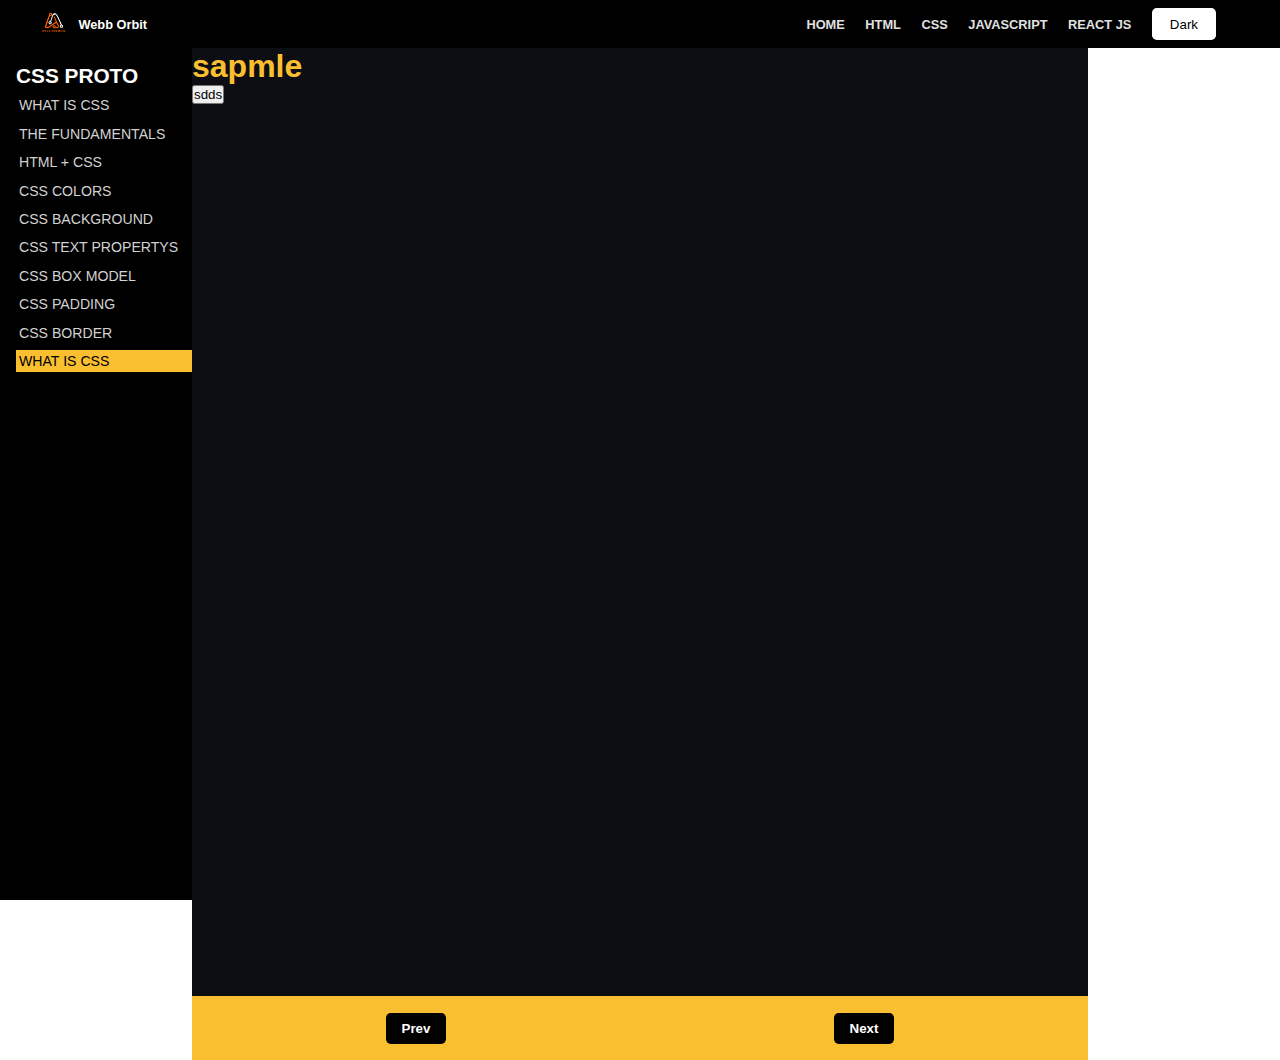
<file: CCSS/sample.html>
<!DOCTYPE html>
<html lang="en">
<head>
    <meta charset="UTF-8">
    <meta name="viewport" content="width=device-width, initial-scale=1.0">
    <title>Document</title>
    <link rel="stylesheet" href="../CSS/coursnav.css">
    <link rel="stylesheet" href="../CSS/courscomponent.css">
</head>
<body>
    <div class="navbar">
        <div class="logo">
            <img src="../pho/webb logo.png">
            <span>webb orbit</span>
        </div>
        <div class="links">
            <nav>
                <a href="../index.html">home</a>
                <a href="../CHTML/homehtml.html">html</a>
                <a href="../CCSS/home-css.html">css</a>
                <a href="#">javascript</a>
                <a href="#">react js</a>
                <button>dark</button>
            </nav>
        </div>
    </div>

    <main>
        <div id="sidenav"></div>
        <div id="maincon">
            <code><h1>sapmle</h1></code>
            <button id="next">sdds</button>
        </div>
    </main>
</body>
<script src="../JS/cCSS.js"></script>
</html>
</file>
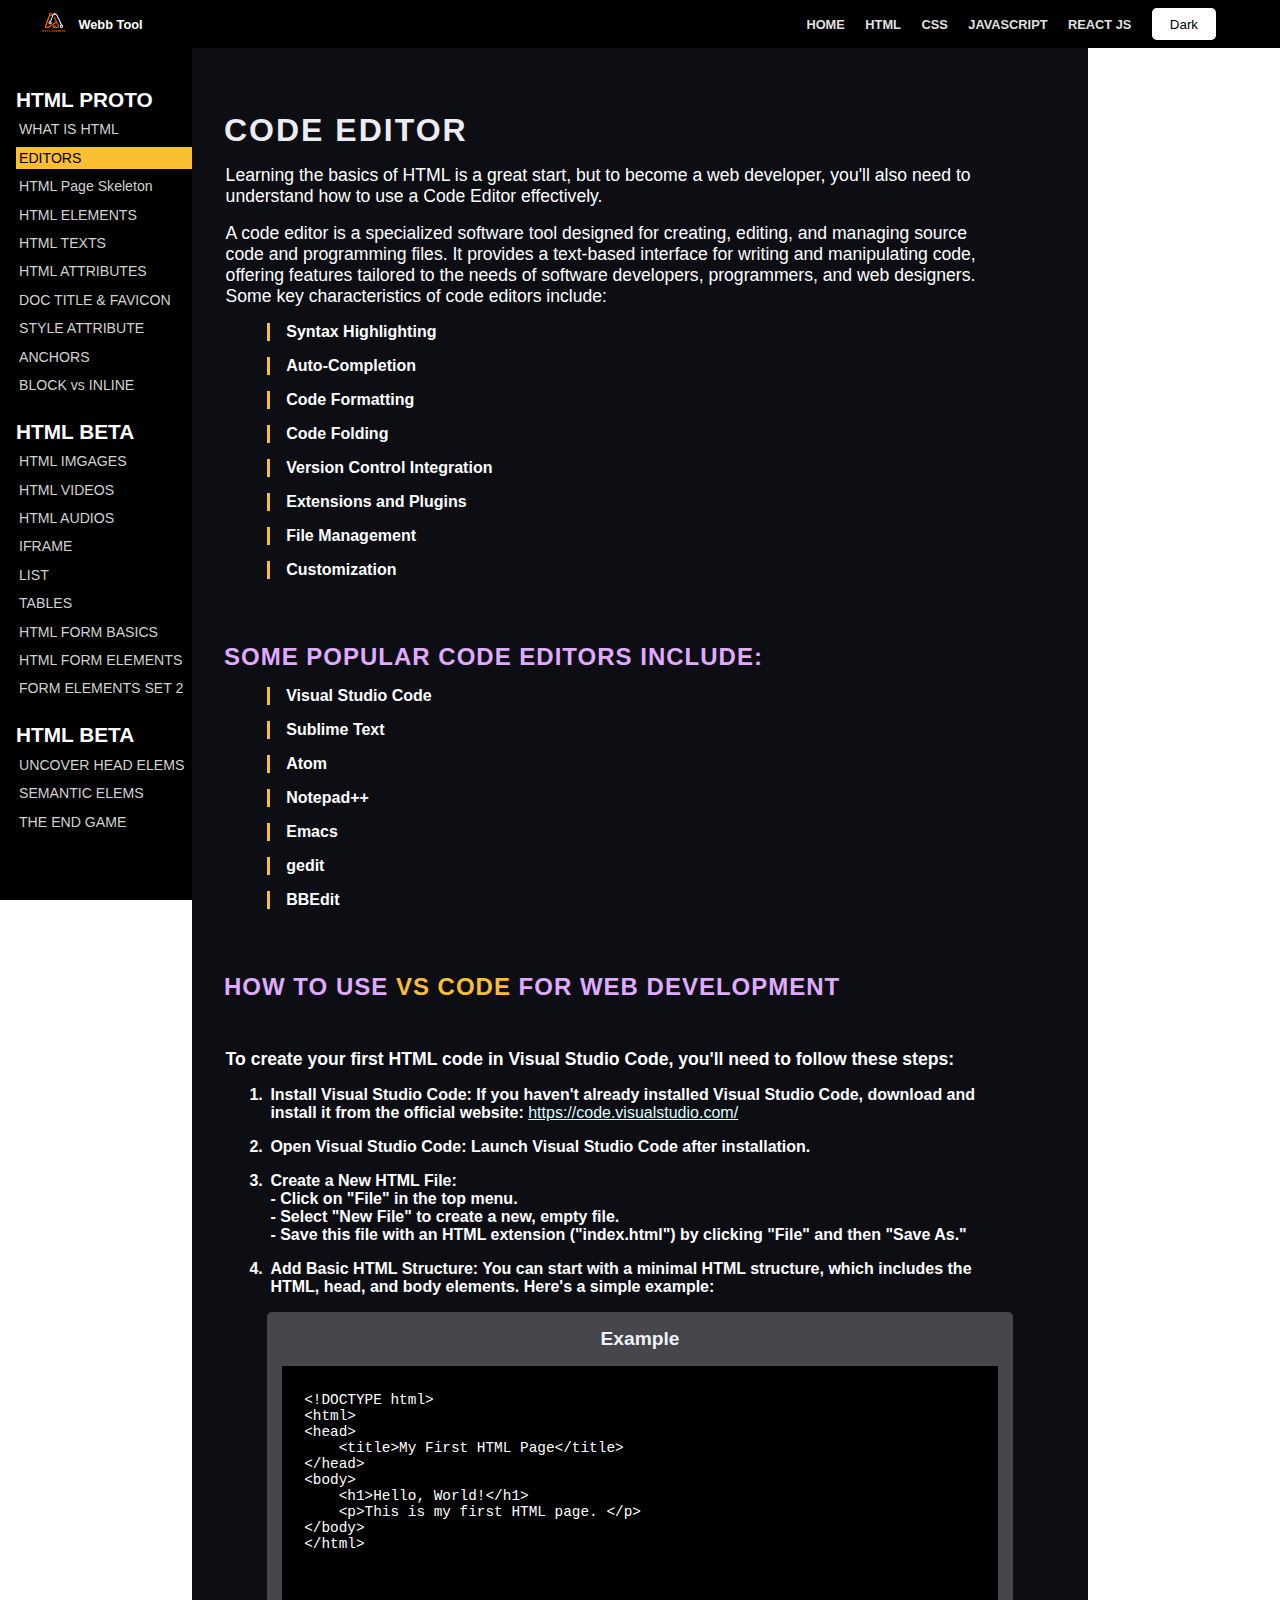
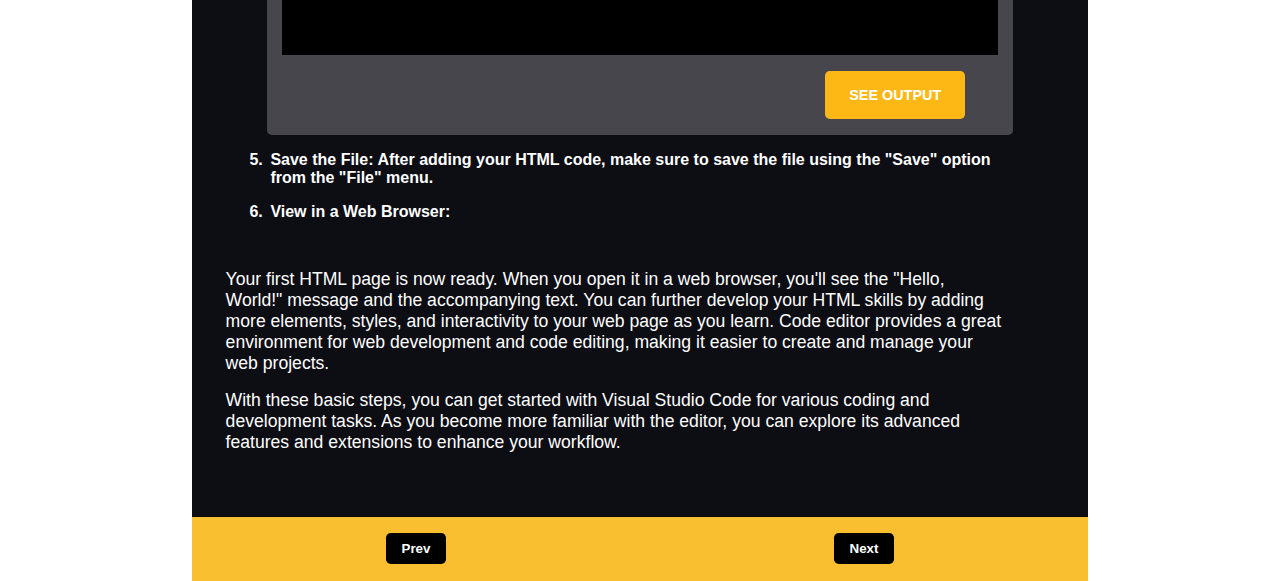
<file: CHTML/editor.html>
<!DOCTYPE html>
<html lang="en">
<head>
    <meta charset="UTF-8">
    <meta name="viewport" content="width=device-width, initial-scale=1.0">
    <title>editor</title>
    
    <link rel="stylesheet" href="../CSS/coursnav.css">
    <link rel="stylesheet" href="../CSS/courscomponent.css">
    <link rel="stylesheet" href="../CSS/responsive.css">
</head>
<body>
    <div class="navbar">
        <div class="logo">
            <img src="../pho/webb logo.png">
            <span>webb tool</span>
        </div>

        <div class="navbarbox" id="navbarbox">
            <div class="row"></div>
            <div class="row"></div>
            <div class="row"></div>
        </div>

        <div class="links">
            <nav>
                <a href="../index.html">home</a>
                <a href="../CHTML/homehtml.html">html</a>
                <a href="../CCSS/home-css.html">css</a>
                <a href="#">javascript</a>
                <a href="#">react js</a>
                <button>dark</button>
            </nav>
        </div>
    </div>

    <div class="responnav" id="responnav">
        <div class="resplinks">
            <nav class="responav" id="responav">
                <a href="../index.html">home</a>
                <a href="./homehtml.html">html</a>
                <a href="../CCSS/home-css.html">css</a>
                <a href="#">javascript</a>
                <a href="#">react js</a>
                <button>dark</button>
            </nav>
        </div>
    </div>

    <main>
        
        <div class="menubox" id="menubox">
            <div class="row"></div>
            <div class="row"></div>
            <div class="row"></div>
        </div>

        <div id="sidenav" >
            <div style="height: 1.5rem;"></div>  
        </div>
        <div id="maincon">
            <h1 class="mainh1">code editor</h1>
            <p class="para">Learning the basics of HTML is a great start, but to become a web developer, you'll also need to understand how to use a Code Editor effectively.</p>
            <p class="para">A code editor is a specialized software tool designed for creating, editing, and managing source code and programming files. It provides a text-based interface for writing and manipulating code, offering features tailored to the needs of software developers, programmers, and web designers. Some key characteristics of code editors include:</p>
            <div class="listbox">
                <ol>
                    <li>Syntax Highlighting</li>
                    <li>Auto-Completion</li>
                    <li>Code Formatting</li>
                    <li>Code Folding</li>
                    <li>Version Control Integration</li>
                    <li>Extensions and Plugins</li>
                    <li>File Management</li>
                    <li>Customization</li>
                </ol>
            </div>
            <h2 class="mainh2">Some popular code editors include:</h2>
            <div class="listbox">
                <ol>
                    <li>Visual Studio Code</li>
                    <li>Sublime Text</li>
                    <li>Atom</li>
                    <li>Notepad++</li>
                    <li>Emacs</li>
                    <li>gedit</li>
                    <li>BBEdit</li>
                </ol>
            </div>
            <h2 class="mainh2">how to use <span class="highlight">vs code</span> for web development</h2>
            <p class="bold para m3top ">To create your first HTML code in Visual Studio Code, you'll need to follow these steps:</p>
            <div class="listbox">
                <ul>
                    <li>Install Visual Studio Code: If you haven't already installed Visual Studio Code, download and install it from the official website: <a href="http://code.visualstudio.com/" class="openlink" target="_blank">https://code.visualstudio.com/</a>
                    </li>
                    <li>Open Visual Studio Code: Launch Visual Studio Code after installation.
                    </li>
                    <li>Create a New HTML File:<br>
                        - Click on "File" in the top menu. <br>
                        - Select "New File" to create a new, empty file. <br>
                        - Save this file with an HTML extension ("index.html") by clicking "File" and then "Save As."</li>
                        <li>Add Basic HTML Structure: You can start with a minimal HTML structure, which includes the HTML, head, and body elements. Here's a simple example:</li>

            <div class="coderaper">
                <h3 class="Example">Example</h3>
                <div class="codebox">
                    <textarea name="code" class="coode hight15" spellcheck="false">
<!DOCTYPE html>
<html>
<head>
    <title>My First HTML Page</title>
</head>
<body>
    <h1>Hello, World!</h1>
    <p>This is my first HTML page. </p>
</body>
</html>
</textarea>
                    <button class="codebtn">see output</button>
                    <iframe class="codeframe"></iframe>
                </div>
            </div>

            <li>Save the File: After adding your HTML code, make sure to save the file using the "Save" option from the "File" menu.</li>
            <li>View in a Web Browser:</li>
        </ul>
    </div>
    <p class="para">Your first HTML page is now ready. When you open it in a web browser, you'll see the "Hello, World!" message and the accompanying text. You can further develop your HTML skills by adding more elements, styles, and interactivity to your web page as you learn. Code editor provides a great environment for web development and code editing, making it easier to create and manage your web projects.</p>
    <p class="para">With these basic steps, you can get started with Visual Studio Code for various coding and development tasks. As you become more familiar with the editor, you can explore its advanced features and extensions to enhance your workflow.</p>
         </div><!--maincon -->
    </main>
</body>
<script src="../JS/cHTML.js"></script>
</html>
</file>
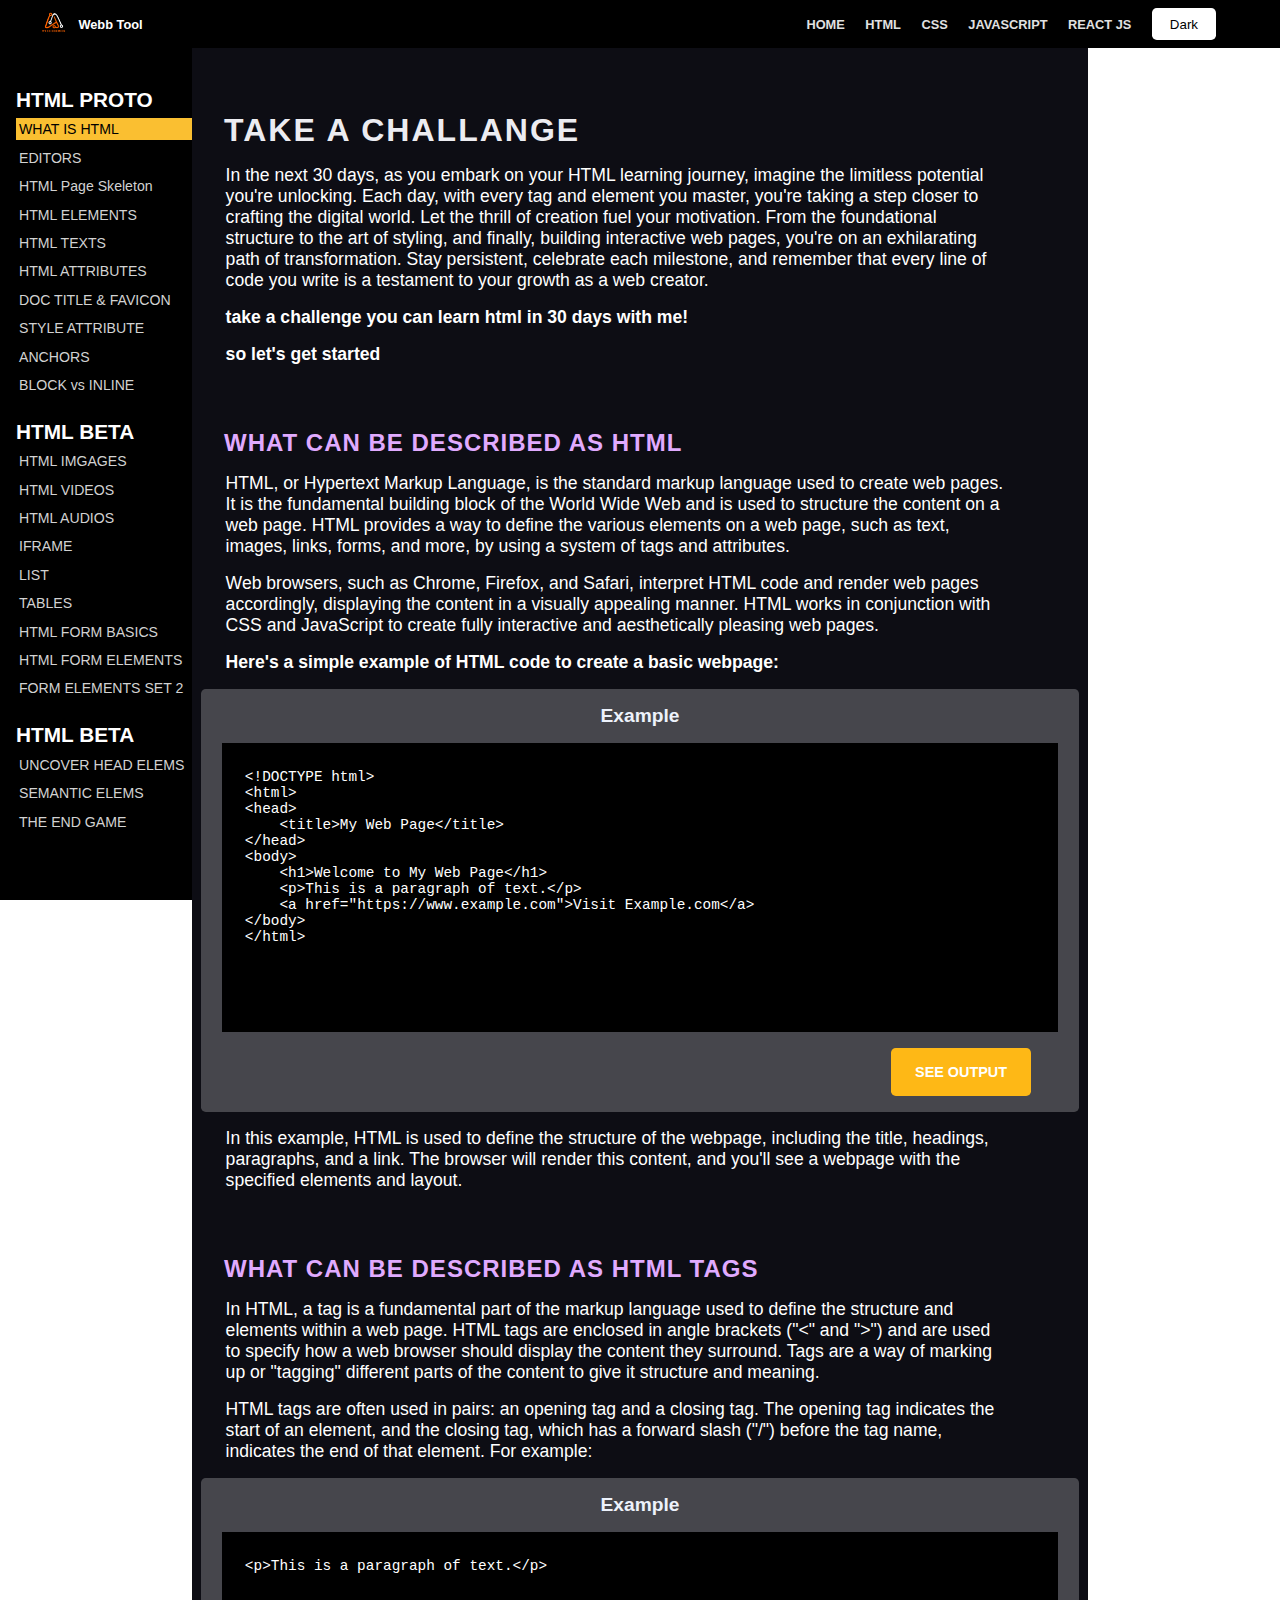
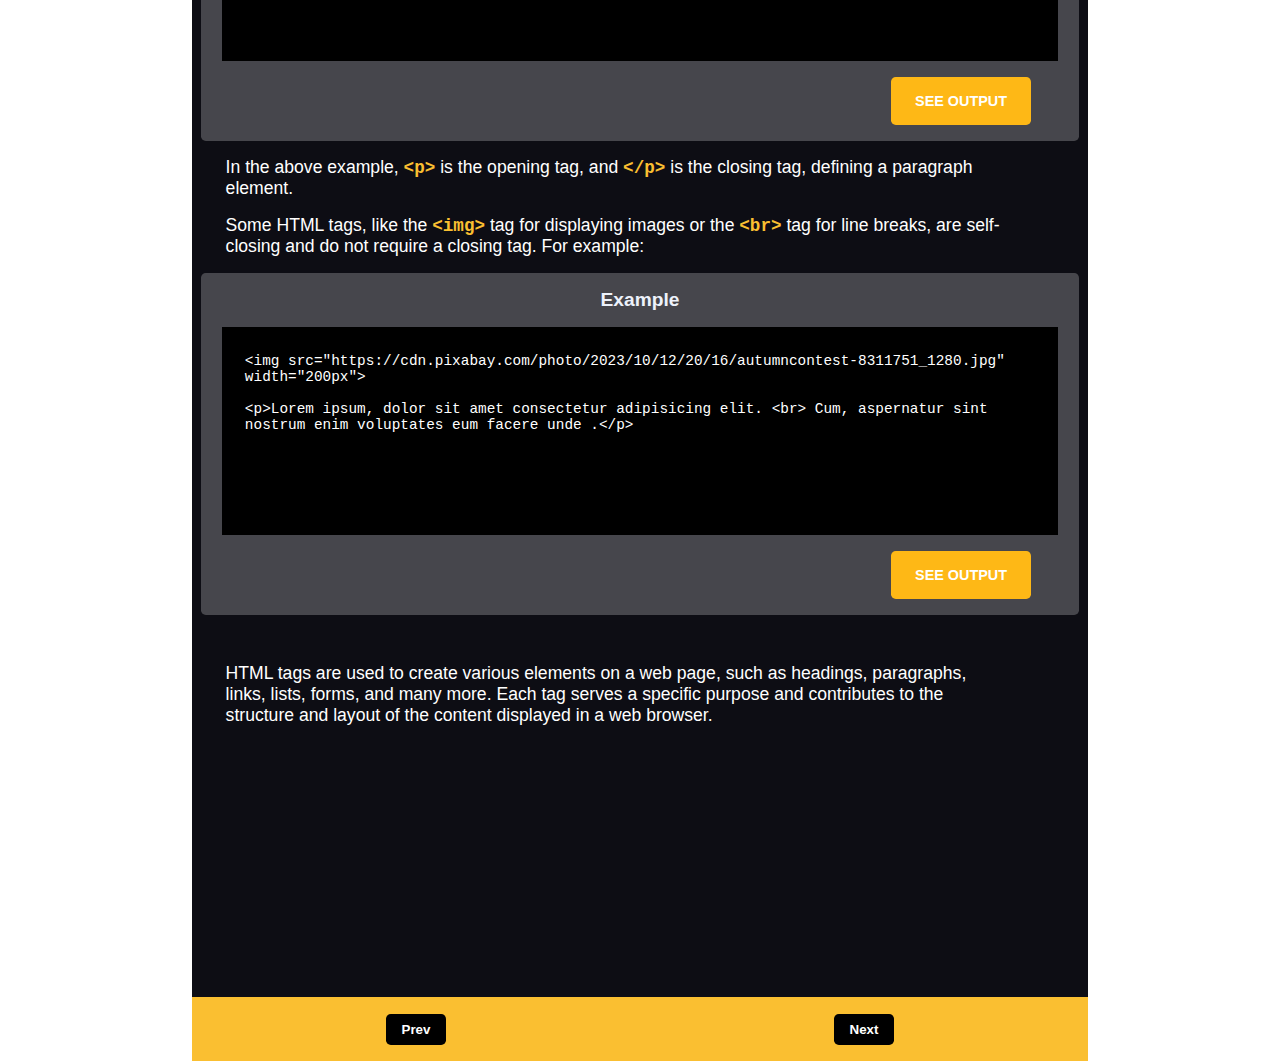
<file: CHTML/homehtml.html>
<!DOCTYPE html>
<html lang="en">

<head>
    <meta charset="UTF-8">
    <meta name="viewport" content="width=device-width, initial-scale=1.0">
    <title>Document</title>
    <link rel="stylesheet" href="../CSS/coursnav.css">
    <link rel="stylesheet" href="../CSS/courscomponent.css">
    <link rel="stylesheet" href="../CSS/responsive.css">
</head>

<body>
    <div class="navbar">
        <div class="logo">
            <img src="../pho/webb logo.png">
            <span>webb tool</span>
        </div>

        <div class="navbarbox" id="navbarbox">
            <div class="row"></div>
            <div class="row"></div>
            <div class="row"></div>
        </div>

        <div class="links">
            <nav>
                <a href="../index.html">home</a>
                <a href="./homehtml.html">html</a>
                <a href="../CCSS/home-css.html">css</a>
                <a href="#">javascript</a>
                <a href="#">react js</a>
                <button>dark</button>
            </nav>
        </div>
    </div>

    <div class="responnav" id="responnav">
        <div class="resplinks">
            <nav class="responav" id="responav">
                <a href="../index.html">home</a>
                <a href="#">html</a>
                <a href="../CCSS/home-css.html">css</a>
                <a href="#">javascript</a>
                <a href="#">react js</a>
                <button>dark</button>
            </nav>
        </div>
    </div>

    <main>
        
        <div class="menubox" id="menubox">
            <div class="row"></div>
            <div class="row"></div>
            <div class="row"></div>
        </div>

        <div id="sidenav" >
            <div style="height: 1.5rem;"></div>  
        </div>
        <div id="maincon">
            <h1 class="mainh1">take a challange</h1>
            <p class="para">In the next 30 days, as you embark on your HTML learning journey, imagine the limitless potential you're unlocking. Each day, with every tag and element you master, you're taking a step closer to crafting the digital world. Let the thrill of creation fuel your motivation. From the foundational structure to the art of styling, and finally, building interactive web pages, you're on an exhilarating path of transformation. Stay persistent, celebrate each milestone, and remember that every line of code you write is a testament to your growth as a web creator.</p>

            <p class="para bold m1">take a challenge you can learn html in 30 days with me!</p>
            <p class="para bold">so let's get started</p>
            <h2 class="mainh2">What can be described as html</h2>
            <p class="para">HTML, or Hypertext Markup Language, is the standard markup language used to create web pages. It is the fundamental building block of the World Wide Web and is used to structure the content on a web page. HTML provides a way to define the various elements on a web page, such as text, images, links, forms, and more, by using a system of tags and attributes.</p>
            <p class="para">Web browsers, such as Chrome, Firefox, and Safari, interpret HTML code and render web pages accordingly, displaying the content in a visually appealing manner. HTML works in conjunction with CSS and JavaScript to create fully interactive and aesthetically pleasing web pages.</p>
            <p class="para bold m1">Here's a simple example of HTML code to create a basic webpage:</p>
            <div class="coderaper">
                <h3 class="Example">Example</h3>
                <div class="codebox">
                    <textarea name="code" class="coode hight15" spellcheck="false">
<!DOCTYPE html>
<html>
<head>
    <title>My Web Page</title>
</head>
<body>
    <h1>Welcome to My Web Page</h1>
    <p>This is a paragraph of text.</p>
    <a href="https://www.example.com">Visit Example.com</a>
</body>
</html>
                    </textarea>
                    <button class="codebtn">see output</button>
                    <iframe class="codeframe"></iframe>
                </div>
            </div>
            <p class="para">In this example, HTML is used to define the structure of the webpage, including the title, headings, paragraphs, and a link. The browser will render this content, and you'll see a webpage with the specified elements and layout.
            </p>
            <h2 class="mainh2">What can be described as html TAGS</h2>
            <p class="para">In HTML, a tag is a fundamental part of the markup language used to define the structure and elements within a web page. HTML tags are enclosed in angle brackets ("<" and ">") and are used to specify how a web browser should display the content they surround. Tags are a way of marking up or "tagging" different parts of the content to give it structure and meaning.</p>
            <p class="para">HTML tags are often used in pairs: an opening tag and a closing tag. The opening tag indicates the start of an element, and the closing tag, which has a forward slash ("/") before the tag name, indicates the end of that element. For example:</p>

            <div class="coderaper">
            <h3 class="Example">Example</h3>
            <div class="codebox">
                <textarea name="code" class="coode hight5" spellcheck="false" >
<p>This is a paragraph of text.</p>
                </textarea>
                <button class="codebtn">see output</button>
                <iframe class="codeframe"></iframe>
            </div>
        </div>
        <p class="para">In the above example, <code>&lt;p&gt;</code> is the opening tag, and <code>&lt;/p&gt;</code> is the closing tag, defining a paragraph element.
        </p>

        <p class="para">Some HTML tags, like the <code>&lt;img&gt;</code> tag for displaying images or the <code>&lt;br&gt;</code> tag for line breaks, are self-closing and do not require a closing tag. For example:</p>
        <div class="coderaper">
            <h3 class="Example">Example</h3>
            <div class="codebox">
                <textarea name="code" class="coode hight10" spellcheck="false">
<img src="https://cdn.pixabay.com/photo/2023/10/12/20/16/autumncontest-8311751_1280.jpg" width="200px">

<p>Lorem ipsum, dolor sit amet consectetur adipisicing elit. <br> Cum, aspernatur sint nostrum enim voluptates eum facere unde .</p>

                </textarea>
                <button class="codebtn">see output</button>
                <iframe class="codeframe"></iframe>
            </div>
        </div>

        <p class="para m3top">HTML tags are used to create various elements on a web page, such as headings, paragraphs, links, lists, forms, and many more. Each tag serves a specific purpose and contributes to the structure and layout of the content displayed in a web browser.</p>

    <div class="inpro">
        <p class="para">HTML tags are not case-sensitive, which means you can use lowercase or uppercase letters for tag names ( <code>&lt;p&gt;</code> or  <code>&lt;P&gt;</code> are both valid), but it is a common convention to use lowercase for tag names to enhance code readability.
        </p>
    </div>

        </div>
    </main>
</body>
<script src="../JS/cHTML.js"></script>

</html>
</file>
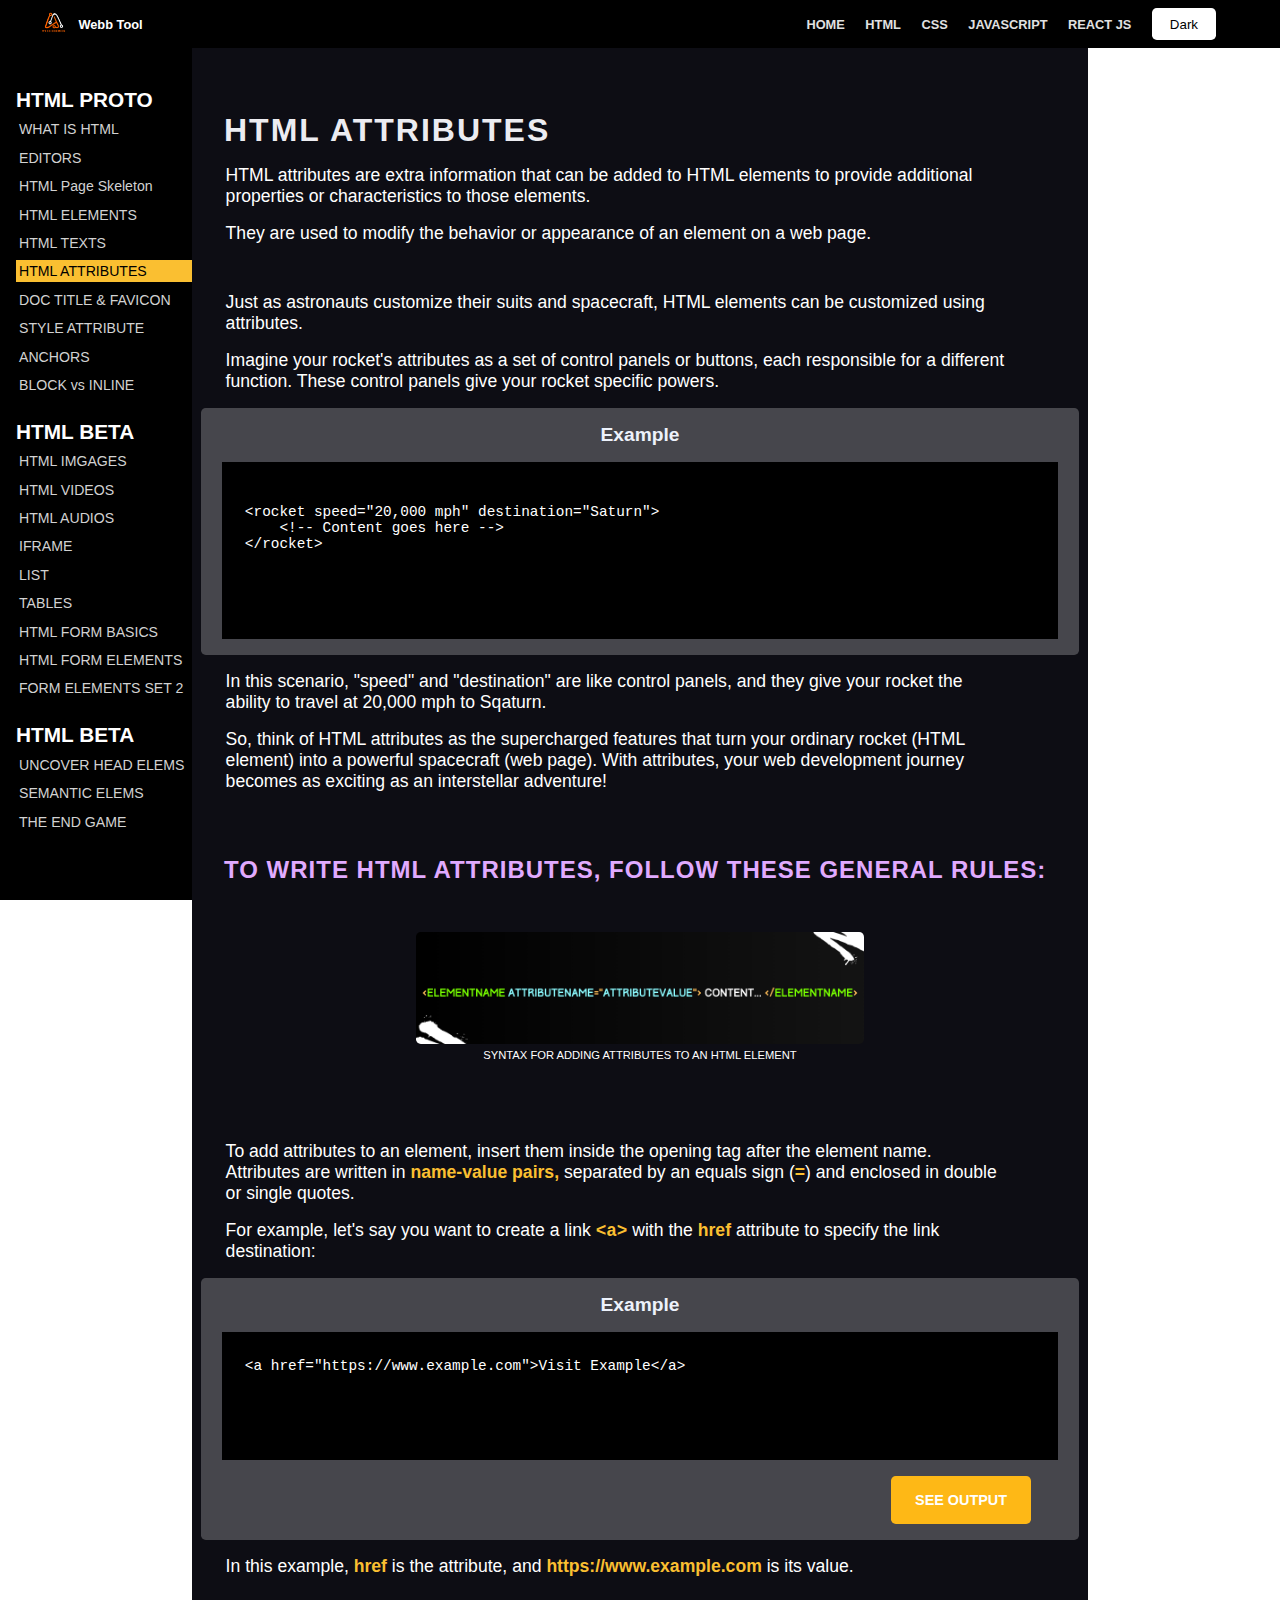
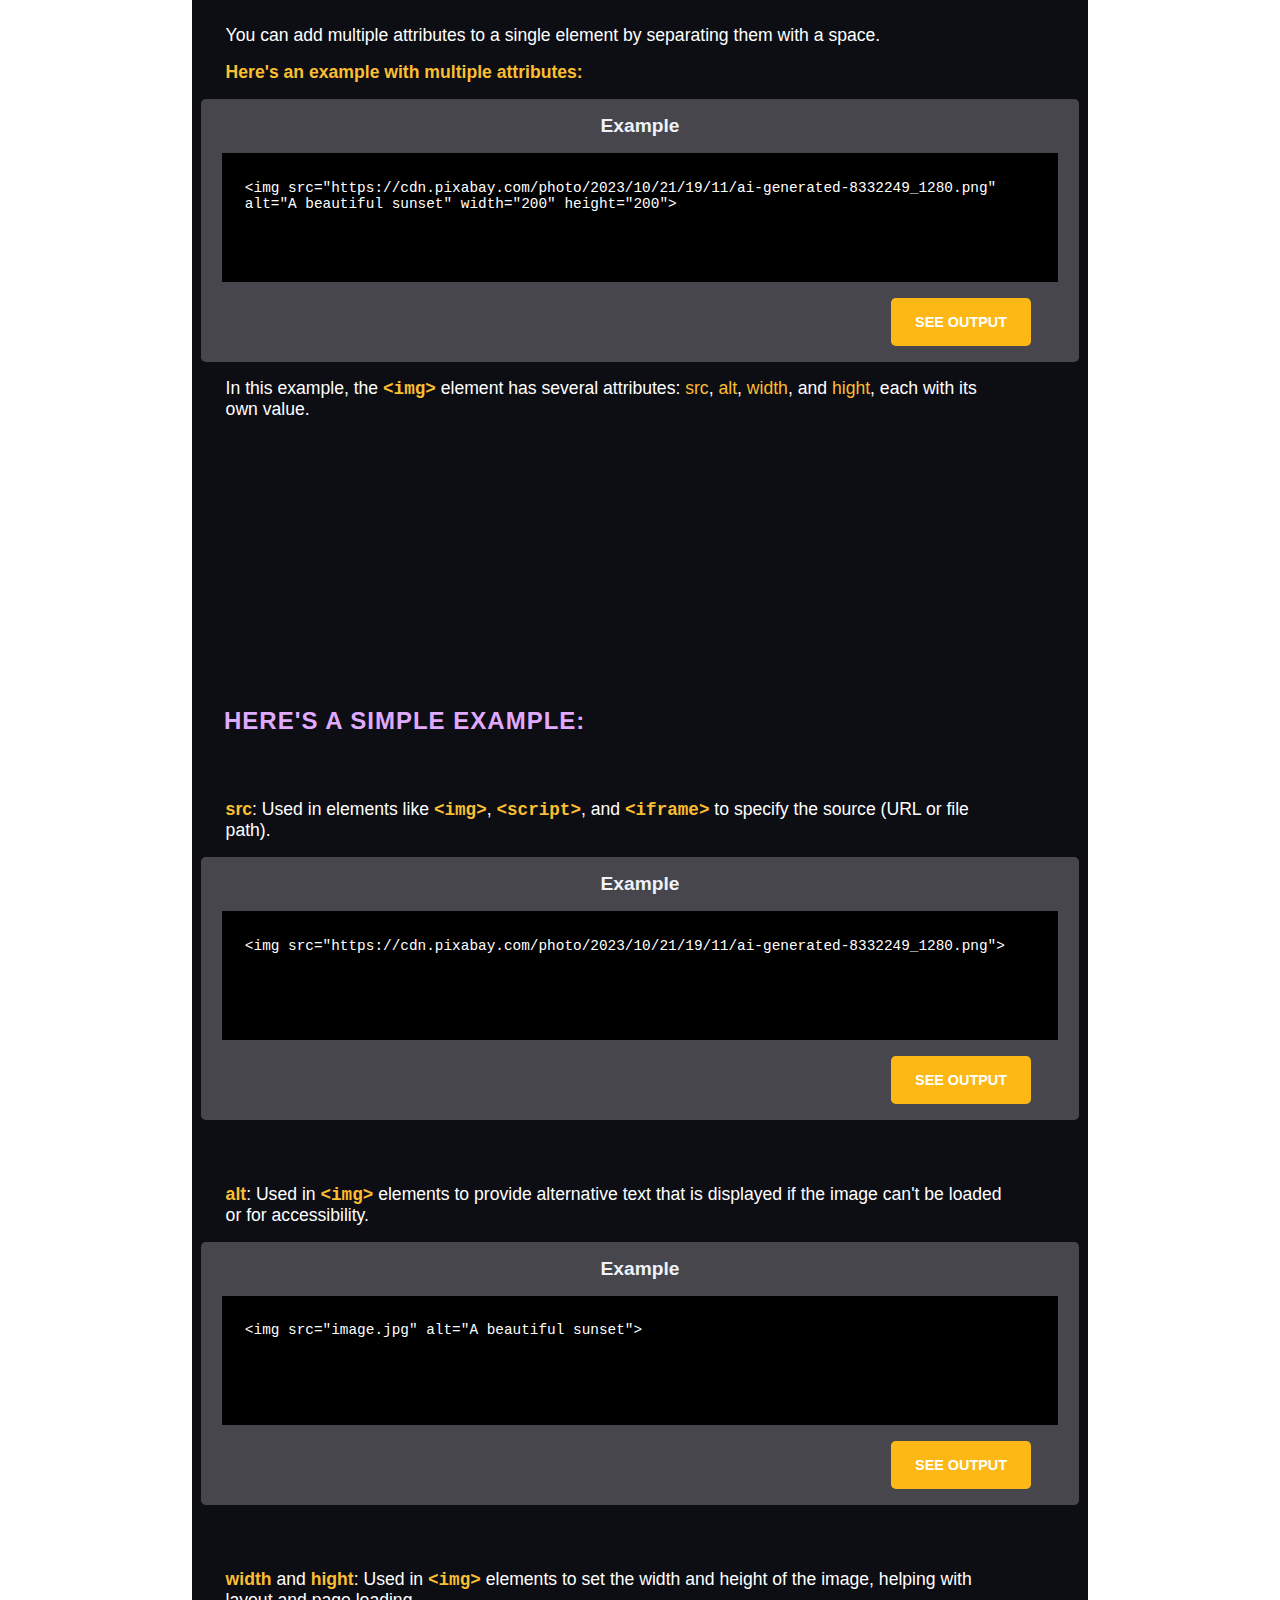
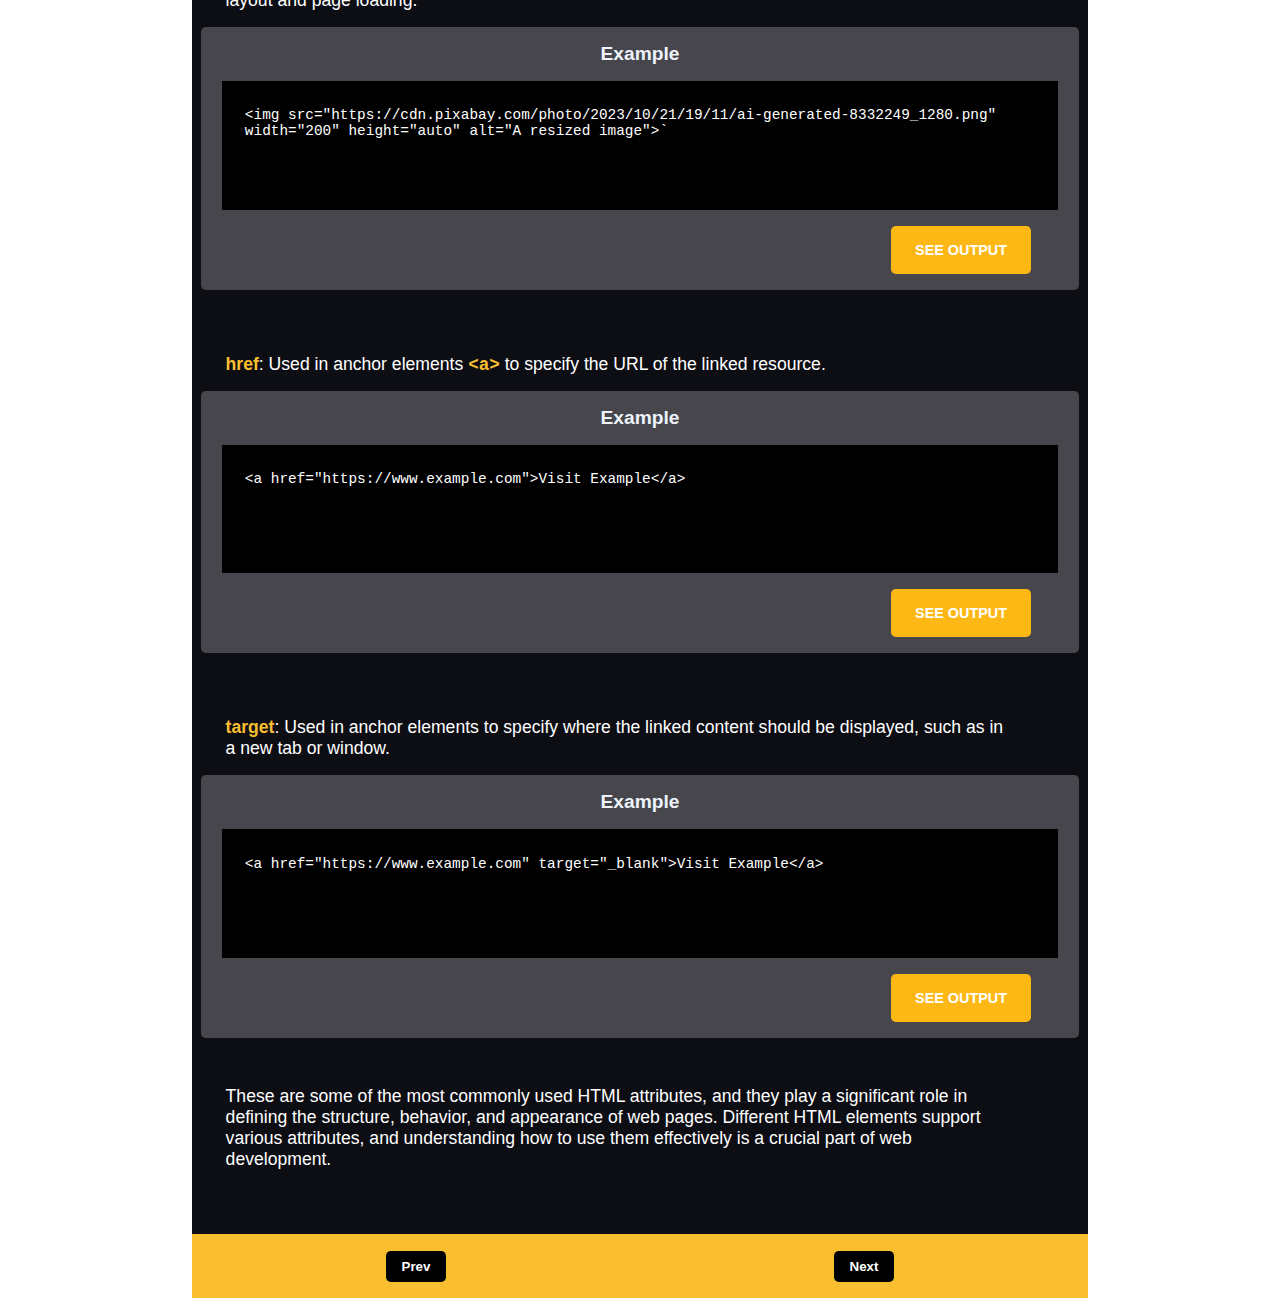
<file: CHTML/html-attributes.html>
<!DOCTYPE html>
<html lang="en">
<head>
    <meta charset="UTF-8">
    <meta name="viewport" content="width=device-width, initial-scale=1.0">
    <title>HTML Attributes</title>
    <link rel="stylesheet" href="../CSS/coursnav.css">
    <link rel="stylesheet" href="../CSS/courscomponent.css">
    <link rel="stylesheet" href="../CSS/responsive.css">
</head>
<body>
    <div class="navbar">
        <div class="logo">
            <img src="../pho/webb logo.png">
            <span>webb tool</span>
        </div>

        <div class="navbarbox" id="navbarbox">
            <div class="row"></div>
            <div class="row"></div>
            <div class="row"></div>
        </div>

        <div class="links">
            <nav>
                <a href="../index.html">home</a>
                <a href="../CHTML/homehtml.html">html</a>
                <a href="../CCSS/home-css.html">css</a>
                <a href="#">javascript</a>
                <a href="#">react js</a>
                <button>dark</button>
            </nav>
        </div>
    </div>

    <div class="responnav" id="responnav">
        <div class="resplinks">
            <nav class="responav" id="responav">
                <a href="../index.html">home</a>
                <a href="./homehtml.html">html</a>
                <a href="../CCSS/home-css.html">css</a>
                <a href="#">javascript</a>
                <a href="#">react js</a>
                <button>dark</button>
            </nav>
        </div>
    </div>

    <main>
        
        <div class="menubox" id="menubox">
            <div class="row"></div>
            <div class="row"></div>
            <div class="row"></div>
        </div>

        <div id="sidenav" >
            <div style="height: 1.5rem;"></div>  
        </div>
        <div id="maincon">
            <h1 class="mainh1">HTML Attributes</h1>
            <p class="para">HTML attributes are extra information that can be added to HTML elements to provide additional properties or characteristics to those elements.</p>
            <p class="para">They are used to modify the behavior or appearance of an element on a web page.</p>
            <p class="para m3top">Just as astronauts customize their suits and spacecraft, HTML elements can be customized using attributes.</p>
            <p class="para">Imagine your rocket's attributes as a set of control panels or buttons, each responsible for a different function. These control panels give your rocket specific powers.</p>
            <div class="coderaper">
                <h3 class="Example">Example</h3>
                <div class="codebox">
                    <textarea name="code" class="coode hight8" readonly spellcheck="false"> 
<rocket speed="20,000 mph" destination="Saturn">
    <!-- Content goes here -->
</rocket>
                    </textarea>
                </div>
            </div>
            <p class="para">In this scenario, "speed" and "destination" are like control panels, and they give your rocket the ability to travel at 20,000 mph to Sqaturn.</p>
            <p class="para">So, think of HTML attributes as the supercharged features that turn your ordinary rocket (HTML element) into a powerful spacecraft (web page). With attributes, your web development journey becomes as exciting as an interstellar adventure!</p>
            <h2 class="mainh2 m3top">To write HTML attributes, follow these general rules:</h2>

            <div class="photobox">
                <img src="../pho/atribute.png" class="photo">
                <p class="photop">syntax for adding attributes to an html element</p>
            </div>
            <p class="para m3top"> To add attributes to an element, insert them inside the opening tag after the element name. Attributes are written in <span class="highlight bold">name-value pairs,</span> separated by an equals sign (<span class="highlight bold">=</span>) and enclosed in double or single quotes.</p>
            <p class="para">For example, let's say you want to create a link <code>&lt;a&gt;</code> with the <span class="highlight bold">href</span> attribute to specify the link destination:</p>

            <div class="coderaper">
                <h3 class="Example">Example</h3>
                <div class="codebox">
                    <textarea name="code" class="coode hight5" spellcheck="false">
<a href="https://www.example.com">Visit Example</a>                      
                    </textarea>
                    <button class="codebtn">see output</button>
                    <iframe class="codeframe"></iframe>
                </div>
            </div>
            <p class="para">In this example, <span class="highlight bold">href</span> is the attribute, and <span class="highlight bold">https://www.example.com</span> is its value.</p>
            <p class="para m3top"> You can add multiple attributes to a single element by separating them with a space.</p>
            <p class="para highlight bold">Here's an example with multiple attributes:</p>

            <div class="coderaper">
                <h3 class="Example">Example</h3>
                <div class="codebox">
                    <textarea name="code" class="coode hight5" spellcheck="false">
<img src="https://cdn.pixabay.com/photo/2023/10/21/19/11/ai-generated-8332249_1280.png" alt="A beautiful sunset" width="200" height="200">                   
                    </textarea>
                    <button class="codebtn">see output</button>
                    <iframe class="codeframe"></iframe>
                </div>
            </div>
            <p class="para">In this example, the <code>&lt;img&gt;</code> element has several attributes: <span class="highlight ">src</span>, <span class="highlight">alt</span>, <span class="highlight">width</span>, and <span class="highlight">hight</span>, each with its own value.</p>
            <div class="inpro">
                <p class="para">Remember that different HTML elements support different attributes, so it's essential to refer to the documentation or resources specific to the element you're using to determine which attributes are applicable and how to use them.</p>
            </div>
            <h2 class="mainh2">Here's a simple example:</h2>
            <p class="para m4top"><span class="bold highlight">src</span>: Used in elements like <code>&lt;img&gt;</code>, <code>&lt;script&gt;</code>, and <code>&lt;iframe&gt;</code> to specify the source (URL or file path).</p>

            <div class="coderaper">
                <h3 class="Example">Example</h3>
                <div class="codebox">
                    <textarea name="code" class="coode hight5" spellcheck="false">
<img src="https://cdn.pixabay.com/photo/2023/10/21/19/11/ai-generated-8332249_1280.png">
                    </textarea>
                    <button class="codebtn">see output</button>
                    <iframe class="codeframe"></iframe>
                </div>
            </div>
            <p class="para m4top">
                <span class="highlight bold">alt</span>: Used in  <code>&lt;img&gt;</code> elements to provide alternative text that is displayed if the image can't be loaded or for accessibility.
            </p>
            <div class="coderaper">
                <h3 class="Example">Example</h3>
                <div class="codebox">
                    <textarea name="code" class="coode hight5" spellcheck="false">
<img src="image.jpg" alt="A beautiful sunset">
                    </textarea>
                    <button class="codebtn">see output</button>
                    <iframe class="codeframe"></iframe>
                </div>
            </div>
            <p class="para m4top"><span class="highlight bold">width</span> and <span class="highlight bold">hight</span>: Used in <code>&lt;img&gt;</code> elements to set the width and height of the image, helping with layout and page loading.</p>

            <div class="coderaper">
                <h3 class="Example">Example</h3>
                <div class="codebox">
                    <textarea name="code" class="coode hight5" spellcheck="false">
<img src="https://cdn.pixabay.com/photo/2023/10/21/19/11/ai-generated-8332249_1280.png" width="200" height="auto" alt="A resized image">`
                    </textarea>
                    <button class="codebtn">see output</button>
                    <iframe class="codeframe"></iframe>
                </div>
            </div>
            <p class="para m4top"><span class="bold highlight">href</span>: Used in anchor elements <code>&lt;a&gt;</code>  to specify the URL of the linked resource.</p>
            <div class="coderaper">
                <h3 class="Example">Example</h3>
                <div class="codebox">
                    <textarea name="code" class="coode hight5" spellcheck="false">
<a href="https://www.example.com">Visit Example</a>
                    </textarea>
                    <button class="codebtn">see output</button>
                    <iframe class="codeframe"></iframe>
                </div>
            </div>
            <p class="para m4top"><span class="highlight bold">target</span>: Used in anchor elements to specify where the linked content should be displayed, such as in a new tab or window.</p>
            <div class="coderaper">
                <h3 class="Example">Example</h3>
                <div class="codebox">
                    <textarea name="code" class="coode hight5" spellcheck="false">
<a href="https://www.example.com" target="_blank">Visit Example</a>
                    </textarea>
                    <button class="codebtn">see output</button>
                    <iframe class="codeframe"></iframe>
                </div>
            </div>
            <p class="para m3top">These are some of the most commonly used HTML attributes, and they play a significant role in defining the structure, behavior, and appearance of web pages. Different HTML elements support various attributes, and understanding how to use them effectively is a crucial part of web development.</p>
        </div>
    </main>
</body>
<script src="../JS/cHTML.js"></script>
</html>
</file>
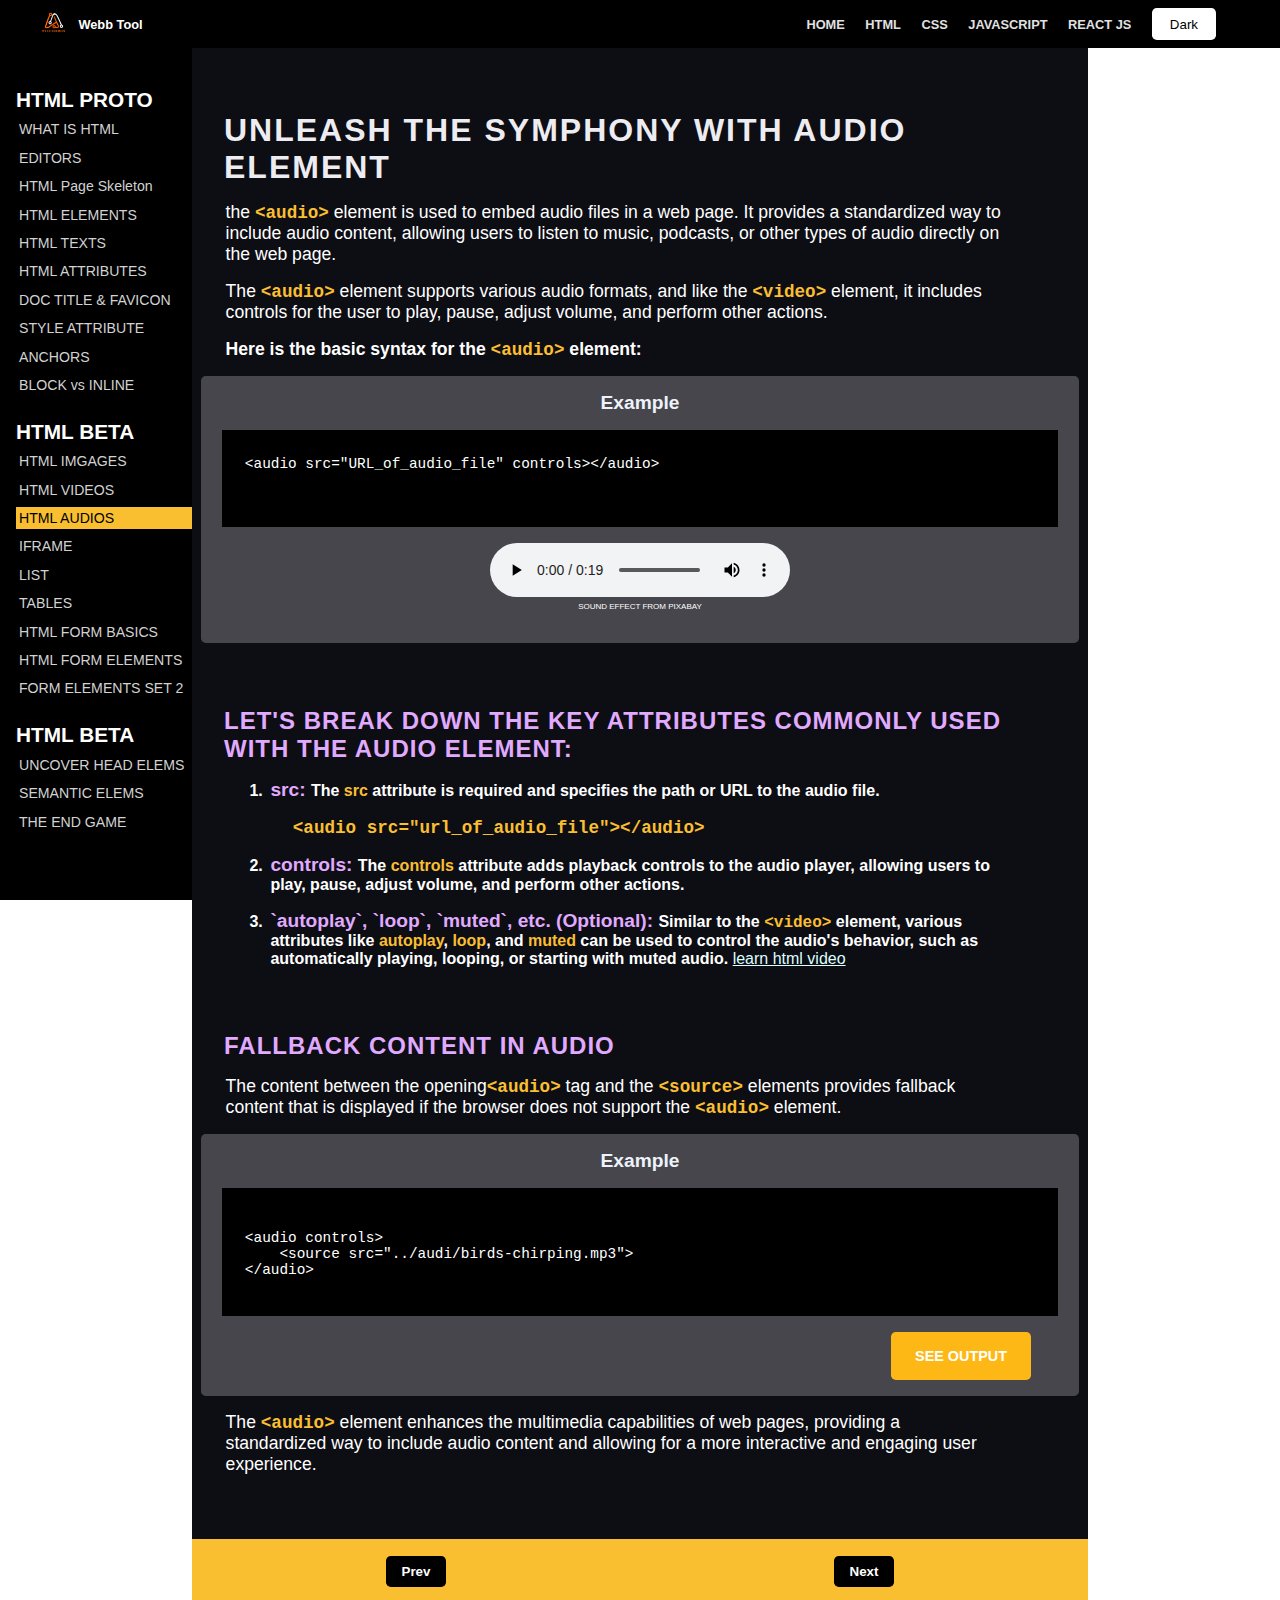
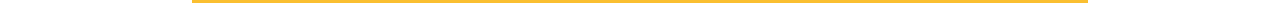
<file: CHTML/html-audio.html>
<!DOCTYPE html>
<html lang="en">
<head>
    <meta charset="UTF-8">
    <meta name="viewport" content="width=device-width, initial-scale=1.0">
    <title>Document</title>
    <link rel="stylesheet" href="../CSS/coursnav.css">
    <link rel="stylesheet" href="../CSS/courscomponent.css">
    <link rel="stylesheet" href="../CSS/responsive.css">
</head>
<body>
    <div class="navbar">
        <div class="logo">
            <img src="../pho/webb logo.png">
            <span>webb tool</span>
        </div>

        <div class="navbarbox" id="navbarbox">
            <div class="row"></div>
            <div class="row"></div>
            <div class="row"></div>
        </div>

        <div class="links">
            <nav>
                <a href="../index.html">home</a>
                <a href="../CHTML/homehtml.html">html</a>
                <a href="../CCSS/home-css.html">css</a>
                <a href="#">javascript</a>
                <a href="#">react js</a>
                <button>dark</button>
            </nav>
        </div>
    </div>

    <div class="responnav" id="responnav">
        <div class="resplinks">
            <nav class="responav" id="responav">
                <a href="../index.html">home</a>
                <a href="./homehtml.html">html</a>
                <a href="../CCSS/home-css.html">css</a>
                <a href="#">javascript</a>
                <a href="#">react js</a>
                <button>dark</button>
            </nav>
        </div>
    </div>

    <main>
        
        <div class="menubox" id="menubox">
            <div class="row"></div>
            <div class="row"></div>
            <div class="row"></div>
        </div>

        <div id="sidenav" >
            <div style="height: 1.5rem;"></div>  
        </div>
        <div id="maincon">
            <h1 class="mainh1">Unleash the Symphony with Audio Element</h1>
            <p class="para">the <code>&lt;audio&gt;</code> element is used to embed audio files in a web page. It provides a standardized way to include audio content, allowing users to listen to music, podcasts, or other types of audio directly on the web page.</p>
            <p class="para">The <code>&lt;audio&gt;</code> element supports various audio formats, and like the <code>&lt;video&gt;</code> element, it includes controls for the user to play, pause, adjust volume, and perform other actions.</p>
            <p class="para bold">Here is the basic syntax for the <code>&lt;audio&gt;</code> element:</p>
            <div class="coderaper">
                <h3 class="Example">Example</h3>
                <div class="codebox">
                    <textarea name="code" class="coode hight3" spellcheck="false" readonly>
<audio src="URL_of_audio_file" controls></audio>
</textarea>
<audio src="../audi/birds-chirping.mp3" controls class="audiexam"></audio>
                    <p class="audiocaption">Sound Effect from Pixabay</p>
                </div>
            </div>
<h2 class="mainh2">Let's break down the key attributes commonly used with the audio element:</h2>
<div class="listbox">
    <ul>
        <li><span class="listpointer">src: </span>The <span class="highlight">src</span> attribute is required and specifies the path or URL to the audio file.</li>
        <p class="para"><code>&lt;audio src="URL_of_audio_file"&gt;</code><code>&lt;/audio&gt;</code></p>
        <li><span class="listpointer">controls: </span>The <span class="highlight">controls</span> attribute adds playback controls to the audio player, allowing users to play, pause, adjust volume, and perform other actions.</li>
        <li><span class="listpointer">`autoplay`, `loop`, `muted`, etc. (Optional): </span>Similar to the <code>&lt;video&gt;</code> element, various attributes like <span class="highlight">autoplay</span>, <span class="highlight">loop</span>, and <span class="highlight">muted</span> can be used to control the audio's behavior, such as automatically playing, looping, or starting with muted audio. <a href="./html-video.html" class="openlink">learn html video</a></li>
    </ul>
</div>
<h2 class="mainh2">Fallback Content in audio</h2>
<p class="para">The content between the opening<code>&lt;audio&gt;</code> tag and the <code>&lt;source&gt;</code> elements provides fallback content that is displayed if the browser does not support the <code>&lt;audio&gt;</code> element.</p>

<div class="coderaper">
    <h3 class="Example">Example</h3>
    <div class="codebox">
        <textarea name="code" class="coode hight5" spellcheck="false"> 
<audio controls>
    <source src="../audi/birds-chirping.mp3">
</audio>            
        </textarea>
        <button class="codebtn">see output</button>
        <iframe class="codeframe"></iframe>
    </div>
</div>
<p class="para">The <code>&lt;audio&gt;</code> element enhances the multimedia capabilities of web pages, providing a standardized way to include audio content and allowing for a more interactive and engaging user experience.</p>

        </div>
    </main>
</body>
<script src="../JS/cHTML.js"></script>
</html>
</file>
<file: CSS/index.css>
* {
    margin: 0;
    padding: 0;
    font-family: Arial, Helvetica, sans-serif;
    -webkit-tap-highlight-color: #00000000;
}

html {
    scroll-behavior: smooth;
}

html::-webkit-scrollbar {
    width: 0.5rem;
}

html::-webkit-scrollbar-track {
    background: #000000;
}

html::-webkit-scrollbar-thumb {
    background: #fabf31;

}

/* navbar */
.navbar {
    width: 100%;
    padding: 0 3%;
    height: 3rem;
    position: fixed;
    display: flex;
    align-items: center;
    justify-content: space-between;
    transition: all cubic-bezier(0.19, 1, 0.22, 1) 0.5s;
    z-index: 909;
    background-color: black;
    user-select: none;
}

.logo {
    display: flex;
    align-items: center;
}

.logo img {
    width: 2rem;
}

.logo span {
    margin-left: 0.5rem;
    text-decoration: none;
    text-transform: capitalize;
    font-size: 0.8rem;
    color: rgb(255, 255, 255);
    font-weight: 600;
}

.links {
    display: flex;
    align-items: center;
    justify-content: space-between;
    width: 40%;
    transition: all cubic-bezier(0.19, 1, 0.22, 1) 0.5s;
}

.links .defoltnav {
    display: flex;
    justify-content: space-between;
    align-items: center;
    width: 80%;
}

.links .defoltnav a {
    color: rgb(225, 225, 225);
    text-decoration: none;
    text-transform: uppercase;
    font-size: 1vw;
    font-weight: 600;
    transition: all cubic-bezier(0.19, 1, 0.22, 1) 0.2s;
}

.links .defoltnav a:hover {
    color: rgb(255, 255, 255);
}

.links button {
    width: 4rem;
    height: 2rem;
    border: none;
    outline: none;
    background-color: rgb(255, 255, 255);
    color: rgb(0, 0, 0);
    border-radius: 0.3rem;
    cursor: pointer;
    user-select: none;
    text-transform: capitalize;
}

/* navrespon */
.menubox {
    display: none;
}

.responnav {
    display: none;
}
.landerres{
    display: none;
}
/* navrespon */

/* navbar */
/* lander */
.lander {
    display: flex;
}

.part1 {
    background-image: url(../pho/coder.jpg);
    height: 100vh;
    width: 45vw;
    background-position: center;
    background-size: cover;
    background-color: black;
}

.part2 {
    height: 100vh;
    width: 55vw;
    display: flex;
    align-items: center;
    flex-direction: column;
    justify-content: center;
    color: white;
    background-color: black;
}

.part2in {
    margin: 3rem 4rem;
}

.part2in h1 {
    font-size: 3.5rem;

}

.part2in span {
    color: #fabf31;
}

.part2in button {
    border: none;
    outline: none;
    user-select: none;
    margin-top: 2rem;
}

.part2 button a {
    cursor: pointer;
    border-radius: 0.3rem;
    background-color: #ffbc1e;
    padding: 1.5vw 2.5vw;
    text-transform: uppercase;
    font-size: 1.1vw;
    font-weight: 600;
    color: rgb(255, 255, 255);
    text-decoration: none;
}

/* lander */
/* main */
.learn {
    position: relative;
    height: 70vh;
    display: flex;
    align-items: center;
    justify-content: space-around;
    gap: 0 1rem;
    background-color: #ffbc1e27;
    padding: 3rem 0;
}

.texts {
    width: 40vw;
    height: 60%;
    display: flex;
    flex-direction: column;
    align-items: center;
    justify-content: space-between;
}

.infom {
    text-align: center;
}

.laname {
    text-transform: uppercase;
    font-size: 4rem;
}

.oneline {
    text-transform: uppercase;
    font-size: 1.5rem;
    font-weight: 600;
    margin-bottom: 2rem;
}

.lanintro {
    text-align: left;
}

.learnbtn {
    border: none;
    outline: none;
}

.learnbtn a {
    color: rgb(255, 255, 255);
    text-transform: uppercase;
    cursor: pointer;
    user-select: none;
    border-radius: 0.3rem;
    font-weight: 600;
    font-size: 1.1vw;
    padding: 1.5vw 2.5vw;
    background-color: #ffbc20;
    text-decoration: none;
}

#proimg1 {
    width: 40vw;
    background-image: url(../pho/programming-background-collage.jpg);
    height: 90%;
    background-position: bottom;
    background-size: cover;
    border-radius: 0.5rem;

}

#proimg2 {
    width: 40vw;
    background-image: url(../pho/2150714189.jpg);
    height: 90%;
    background-position: bottom;
    background-size: cover;
    border-radius: 0.5rem;
}

#proimg3 {
    width: 40vw;
    background-image: url(../pho/java.jpg);
    height: 90%;
    background-position: center;
    background-size: cover;
    border-radius: 0.5rem;
}

/* main */

/* responsive */
/* Styles for small screens (mobile devices) */
@media only screen and (max-width: 600px) {

    .links {
        display: none;
    }
    
    .navbar {
        position: static;
        width: unset;
    }
    .lander{
        display: none;
    }
    #proimg1,#proimg2,#proimg3{
        display: none;
    }
    /* navbarres */
    .menubox {
        width: 1.5rem;
        height: 1rem;
        flex-direction: column;
        justify-content: space-between;
        display: flex;
    }

    .menubox .row {
        width: 100%;
        height: 2px;
        background-color: white;
    }

    .responnav {
        width: 40vw;
        background-color: #000000;
        padding: 1.5rem;
        position: absolute;
        top: 3rem;
        right: 0;
    }

    .block {
        display: block;
    }

    .responav {
        display: flex;
        flex-direction: column;
        align-items: flex-end;
        justify-content: space-between;
        margin-bottom: 3rem;
    }

    .responav a {
        color: rgb(225, 225, 225);
        text-decoration: none;
        text-transform: uppercase;
        font-size: 1rem;
        font-weight: 600;
        margin: 1rem 0;
    }

    .responav button {
        width: 4rem;
        height: 2rem;
        border: none;
        outline: none;
        background-color: rgb(255, 255, 255);
        color: rgb(0, 0, 0);
        border-radius: 0.3rem;
        cursor: pointer;
        user-select: none;
        text-transform: capitalize;
    }

    /* navbarres */

    /* landerres */
    .landerres{
        display: block;
    }
    .landerbg{
        width: 100%;
        height: 70vh;
        background: linear-gradient(rgba(0, 0, 0, 0),rgba(0, 0, 0, 0.461)),url(../pho/coder.jpg);
        background-size: cover;
        background-position: bottom;
        display: flex;
        padding-bottom: 2rem;
        box-sizing: border-box;
    }
    .landpart2{
        align-self: flex-end;
    }

    .landpart2in {
        margin: 1rem;
    }
    
    .landpart2in h1 {
        font-size: 2rem;
        color: white;
    
    }
    
    .landpart2in span {
        color: #fabf31;
    }
    
    .landpart2in button {
        border: none;
        outline: none;
        user-select: none;
        background-color: transparent;
        margin-top: 2rem;
    }
    
    .landpart2in button a {
        cursor: pointer;
        border-radius: 0.2rem;
        background-color: #ffbc1e;
        padding:0.6rem 1.5rem;
        text-transform: uppercase;
        font-size: 0.5rem;
        font-weight: 600;
        color: rgb(255, 255, 255);
        text-decoration: none;
    }
    /* landerres */

    /* learnres */
    .learn{
        height: 100%;
        padding: 1rem 0;
    }
    .texts {
        padding: 3rem 0;
        width: 90%;
    }
    .laname {
        font-size: 2.5rem;
        margin-bottom: 1rem;
    }
    
    .oneline {
        font-size: 1rem;
        margin-bottom: 1rem;
    }
    
    .lanintro {
        font-size: 0.8rem;
    }
    .learnbtn{
        margin-top: 2rem;
        align-self: start;
    }
    .learnbtn a {
        font-size:0.8rem;
        padding:0.6rem 1.5rem;
    }
    /* learnres */
}

/* responsive */
</file>
<file: CSS/coursnav.css>
*{
    margin: 0;
    padding: 0;
    transition: all cubic-bezier(0.19, 1, 0.22, 1) 0.5s;
    font-family: Arial, Helvetica, sans-serif;
}
html{
    scroll-behavior: smooth;
}
html::-webkit-scrollbar{
    width: 0.5rem;
}
html::-webkit-scrollbar-track{
    background: #000000;
}
html::-webkit-scrollbar-thumb{
    background: #fabf31;
}


/* navbar */
.navbar{
    position: fixed;
    width: 100vw;
    display: flex;
    align-items: center;
    justify-content: space-between;
    padding:0 3%;
    height: 3rem;
    transition: all cubic-bezier(0.19, 1, 0.22, 1) 0.5s;
    z-index: 909;
    background-color: black;
    user-select: none;
}
.logo{
    display: flex;
    align-items: center;
}
.logo img{
    width: 2rem;
}
.logo span{
    margin-left: 0.5rem;
    text-decoration: none;
    text-transform: capitalize;
    font-size: 0.8rem;
    color: rgb(255, 255, 255);
    font-weight: 600;
}
.links{
    display: flex;
    align-items: center;
    justify-content: space-between;
    width: 40%;
    transition: all cubic-bezier(0.19, 1, 0.22, 1) 0.5s;
}
.links nav{
    display: flex;
    justify-content: space-between;
    align-items: center;
    width: 80%;
}
.links nav a{
    color: rgb(225, 225, 225);
    text-decoration: none;
    text-transform: uppercase;
    font-size: 1vw;
    font-weight: 600;
    transition: all cubic-bezier(0.19, 1, 0.22, 1) 0.2s;
}
.links nav a:hover{
    color: rgb(255, 255, 255);
}
.links button{
    width: 4rem;
    height: 2rem;
    border: none;
    outline: none;
    background-color: rgb(255, 255, 255);
    color: rgb(0, 0, 0);
    border-radius: 0.3rem;
    cursor: pointer;
    user-select: none;
    text-transform: capitalize;
}


.menubox {
    display: none;
}

.responnav {
    display: none;
}
/* navrespon */
/* navbar */

/* sidenav */
#sidenav{
    scroll-behavior:smooth;
}
#sidenav::-webkit-scrollbar{
    width: 0.3rem;
}
#sidenav::-webkit-scrollbar-track{
    background: #c0c0c0;
}
#sidenav::-webkit-scrollbar-thumb{
    background: #fabf31;
}
.linka.act{
    background-color: #fabf31;
    color:rgb(0, 0, 0);
}
#sidenav{
    position:fixed;
    overflow-y: scroll;
    width: 15vw;
    height: calc(100vh - 3rem);
    padding-top: 3rem;
    background-color: #000000;
    color: white;
    user-select: none;
}
.linka{
    text-decoration: none;
    color: rgb(210, 210, 210);
    display: block;
    padding: 3px;
    transition: all cubic-bezier(0.19, 1, 0.22, 1) 0.1s;
    font-size: 0.883rem;
    margin: 0.4rem 0;
    
}
.linka:hover{
    color: white;
    background-color: #ffffff30;
}

.navbox{
    margin: 1rem 0 1.5rem 1rem;
}
.navlab{
    font-size: 1.3rem;
}

/* sidenav */
/* maincon */
main{
    position: relative;
    overflow: hidden;
}
#maincon{
    padding-top: 3rem;
    padding-bottom: 3rem;
    margin-left: 15vw;
    height: 100%;
    min-height: 100vh;
    width:70vw;
    background-color:#0d0d14;
    color: rgb(255, 255, 255);
}
/* maincon */
/* nextbar */
#nextbar{
    width:70vw;
    margin-left: 15vw;
    display: flex;
    align-items: center;
    justify-content: space-around;
    height: 4rem;
    background-color: #fabf31;
}
#nextbar button{
    /* width: 4rem;
    height: 2rem; */
    padding: 0.5rem 1rem;
    border: none;
    outline: none;
    background-color:#000000;
    color: rgb(255, 255, 255);
    border-radius: 0.3rem;
    cursor: pointer;
    user-select: none;
    text-transform: capitalize;
    font-weight: 600;
}
/* nextbar */
</file>
<file: CSS/courscomponent.css>
/* props */
.bold{
    font-weight: 600;
}
.m1{
    margin: 1rem;
}
.m3top{
    margin-top: 3rem;
}
.m2top{
    margin-top: 2rem;
}
.m4top{
    margin-top: 4rem;
}
.m5top{
    margin-top: 5rem;
}
.highlight{
    color: #fabf31;
}
.openlink{
    font-weight: 500;
    color: rgb(220, 254, 255);
    text-decoration:underline;
}
.hight3{
    min-height: 3rem;
}
.hight5{
    min-height: 5rem;
}
.hight6{
    min-height: 6rem;
}
.hight7{
    min-height: 7rem;
}
.hight8{
    min-height: 8rem;
}
.hight10{
    min-height: 10rem;
}
.hight15{
    min-height: 15rem;
}
.hight19{
    min-height: 19rem;
}
.hight20{
    min-height: 20rem;
}
.listpointer{
    color:#e0aaff;
    font-size:1.2rem ;
}

/* props */

/* noreson */
.videos{
    display: flex;
    align-items: center;
    justify-content: space-around;
    margin: 1rem 0;
}
.vi .contents{
    width:27vw;
}
.vi{
    display: flex;
    align-items: center;
    flex-direction: row-reverse;
    background-color: #fabf31;
    padding: 2.5px;
    border-radius: 0.2rem 0.2rem 0 0.2rem;
}
.vi .vip{
    writing-mode: vertical-lr;
    font-size: 0.7rem;
    transform: rotate(180deg);
    font-weight: 400;
    color: #000000;
    user-select: none;
}
.vide .vidtop{
    font-size: 0.9rem;
    font-weight: 500;
    padding: 2.5px 0.5rem;
    background-color: #fabf31;
    color: #000000;
    width:fit-content   ;
    align-self: self-end;
    border-radius: 0 0 0.2rem 0.2rem;
    user-select: none;
}
.vide{
    display: flex;
    flex-direction: column;
}
.iframes{
    width: 45%;
    height: 15rem;
    margin: 1rem 0;
    border-color: lightgreen;
}
.ifram{
    width: 90%;
    border-color: lightgreen;
    height: 20rem;
    margin: 1rem 0;
}
.frembox{
    display: flex;
    justify-content:center;
    align-items: center ;
    flex-direction: row;
    column-gap: 2rem;
}
/* noreson */

/* coderaper */
.coderaper{
    width: 98%;
    background-color: rgba(255, 255, 255, 0.238);
    margin: 1rem auto;
    border-radius: 0.3rem;
}
.Example{
    text-align: center;
    padding: 1rem;
    color: #edf2fb;
    font-size: 1.2rem;
}
.codebox{
    display: flex;
    flex-direction: column;
    align-items: center;
    padding-bottom: 1rem;
    
}
.codebox .coode{
    width: 90%;
    max-height:20rem;
    resize: none;
    border: none;
    outline: none;
    scroll-behavior: smooth;
    padding: 1.4rem;
    font-size: 0.9rem;
    font-weight: 500;
    font-family: monospace;
    background-color: #000000;
    color: rgb(255, 255, 255);
    border-top: 4px solid transparent;
}
.codebox .coode:is(:focus){
    border-top: #fabf31 4px solid;
}
.codebox .coode::-webkit-scrollbar{
    width: 0.3rem;
}
.codebox .coode::-webkit-scrollbar-track{
    background: #000000;
}
.codebox .coode::-webkit-scrollbar-thumb{
    background: #fabf31;
}
.codebox .codebtn{
    align-self: self-end;
    cursor: pointer;
    border-radius: 0.3rem;
    background-color:#feb816;
    text-transform: uppercase;
    font-weight: 600;
    color: rgb(255, 255, 255);
    border: none;
    outline: none;
    user-select: none;
    padding: 1rem 1.5rem;
    margin: 1rem 3rem 0;
    font-size: 0.9rem;
}
.codeframe{
    width: 97%;
    margin-bottom: 3rem;
    display: none;
    background: white;
    border: none;
    margin-top: 1rem;
}
/* coderaper */
/* text */
.mainh1{
    text-transform: uppercase;
    font-weight: 600;
    letter-spacing: 2px;
    padding: 4rem 2rem 1rem;
    color:  rgba(236,236,241);
    font-size: 2rem;
}
.para{
    width: 87%;
    text-align: left;
    font-size: 1.1rem;
    margin-left: 2.1rem;
    margin-bottom: 1rem;
}

.parasmall{
    font-size: 1rem;
}
.mainh2{
    text-transform: uppercase;
    font-weight: 600;
    letter-spacing: 1px;
    margin: 4rem 2rem 1rem;
    color:#e0aaff;
    font-size: 1.5rem;
}
code{
    color: #fabf31;
    font-family: monospace;
    font-weight: 600;
    text-transform: lowercase;
}
.introh3{
    width: 90%;
    text-align: justify;
    font-weight: 500;
    text-transform: capitalize;
    font-size: 1.2rem;
    color: #e0aaff;
    line-height: 1.5rem;
    margin-left: 2.1rem;
    margin-bottom: 1rem;
}
.outptext{
    text-align: center;
    color: #000000;
    font-size: 1rem;
    text-transform: uppercase;
    font-weight: 600;
}
/* text */
/* contanet */


.inpro{
    background-color:#0d0d14;
    padding: 4rem 0;
    user-select: none;
    color: #0d0d14;
}
.inpro code{
    color: #0d0d14;
    font-weight: 600;
    text-transform: lowercase;
}

.listbox{
    width: 85%;
    margin: 1rem auto 3rem;
}
.listbox ol{
    list-style:none;
    text-decoration: none;
    font-weight: 600;
    font-size: 1rem;
}
.listbox ol li{
    margin:1rem 0.5rem;
    border-left: 3.5px solid #fabf31;
    padding-left: 1rem;
}
.listbox ul{
    font-size: 1rem;
    list-style:decimal;
    text-decoration: none;
    font-weight: 600;
}
.listbox ul li{
    margin: 1rem 0.5rem;
    padding-left: 0.2rem;
}

.photobox{
    display: flex;   
    align-items: center;
    justify-content: center;
    flex-direction: column;
    background-color: rgba(125, 125, 125, 0);
    user-select: none;
}
.photo{
    margin: 2rem 0 2rem;
    width: 50%;
    border-radius: 0.3rem;
    -webkit-user-drag: none;
}
.photop{
    font-size: 0.7rem;
    text-transform: uppercase;
    font-weight: 500;
    margin-bottom: 2rem;
    margin-top: -1.7rem;
}
.videxam{
    width: 50%;
    margin: 1rem;
    border-radius: 0.2rem;

}
.audiexam{
margin: 1rem;
}
.caption{
    font-size: 0.5rem;
    text-transform: uppercase;
    font-weight: 500;
    margin-bottom: 1rem;
    margin-top:-0.8rem;
    width: 50%;
    text-align: right;
    user-select: none;
}
.audiocaption{
    font-size: 0.5rem;
    text-transform: uppercase;
    font-weight: 500;
    margin-bottom: 1rem;
    margin-top:-0.7rem;
    width: 90%;
    text-align: center;
    user-select: none;
}

.outputbox{
    margin: 0 1rem;
    margin-bottom: 2rem;
    background-color: #d694fc;
    padding: 1rem;
}
.output{
    background-color: #ffffff;
    padding: 0.5rem;
    color: #000000;
}
.menubox{
    display: none;
}
/*contanet*/

/* inpro */
.cor{
    width: 200px;
    height: 200px;
    clip-path: view-box;
    background-color:rgb(255, 255, 255);
    position: absolute;
    z-index: 1;
    display: none;
    border-radius: 90%;
    transition: 0.6s cubic-bezier(0, 0, 0.32, 1.1);
    mix-blend-mode:exclusion;
    pointer-events: none;

}
.inpro p{
    position: relative;
    z-index: 2;
}

.inpro:hover{
    cursor: none;
}
/* inpro */

/* codeeditor-CSS */
.csseditor{
    width: 90%;
    margin: 2rem auto;
    height: 25rem;
    background-color:#fabf31;
    display: flex;
    align-items: center;
    justify-content: space-between;
    padding: 0.5rem;
    border-radius: 0.3rem;
    gap: 3rem;

}
.writecode{
display: flex;
flex-direction: column;
justify-content: space-between;
width: 50%;
height: 100%;
gap: 0.4rem;

}
.writecode .codearea{
    width: 100%;
    height: 50%;
    border: none;
    outline: none;
    resize: none;
    padding: 1rem;
    background-color: #000000;
    color: whitesmoke;
    font-family: monospace;
    font-weight: 600;

}
.writecode .codearea::-webkit-scrollbar{
    width: 0.2rem;
}
.writecode .codearea::-webkit-scrollbar-thumb{
    background-color: #ffffff;
}
.showcode{
width: 50%;
background-color: rgb(255, 255, 255);
height: 100%;
}
.showcode .codeoutput{
    width: 100%;
    height: 100%;
}
/* codeeditor-CSS */

/* invented in css */
.syntax{
    padding: 1rem;
    background-color: #000000;
    width: 80%;
    margin: 1rem auto;
    border-left: 3.5px solid #fabf31;
}
.syntax pre{
    white-space: pre-line;
    font-family: monospace;
    font-weight: 600;
    font-size: 1rem;
}
/* invented in css */
</file>
<file: CSS/responsive.css>
/* Styles for small screens (mobile devices) */
@media only screen and (max-width: 600px) {

    /* sidnavres */
    #maincon {
        padding-top: 0;
    }

    .navbar {
        background-color: rgb(0, 0, 0);
    }

    #sidenav {
        position: absolute;
        width: 15rem;
        height: 90vh;
        z-index: 3;
        display: none;
        padding-top: 0;
    }

    #maincon {
        margin-left: 0;
        width: 100%;
    }

    #nextbar {
        margin-left: 0;
        width: 100%;
    }

    #menubox {
        width: 1.5rem;
        height: 1rem;
        flex-direction: column;
        justify-content: space-between;
        display: flex;
        padding: 0.5rem;
        position: absolute;
        left: 0;
        z-index: 99;
        background-color: #000000;
        border-radius: 0 0 0.3rem 0;
    }

    #menubox .row {
        width: 100%;
        height: 2px;
        background-color: white;
    }

    #sidenav .menubox {
        align-self: center;
        align-self: start;
        width: 1.5rem;
        height: 1rem;
        flex-direction: column;
        justify-content: space-between;
        display: flex;
        padding: 0.5rem;
    }

    #sidenav .menubox .row {
        width: 100%;
        height: 2px;
        background-color: white;
    }

    /* sidnavres */

    /* navbarres */

    .links {
        display: none;
    }

    .navbar {
        position: static;
        width: unset;
    }

    /* navbarres */
    .block {
        display: block;
    }

    .navbarbox {
        width: 1.5rem;
        height: 1rem;
        flex-direction: column;
        justify-content: space-between;
        display: flex;
    }

    .navbarbox .row {
        width: 100%;
        height: 2px;
        background-color: white;
    }

    .responnav {
        width: 40vw;
        background-color: #000000;
        padding: 1.5rem;
        position: absolute;
        top: 3rem;
        right: 0;
        z-index: 99;
    }


    .responav {
        display: flex;
        flex-direction: column;
        align-items: flex-end;
        justify-content: space-between;
        margin-bottom: 3rem;
    }

    .responav a {
        color: rgb(225, 225, 225);
        text-decoration: none;
        text-transform: uppercase;
        font-size: 1rem;
        font-weight: 600;
        margin: 1rem 0;
    }

    .responav button {
        width: 4rem;
        height: 2rem;
        border: none;
        outline: none;
        background-color: rgb(255, 255, 255);
        color: rgb(0, 0, 0);
        border-radius: 0.3rem;
        cursor: pointer;
        user-select: none;
        text-transform: capitalize;
    }

    /* navbarres */

    /* componentes */

    /* coderaper */
    .coderaper {
        width: 95%;
    }

    .Example {
        text-align: left;
        padding: 1rem 0.5rem 0.5rem;
        font-size: 1rem;
    }

    .codebox .coode {
        width: 85%;
        padding: 0.5rem;
    }

    .codebox .codebtn {
        align-self: self-end;
        border-radius: 0.2rem;
        color: rgb(0, 0, 0);
        padding: 1rem 1rem;
        margin: 1rem 2rem 0;
        font-size: 0.8rem;
    }

    .codeframe {
        width: 95%;
        margin-bottom: 1rem;
    }

    /* coderaper */

    /* csseditor */
    .csseditor {
        flex-direction: column;
        gap: 0.3rem 0;
    }

    .writecode {
        position: relative;
        flex-direction: row;
        width: 100%;
    }

    .showcode {
        width: 100%;
    }

    .writecode .codearea {
        width: 100%;
        height: 100%;
        box-sizing: border-box;
        position: absolute;
        padding: 0.5rem;
    }

    .writecode :first-child {
        z-index: 2;
    }

    .writecode :last-child {
        z-index: 1;
    }

    .editorturnbtn {
        padding: 0.5rem 1rem;
        background-color: #000000;
        color: #fabf31;
        outline: none;
        border: none;
        border-radius: 0.3rem;
        font-size: 0.9rem;
    }

    /* csseditor */

    /* photobox */
    .photo {
        margin: 1rem 0 1rem;
        width: 80%;
    }

    .photop {
        margin-bottom: 0;
        margin-top: -0.5rem;
        color: rgb(170, 170, 170);
    }

    /* photobox */

    /* videobox */
    .videos {
        flex-direction: column;
        gap: 1rem;
    }

    .vi .contents {
        width: 65vw;
    }

    .vi {
        flex-direction: column-reverse;
        padding: 5px;
    }

    .vi .vip {
        writing-mode: horizontal-tb;
        font-size: 0.5rem;
        transform: rotate(0deg);
    }

    .vide .vidtop {
        font-size: 0.7rem;
    }

    .vide {
        display: flex;
        flex-direction: column;
    }

    /* videobox */
    /* audioa */
    .audiexam {
        margin: 1rem;
        height: 30px;
    }
    .audiocaption {
        font-size: 0.4rem;
    }

    /* audioa */

    /* allifram */
    .ifram{
        width: 90%;
        height: 15rem;
    }

    .iframes{
        width: 90%;
    }
    .frembox{
        flex-direction: column;
        column-gap: 0.2rem;
    }
    /* allifram */
    /* componentes */

    /* text */
    .para {
        width: 95%;
        text-align: left;
        font-size: 1rem;
        margin: 0.5rem auto 1rem;
    }

    .mainh1 {
        font-weight: 900;
        letter-spacing: 1px;
        padding: 3rem 1.5rem 1rem;
        color: #ffffff;
        font-size: 1.5rem;
    }

    .listpointer{
        font-size:1.1rem ;
    }

    .mainh2{
        letter-spacing: 0px;
        margin: 4rem 1rem 1rem;
        color:#e0aaff;
        font-size: 1.2rem;
    }
    .listbox ol{
        font-weight: 500;
        font-size: 0.8rem;
    }
    .listbox ul{
        font-weight: 500;
        font-size: 0.8rem;
    }

    /* text */
}


@media only screen and (min-width: 601px) and (max-width: 1024px) {

    body{
        background-color: crimson;
    }
  }
</file>
<file: CSS/intropage.css>
/* navcss */
*{
    margin: 0;
    padding: 0;
    transition: all cubic-bezier(0.19, 1, 0.22, 1) 0.5s;
    font-family: Arial, Helvetica, sans-serif;
}
html{
    scroll-behavior: smooth;
}
html::-webkit-scrollbar{
    width: 0.5rem;
}
html::-webkit-scrollbar-track{
    background: #000000;
}
html::-webkit-scrollbar-thumb{
    background: #fabf31;
}

.linka.act{
    background-color: #fabf31;
    color:rgb(0, 0, 0);
}
/* navbar */
.navbar{
    position: fixed;
    width: 100vw;
    display: flex;
    align-items: center;
    justify-content: space-between;
    padding:0 3%;
    height: 3rem;
    transition: all cubic-bezier(0.19, 1, 0.22, 1) 0.5s;
    z-index: 909;
    background-color: black;
    user-select: none;
}
.logo{
    display: flex;
    align-items: center;
}
.logo img{
    width: 2rem;
}
.logo span{
    margin-left: 0.5rem;
    text-decoration: none;
    text-transform: capitalize;
    font-size: 1vw;
    color: rgb(255, 255, 255);
    font-weight: 600;
}
.links{
    display: flex;
    align-items: center;
    justify-content: space-between;
    width: 40%;
    transition: all cubic-bezier(0.19, 1, 0.22, 1) 0.5s;
}
.links nav{
    display: flex;
    justify-content: space-between;
    align-items: center;
    width: 80%;
}
.links nav a{
    color: rgb(225, 225, 225);
    text-decoration: none;
    text-transform: uppercase;
    font-size: 1vw;
    font-weight: 600;
    transition: all cubic-bezier(0.19, 1, 0.22, 1) 0.2s;
}
.links nav a:hover{
    color: rgb(255, 255, 255);
}
.links button{
    width: 4rem;
    height: 2rem;
    border: none;
    outline: none;
    background-color: rgb(255, 255, 255);
    color: rgb(0, 0, 0);
    border-radius: 0.3rem;
    cursor: pointer;
    user-select: none;
    text-transform: capitalize;
}
/* navbar */

/* sidenav */
#sidenav{
    scroll-behavior:smooth;
}
#sidenav::-webkit-scrollbar{
    width: 0.3rem;
}
#sidenav::-webkit-scrollbar-track{
    background: #c0c0c0;
}
#sidenav::-webkit-scrollbar-thumb{
    background: #fabf31;
}
#sidenav{
    position:fixed;
    overflow-y: scroll;
    width: 15vw;
    height: calc(100vh - 3rem);
    padding-top: 3rem;
    background-color: #000000;
    color: white;
    user-select: none;
}
.linka{
    text-decoration: none;
    color: rgb(210, 210, 210);
    display: block;
    padding: 3px;
    transition: all cubic-bezier(0.19, 1, 0.22, 1) 0.1s;
    font-size: 0.883rem;
    margin: 0.4rem 0;
    
}
.linka:hover{
    color: white;
    background-color: #ffffff30;
}

.navbox{
    margin: 1rem 0 1.5rem 1rem;
}
.navlab{
    font-size: 1.3rem;
}

/* sidenav */
/* maincon */
main{
    position: relative;
    overflow: hidden;
}
#maincon{
    padding-top: 3rem;
    padding-bottom: 3rem;
    margin-left: 15vw;
    height: 100%;
    min-height: 100vh;
    background-color: white;
    color: black;
}
/* maincon */
/* nextbar */
#nextbar{
    margin-left: 15vw;
    display: flex;
    align-items: center;
    justify-content: space-around;
    height: 4rem;
    background-color: #fabf31;
}
#nextbar button{
    padding: 0.5rem 1rem;
    border: none;
    outline: none;
    background-color:#000000;
    color: rgb(255, 255, 255);
    border-radius: 0.3rem;
    cursor: pointer;
    user-select: none;
    text-transform: capitalize;
    font-weight: 600;
}
/* nextbar */


/* navcss */

/* components */
/* props */
.bold{
    font-weight: 600;
}
.m1{
    margin: 1rem;
}
.m3top{
    margin-top: 3rem;
}
.m2top{
    margin-top: 2rem;
}
.m4top{
    margin-top: 4rem;
}
.m5top{
    margin-top: 5rem;
}
.highlight{
    color: #fabf31;
}
.openlink{
    font-weight: 500;
    color: rgb(220, 254, 255);
    text-decoration:underline;
}
.hight3{
    min-height: 3rem;
}
.hight5{
    min-height: 5rem;
}
.hight6{
    min-height: 6rem;
}
.hight7{
    min-height: 7rem;
}
.hight8{
    min-height: 8rem;
}
.hight10{
    min-height: 10rem;
}
.hight15{
    min-height: 15rem;
}
.hight19{
    min-height: 19rem;
}
.hight20{
    min-height: 20rem;
}
.listpointer{
    color:#e0aaff;
    font-size:1.2rem ;
}

/* props */

/* noreson */
.videos{
    display: flex;
    align-items: center;
    justify-content: space-around;
    margin: 1rem 0;
}
.vi .contents{
    width:27vw;
}
.vi{
    display: flex;
    align-items: center;
    flex-direction: row-reverse;
    background-color: #fabf31;
    padding: 2.5px;
    border-radius: 0.2rem 0.2rem 0 0.2rem;
}
.vi .vip{
    writing-mode: vertical-lr;
    font-size: 0.7rem;
    transform: rotate(180deg);
    font-weight: 400;
    color: #000000;
    user-select: none;
}
.vide .vidtop{
    font-size: 0.9rem;
    font-weight: 500;
    padding: 2.5px 0.5rem;
    background-color: #fabf31;
    color: #000000;
    width:fit-content   ;
    align-self: self-end;
    border-radius: 0 0 0.2rem 0.2rem;
    user-select: none;
}
.vide{
    display: flex;
    flex-direction: column;
}
.iframes{
    width: 45%;
    height: 15rem;
    margin: 1rem 0;
    border-color: lightgreen;
}
.ifram{
    width: 90%;
    border-color: lightgreen;
    height: 20rem;
    margin: 1rem 0;
}
.frembox{
    display: flex;
    justify-content:center;
    align-items: center ;
    flex-direction: row;
    column-gap: 2rem;
}
/* noreson */

/* coderaper */
.coderaper{
    width: 98%;
    background-color: rgba(255, 255, 255, 0.238);;
    margin: 1rem auto;
    border-radius: 0.3rem;
}
.Example{
    text-align: center;
    padding: 1rem;
    color: #edf2fb;
}
.codebox{
    display: flex;
    flex-direction: column;
    align-items: center;
    padding-bottom: 1rem;
}
.codebox .coode{
    width: 90%;
    max-height:20rem;
    resize: none;
    border: none;
    outline: none;
    scroll-behavior: smooth;
    padding: 1.4rem;
    font-size: 0.9rem;
    font-weight: 500;
    font-family: monospace;
    background-color: #000000;
    color: rgb(255, 255, 255);
    border-top: 4px solid transparent;
}
.codebox .coode:is(:focus){
    border-top: #fabf31 4px solid;
}
.codebox .coode::-webkit-scrollbar{
    width: 0.3rem;
}
.codebox .coode::-webkit-scrollbar-track{
    background: #000000;
}
.codebox .coode::-webkit-scrollbar-thumb{
    background: #fabf31;
}
.codebox .codebtn{
    align-self: self-end;
    cursor: pointer;
    border-radius: 0.3rem;
    background-color:#feb816;
    text-transform: uppercase;
    font-weight: 600;
    color: rgb(255, 255, 255);
    border: none;
    outline: none;
    user-select: none;
    padding: 1rem 1.5rem;
    margin: 1rem 3rem 0;
}
.codeframe{
    width: 97%;
    margin-bottom: 3rem;
    display: none;
    background: white;
    border: none;
    margin-top: 1rem;
}
/* coderaper */
/* text */
.mainh1{
    text-transform: uppercase;
    font-weight: 600;
    letter-spacing: 2px;
    margin: 4rem 2rem 1rem;
    color:#fabf31;
    font-size: 2rem;
}
.para{
    width: 87%;
    text-align: left;
    font-size: 1.1rem;
    margin-left: 2.1rem;
    margin-bottom: 1rem;
}

.parasmall{
    font-size: 1rem;
}
.mainh2{
    text-transform: uppercase;
    font-weight: 600;
    letter-spacing: 1px;
    margin: 4rem 2rem 1rem;
    color:#b639ff;
    font-size: 1.5rem;
}
code{
    color: #fabf31;
    font-family: monospace;
    font-weight: 600;
    text-transform: lowercase;
}
.introh3{
    width: 90%;
    text-align: justify;
    font-weight: 500;
    text-transform: capitalize;
    font-size: 1.2rem;
    color: #e0aaff;
    line-height: 1.5rem;
    margin-left: 2.1rem;
    margin-bottom: 1rem;
}
.outptext{
    text-align: center;
    color: #000000;
    font-size: 1rem;
    text-transform: uppercase;
    font-weight: 600;

}
/* text */
/* contanet */
.inpro{
    background-color:#ffffff;
    padding: 4rem 0;
    user-select: none;
    color: #ffffff;
}
.inpro code{
    color: #0d0d14;
    font-weight: 600;
    text-transform: lowercase;
}

.listbox{
    width: 85%;
    margin: 1rem auto 3rem;
}
.listbox ol{
    list-style:none;
    text-decoration: none;
    font-weight: 600;
    font-size: 1rem;
}
.listbox ol li{
    margin:1rem 0.5rem;
    border-left: 3.5px solid #fabf31;
    padding-left: 1rem;
}
.listbox ul{
    font-size: 1rem;
    list-style:decimal;
    text-decoration: none;
    font-weight: 600;
}
.listbox ul li{
    margin: 1rem 0.5rem;
    padding-left: 0.2rem;
}

.photobox{
    display: flex;   
    align-items: center;
    justify-content: center;
    flex-direction: column;
    background-color: rgba(125, 125, 125, 0);
    user-select: none;
}
.photo{
    margin: 2rem 0 2rem;
    width: 50%;
    border-radius: 0.3rem;
    -webkit-user-drag: none;
}
.photop{
    font-size: 0.7rem;
    text-transform: uppercase;
    font-weight: 500;
    margin-bottom: 2rem;
    margin-top: -1.7rem;
}
.videxam{
    width: 50%;
    margin: 1rem;
    border-radius: 0.2rem;
}
.audiexam{
margin: 1rem;
}
.caption{
    font-size: 0.5rem;
    text-transform: uppercase;
    font-weight: 500;
    margin-bottom: 1rem;
    margin-top:-0.8rem;
    width: 50%;
    text-align: right;
    user-select: none;
}
.audiocaption{
    font-size: 0.5rem;
    text-transform: uppercase;
    font-weight: 500;
    margin-bottom: 1rem;
    margin-top:-0.7rem;
    width: 90%;
    text-align: center;
    user-select: none;
}

.outputbox{
    margin: 0 1rem;
    margin-bottom: 2rem;
    background-color: #d694fc;
    padding: 1rem;
}
.output{
    background-color: #ffffff;
    padding: 0.5rem;
    color: #000000;
}
/*contanet*/


.cor{
    width: 200px;
    height: 200px;
    clip-path: view-box;
    background-color:rgb(255, 255, 255);
    position: absolute;
    z-index: 1;
    display: none;
    border-radius: 90%;
    transition: 0.6s cubic-bezier(0, 0, 0.32, 1.1);
    mix-blend-mode:exclusion;
    pointer-events: none;
}
.inpro p{
    position: relative;
    z-index: 2;
}

.inpro:hover{
    cursor: none;
}
/* components */


/* onlycss */
.introcard{
    height: 35rem;
    background-image: linear-gradient(0deg, rgba(0,0,0,0.5), rgba(0,0,0,0.5)), url(../pho/introcss.jpg);
    filter:contrast(1);
    background-size: cover;
    background-position: center;
    display: flex;
    align-items: center;
    flex-direction: column;
    justify-content: center;
    position: relative;
    
}
.onebox{
    width: 50vw;
    color: white;
}
.onebox h1{
    font-size: 3.5rem;
    margin-bottom: 1rem;
}
.onebox p{
    font-size: 1.2rem;
    font-weight: 500;
}
.onebox button{
    border: none;
    outline: none;
    background-color:#fabf31;
    border-radius: 0.3rem;
    cursor: pointer;
    user-select: none;
    margin-top: 2rem;
    padding: 1rem 1.5rem;
}
.onebox button a{
    text-transform: capitalize;
    font-size: 1.1rem;
    font-weight: 600;
    padding: 1rem 1.5rem;
    color: rgb(0, 0, 0);

}
.twobox{
    margin: 0.5rem;
    position: absolute;
    bottom: 0;
    right: 0;
}
.twobox p,a{
    color: white;
    text-decoration: none;
    font-size: 0.5rem;
    cursor: pointer;
}
.introimgs{
    display: flex;
    flex-direction: column;
    margin: 4rem 1rem;
}
.eximg{
    display: flex;
    align-items: center;
    justify-content: space-evenly;
    margin: 2rem 0;
}
.eximg .poster{
    width: 30%;
}
.eximg .dis{
    display: flex;
    flex-direction: column;
    width: 50vw;
    align-self: start;
}
.dis h3{
    font-size: 2.5rem;
    margin: 1rem 0;
}
.dis p{
    font-size: 1.5rem;
}
.buttons{
    user-select: none;
    display: flex;
    align-items: center;
    white-space: nowrap;
    animation-name: autoo;
    animation-duration:50s;
    animation-iteration-count: infinite;
    animation-timing-function: linear;
}
.buttons button{
    border: none;
    outline: none;
    letter-spacing: 1px;
    background-color: #280035;
    font-size: 0.8rem;
    padding:15px 20px;
    margin: 0.5rem 1rem;
    border-radius: 0.4rem;
    color:#ffffff;
    font-weight: 600;
    text-transform: uppercase;
    box-shadow: 10px 10px 10px -1px rgba(10, 99, 196, 0.16), 10px 10px 10px -1px rgba(188, 188, 188, 0.7);
    cursor:default;
}

@keyframes autoo{
    0% {margin-left: 80rem}
    99% {margin-left:-280rem}
    100% {margin-left:-280rem}
}
/* onlycss */
</file>
